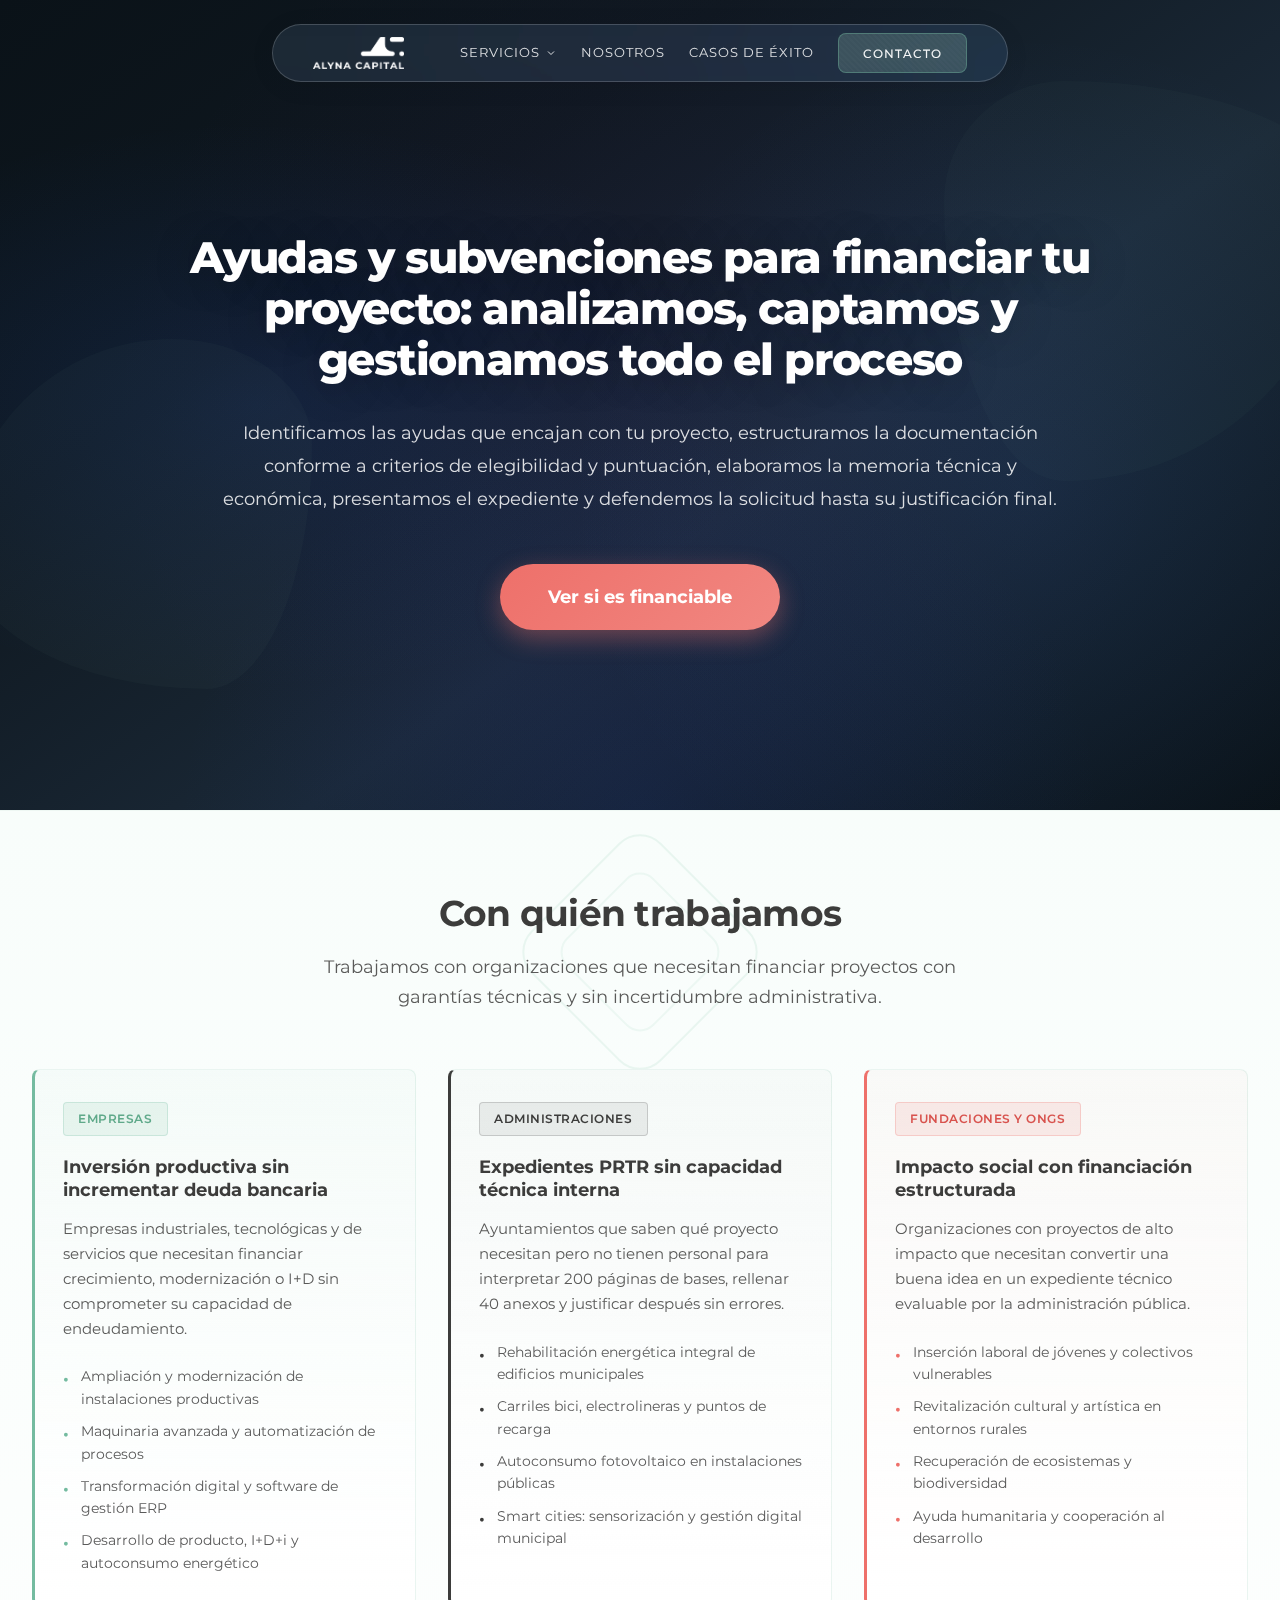
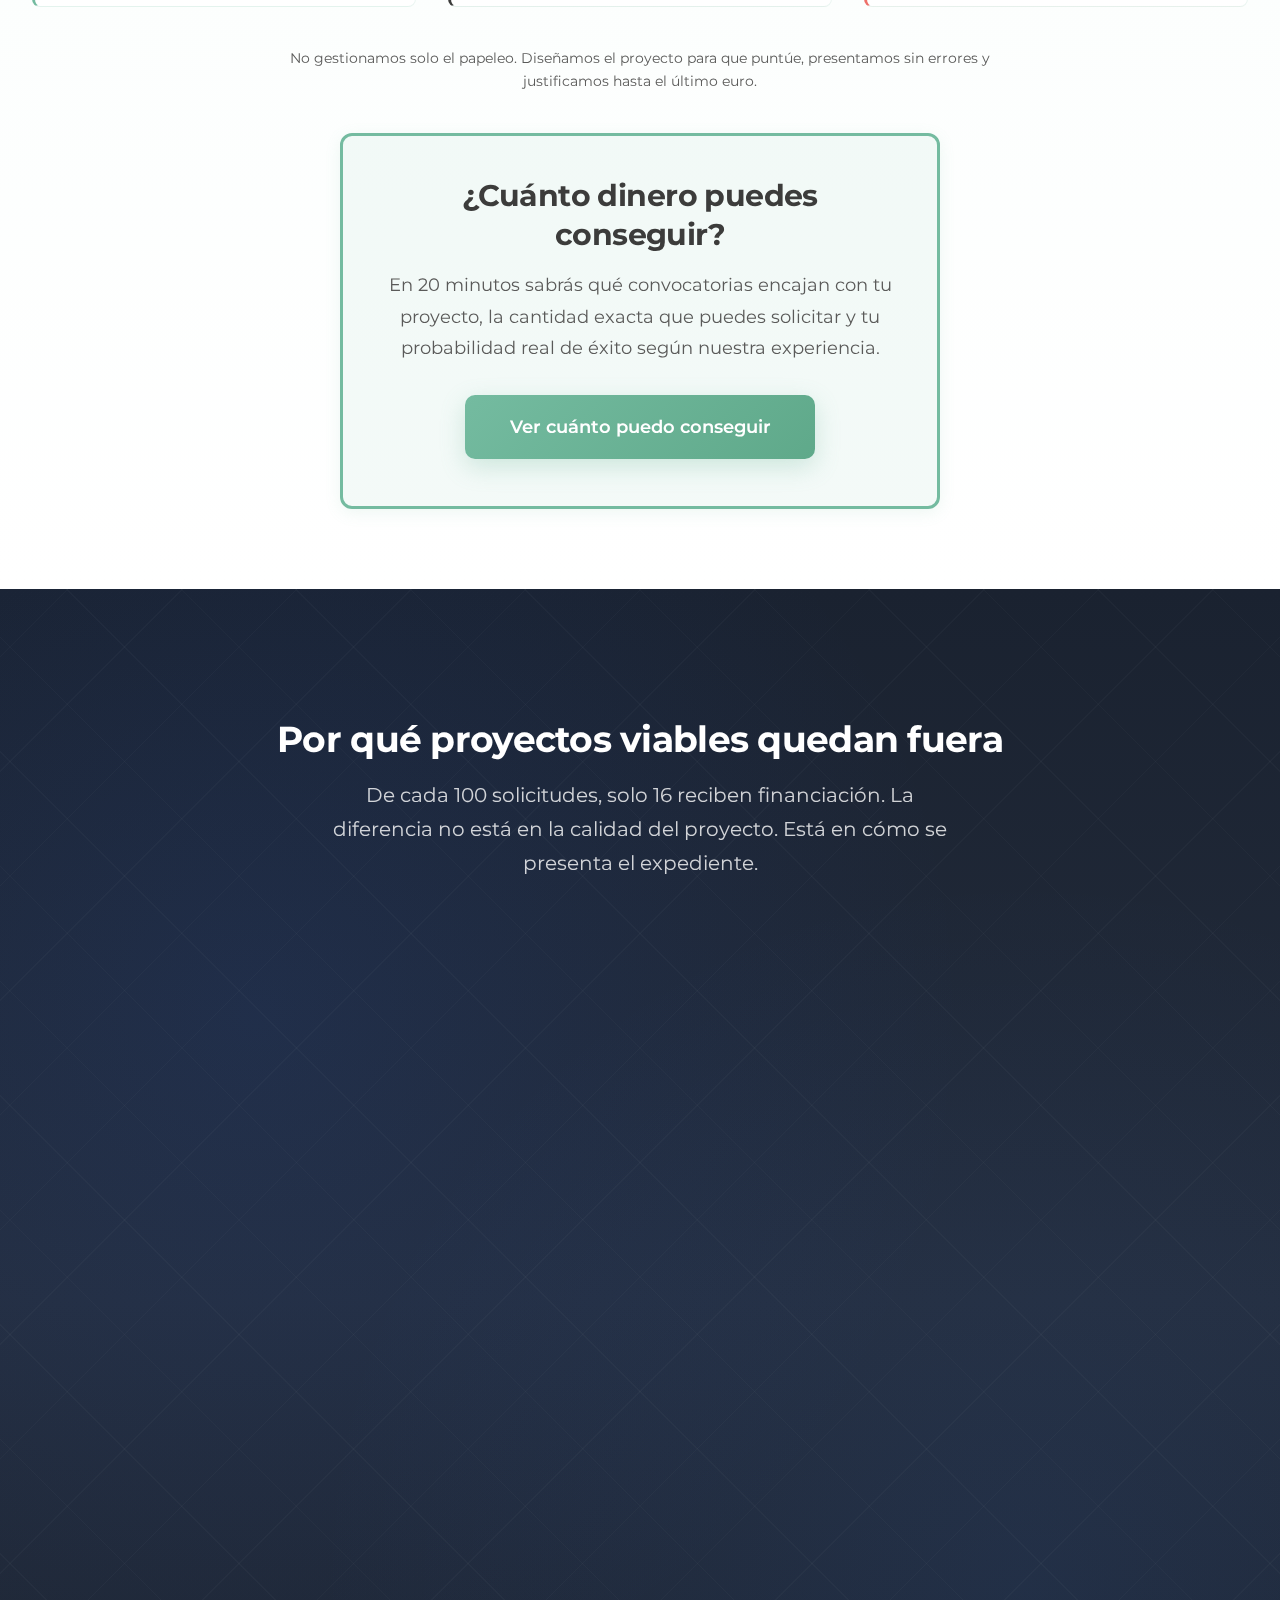
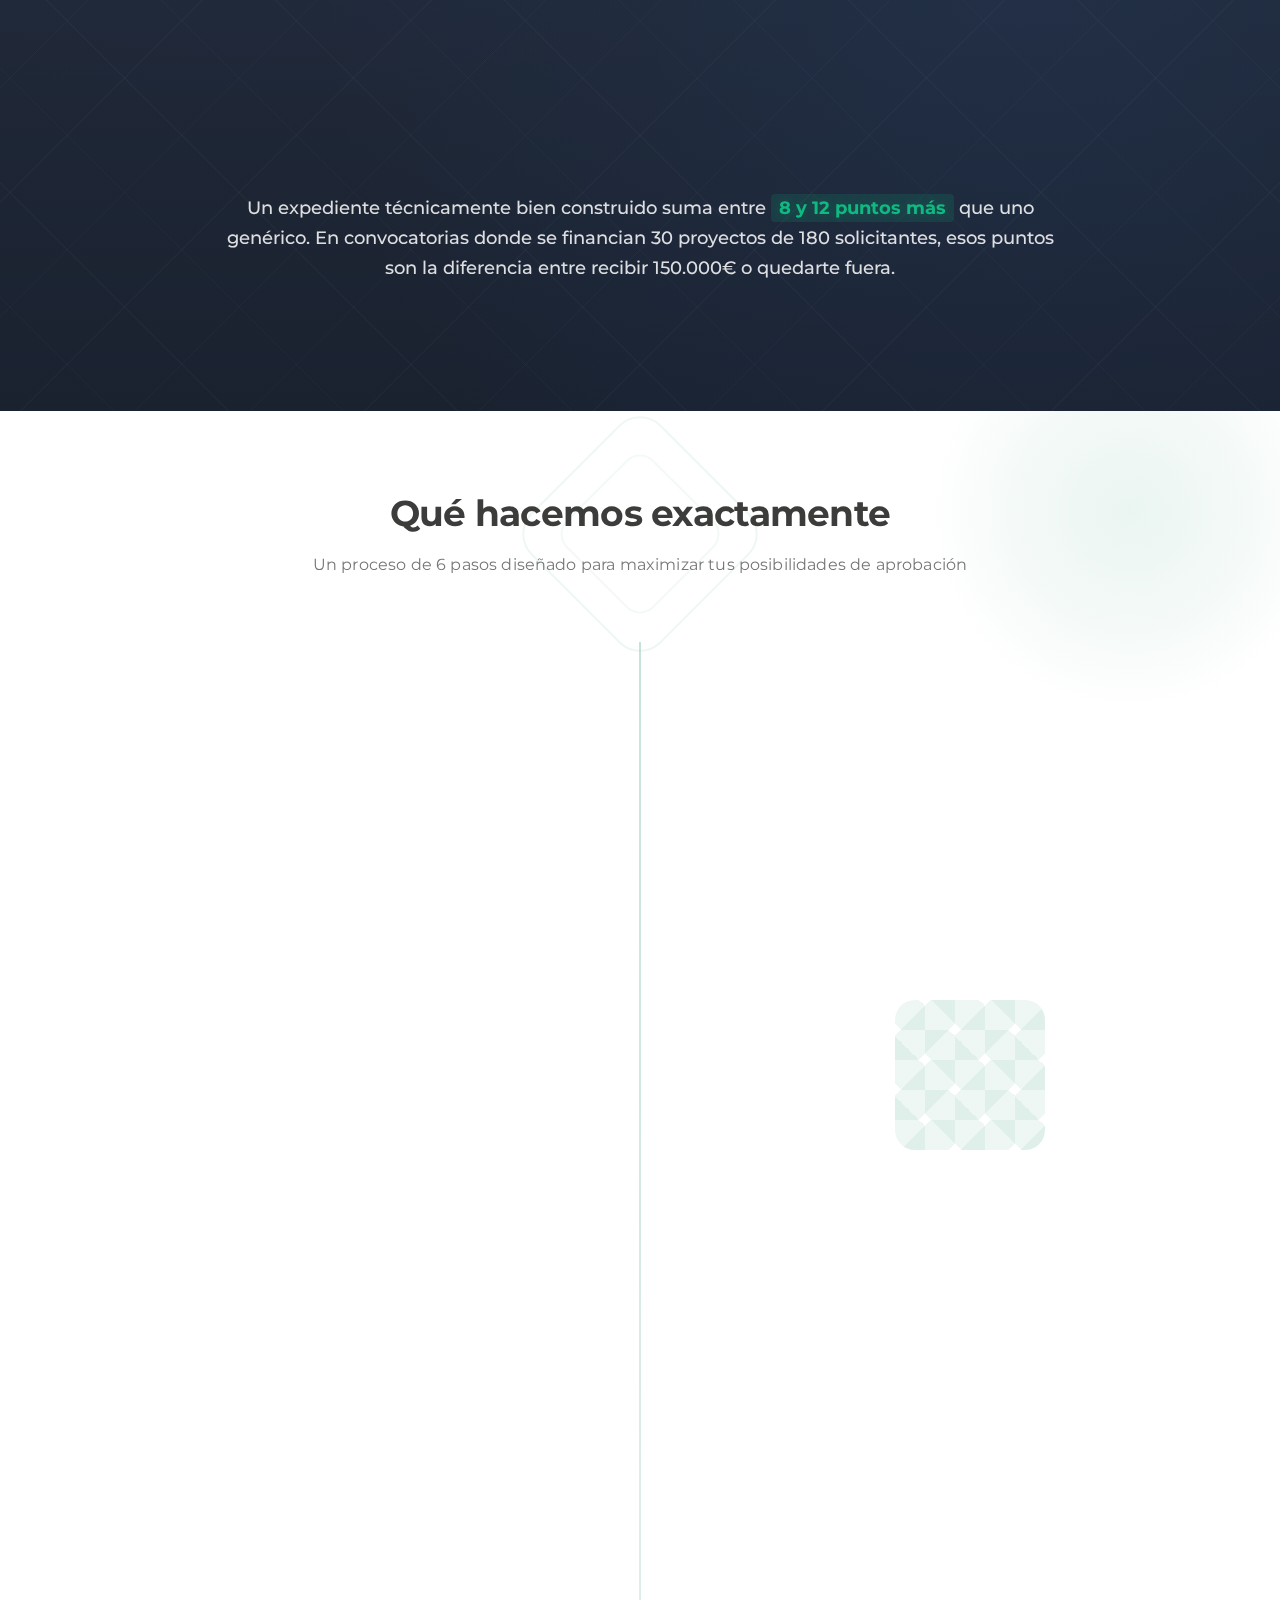
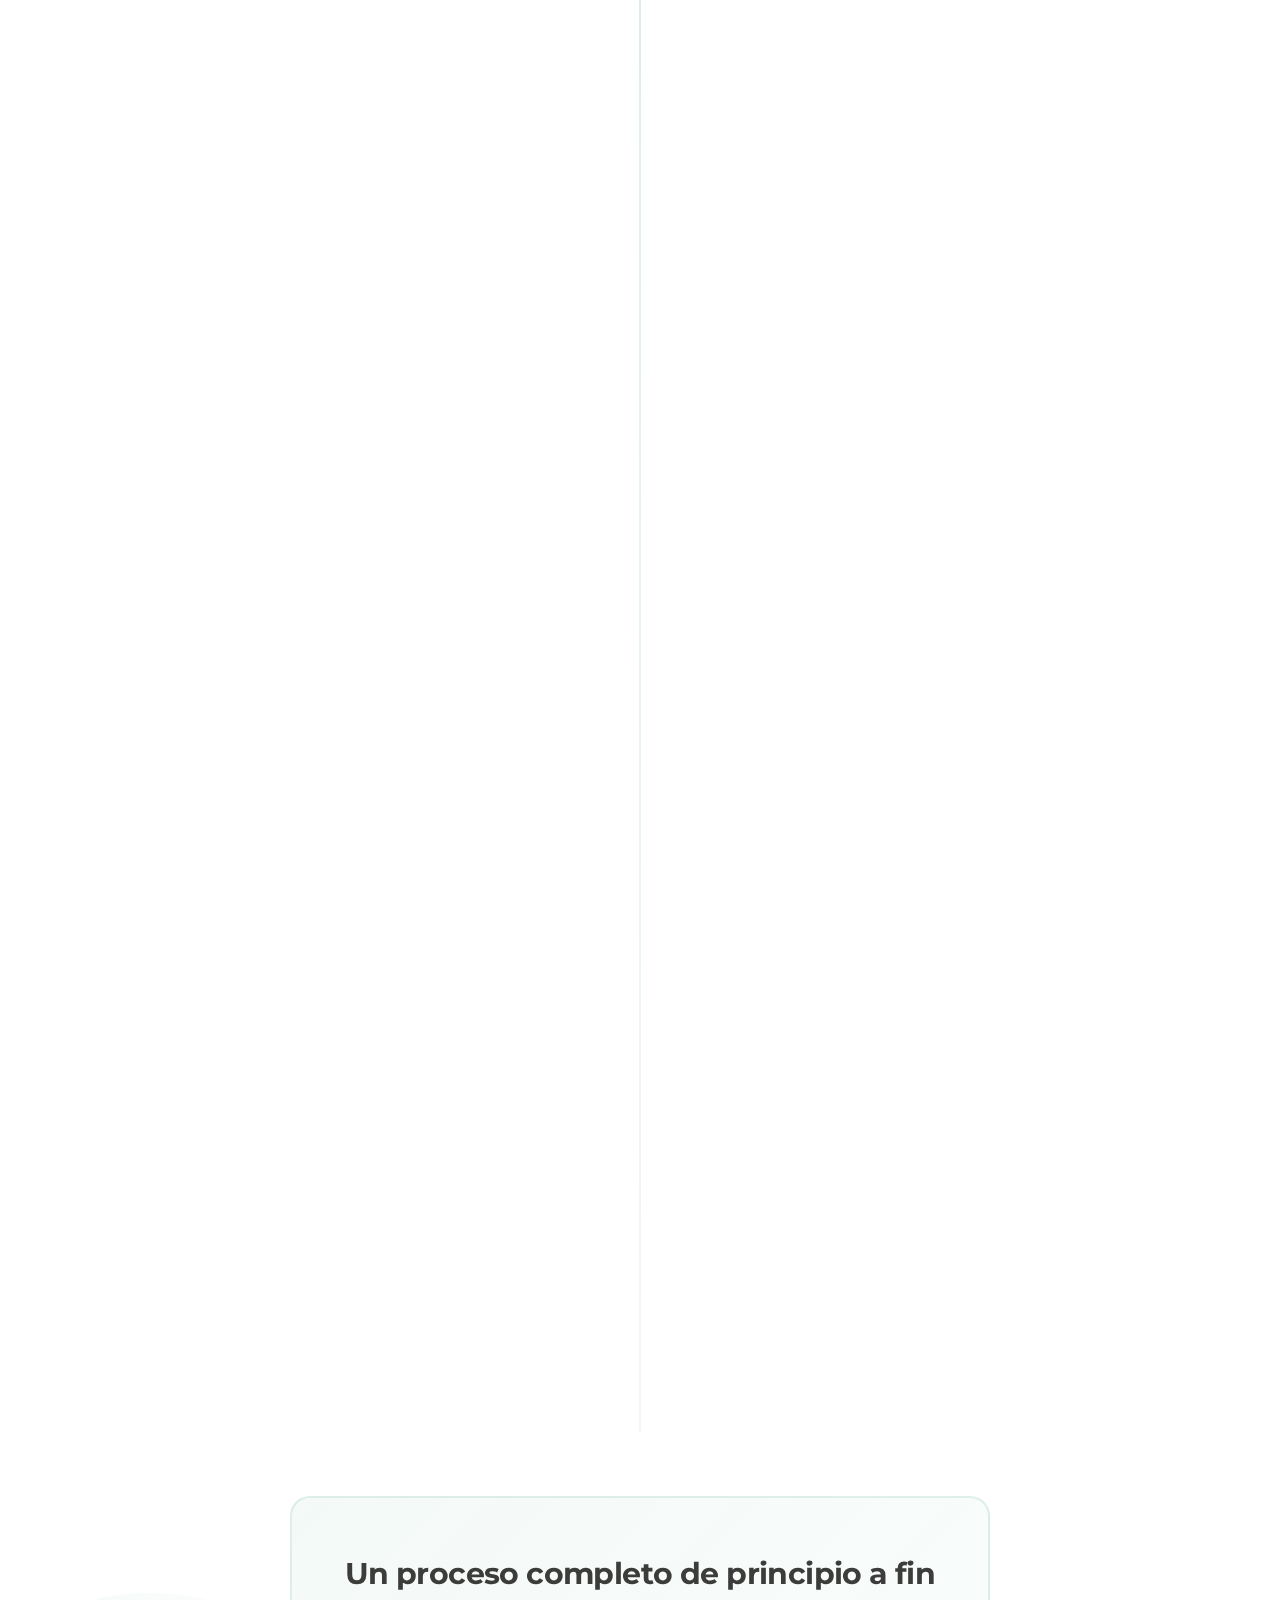
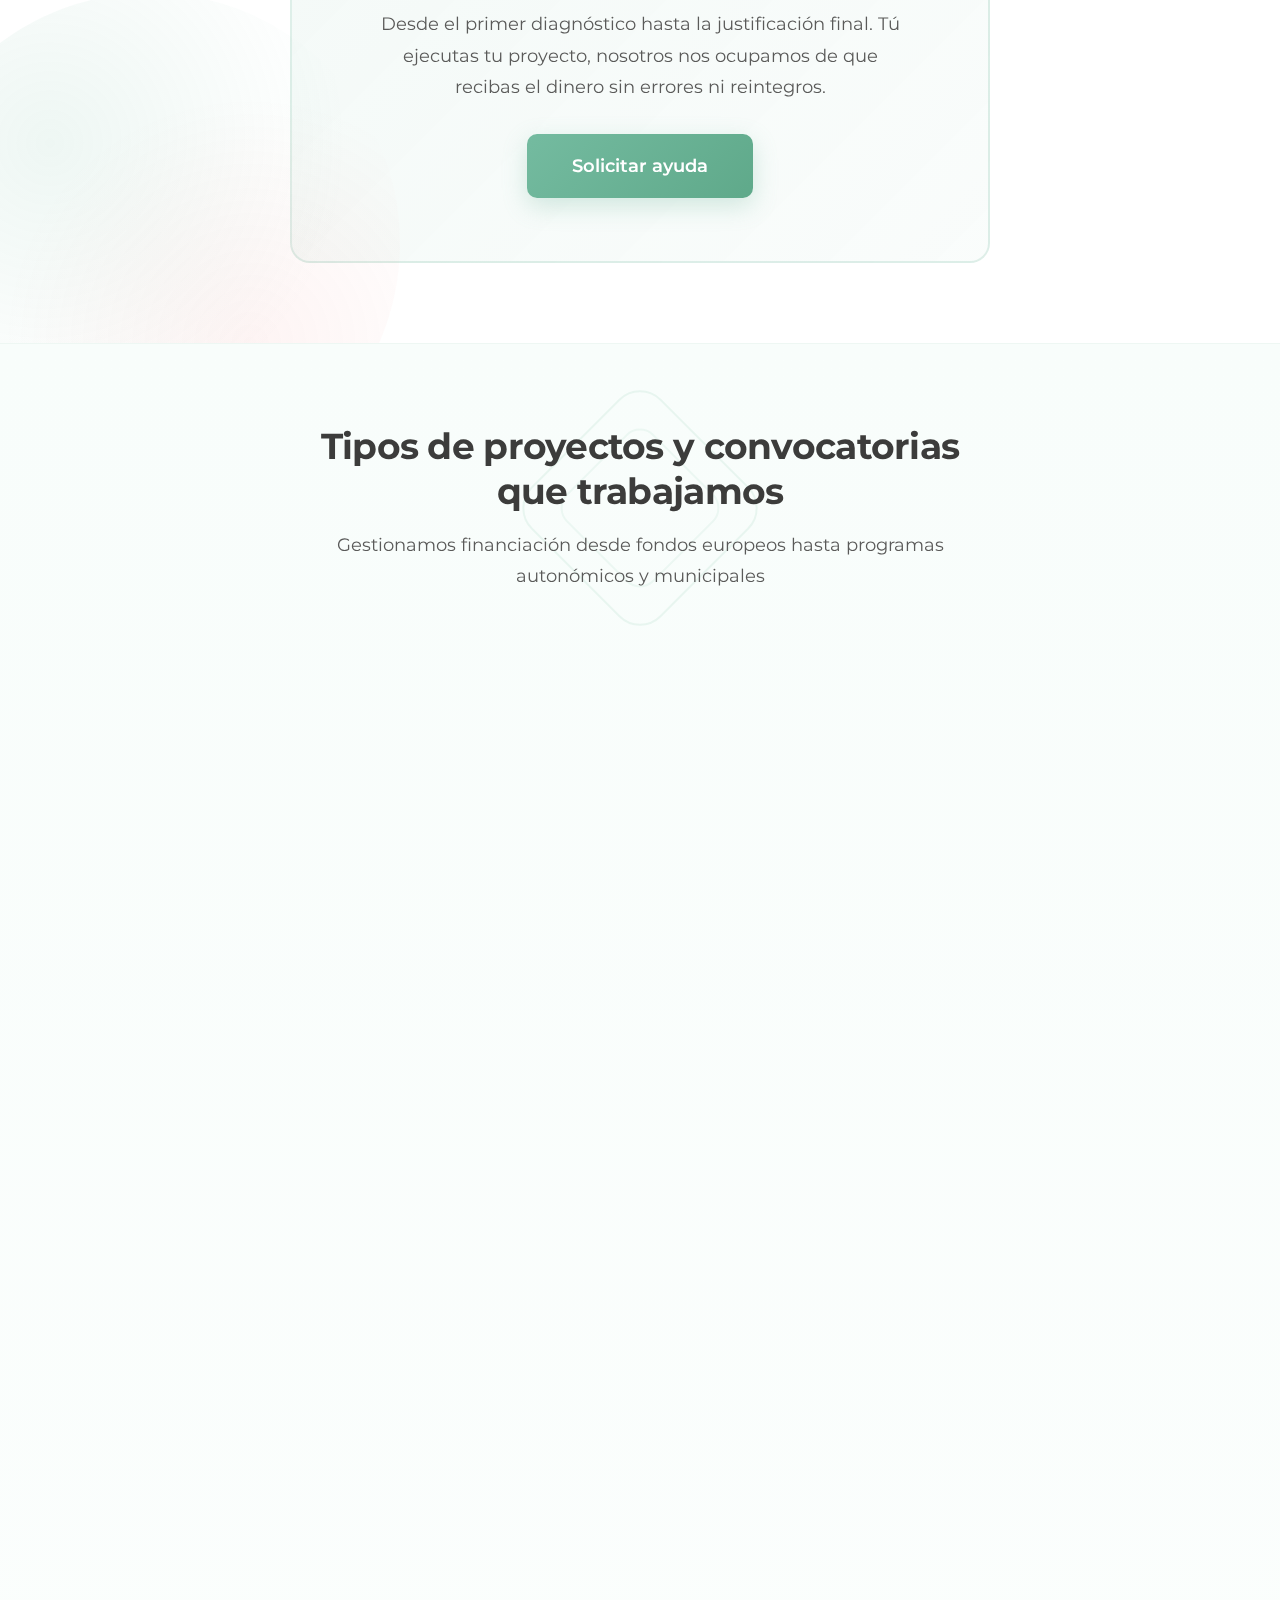
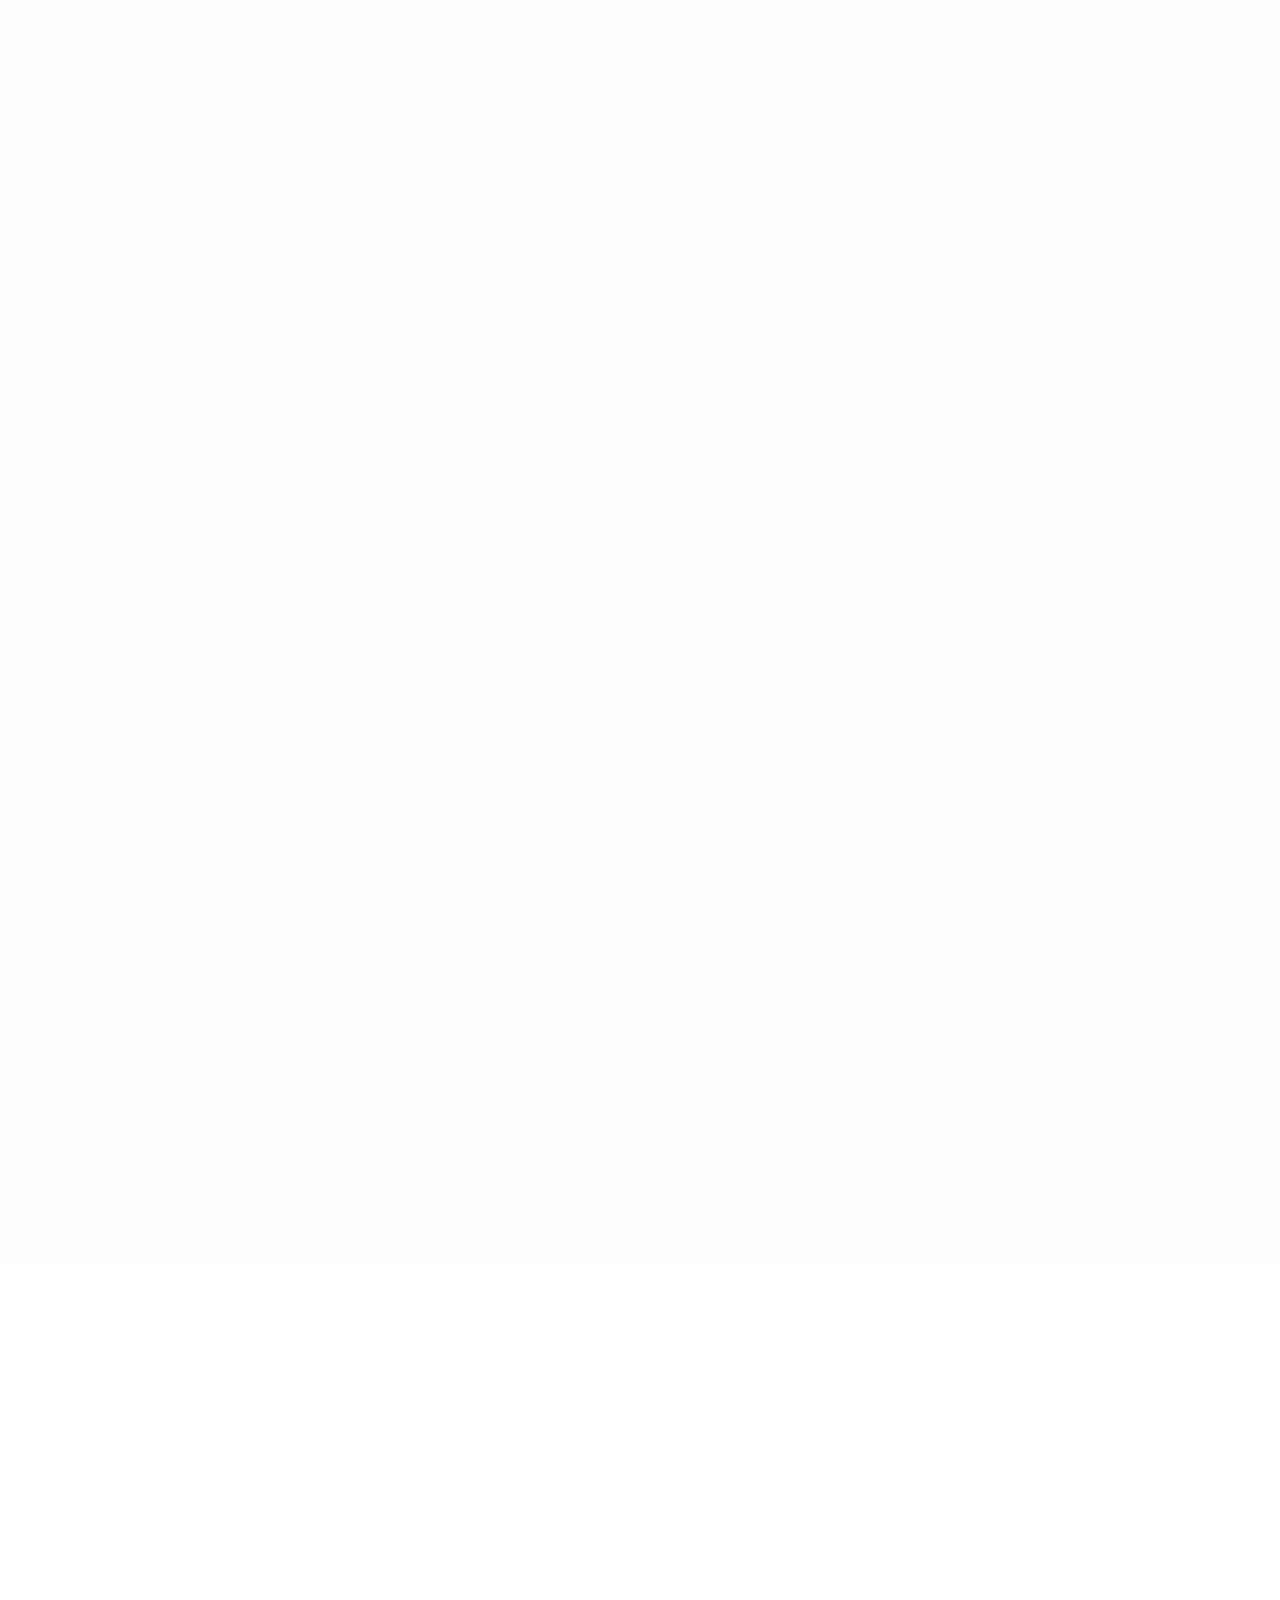
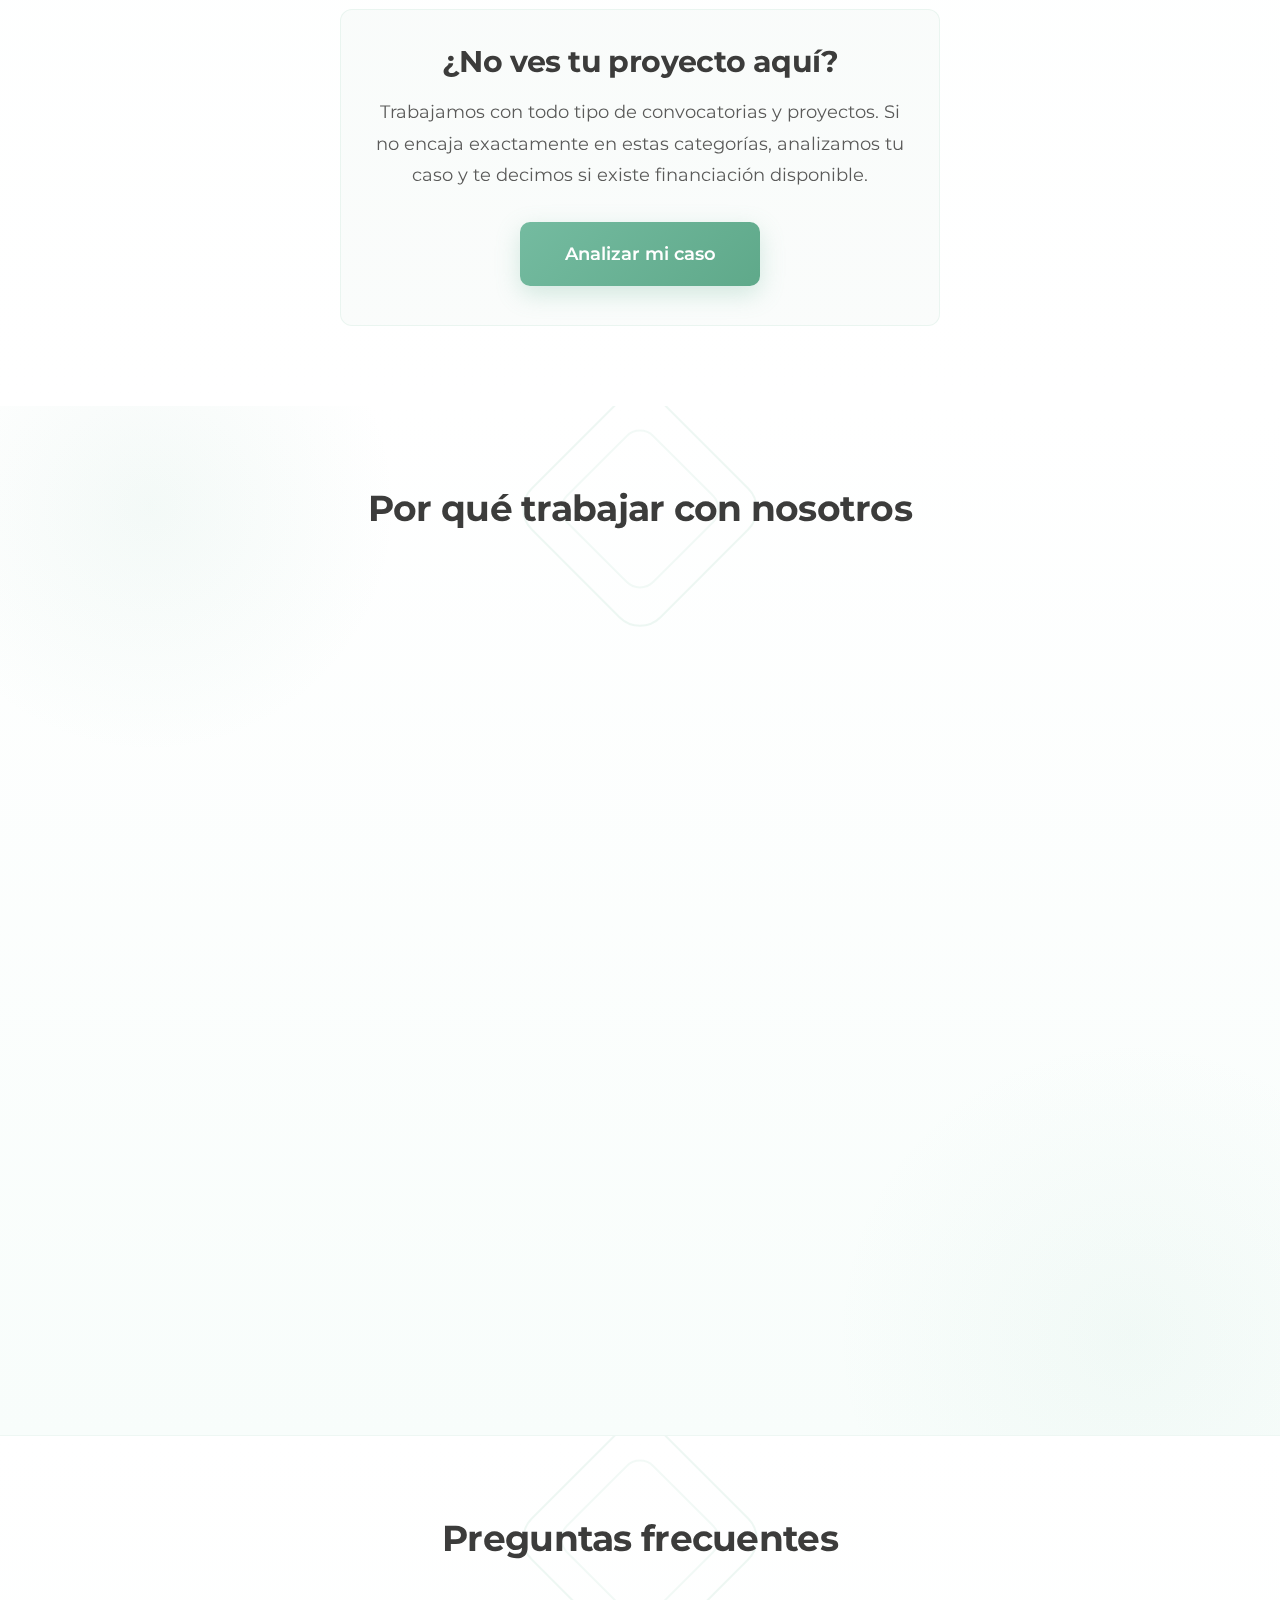
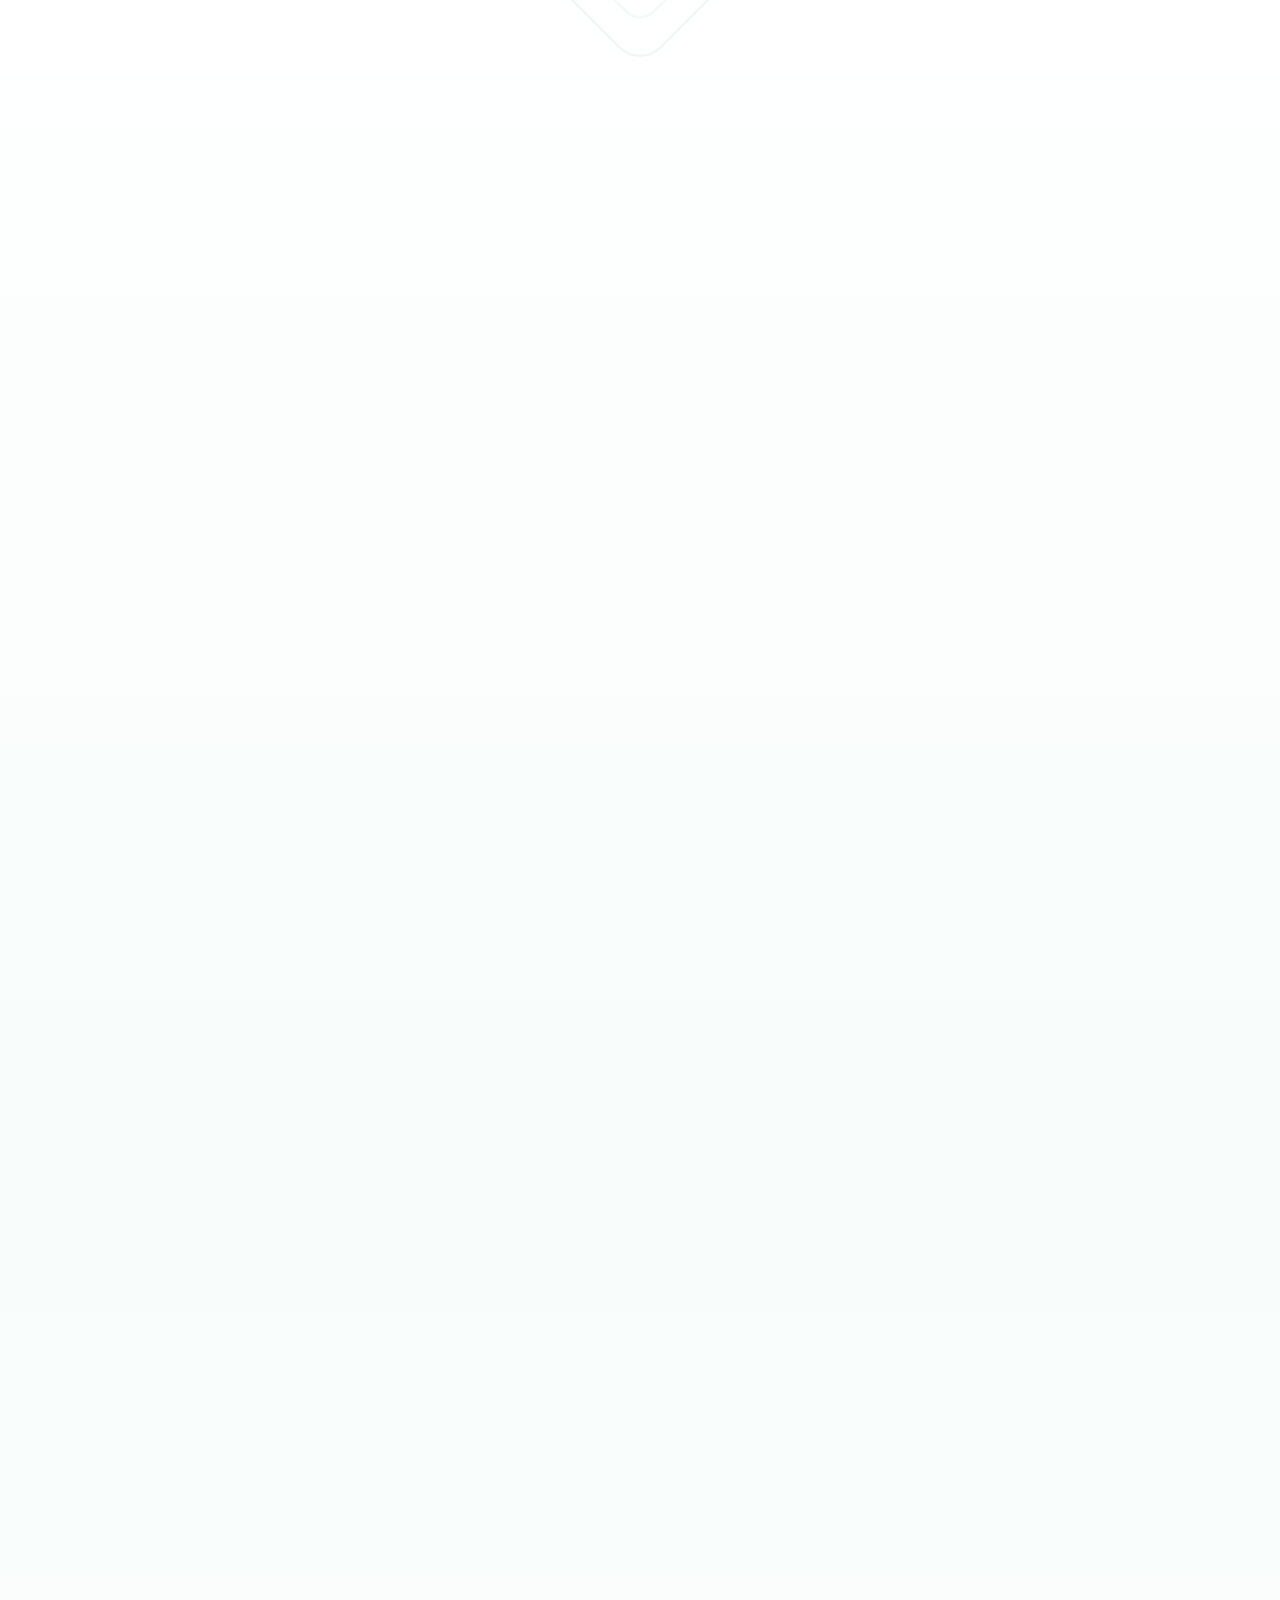
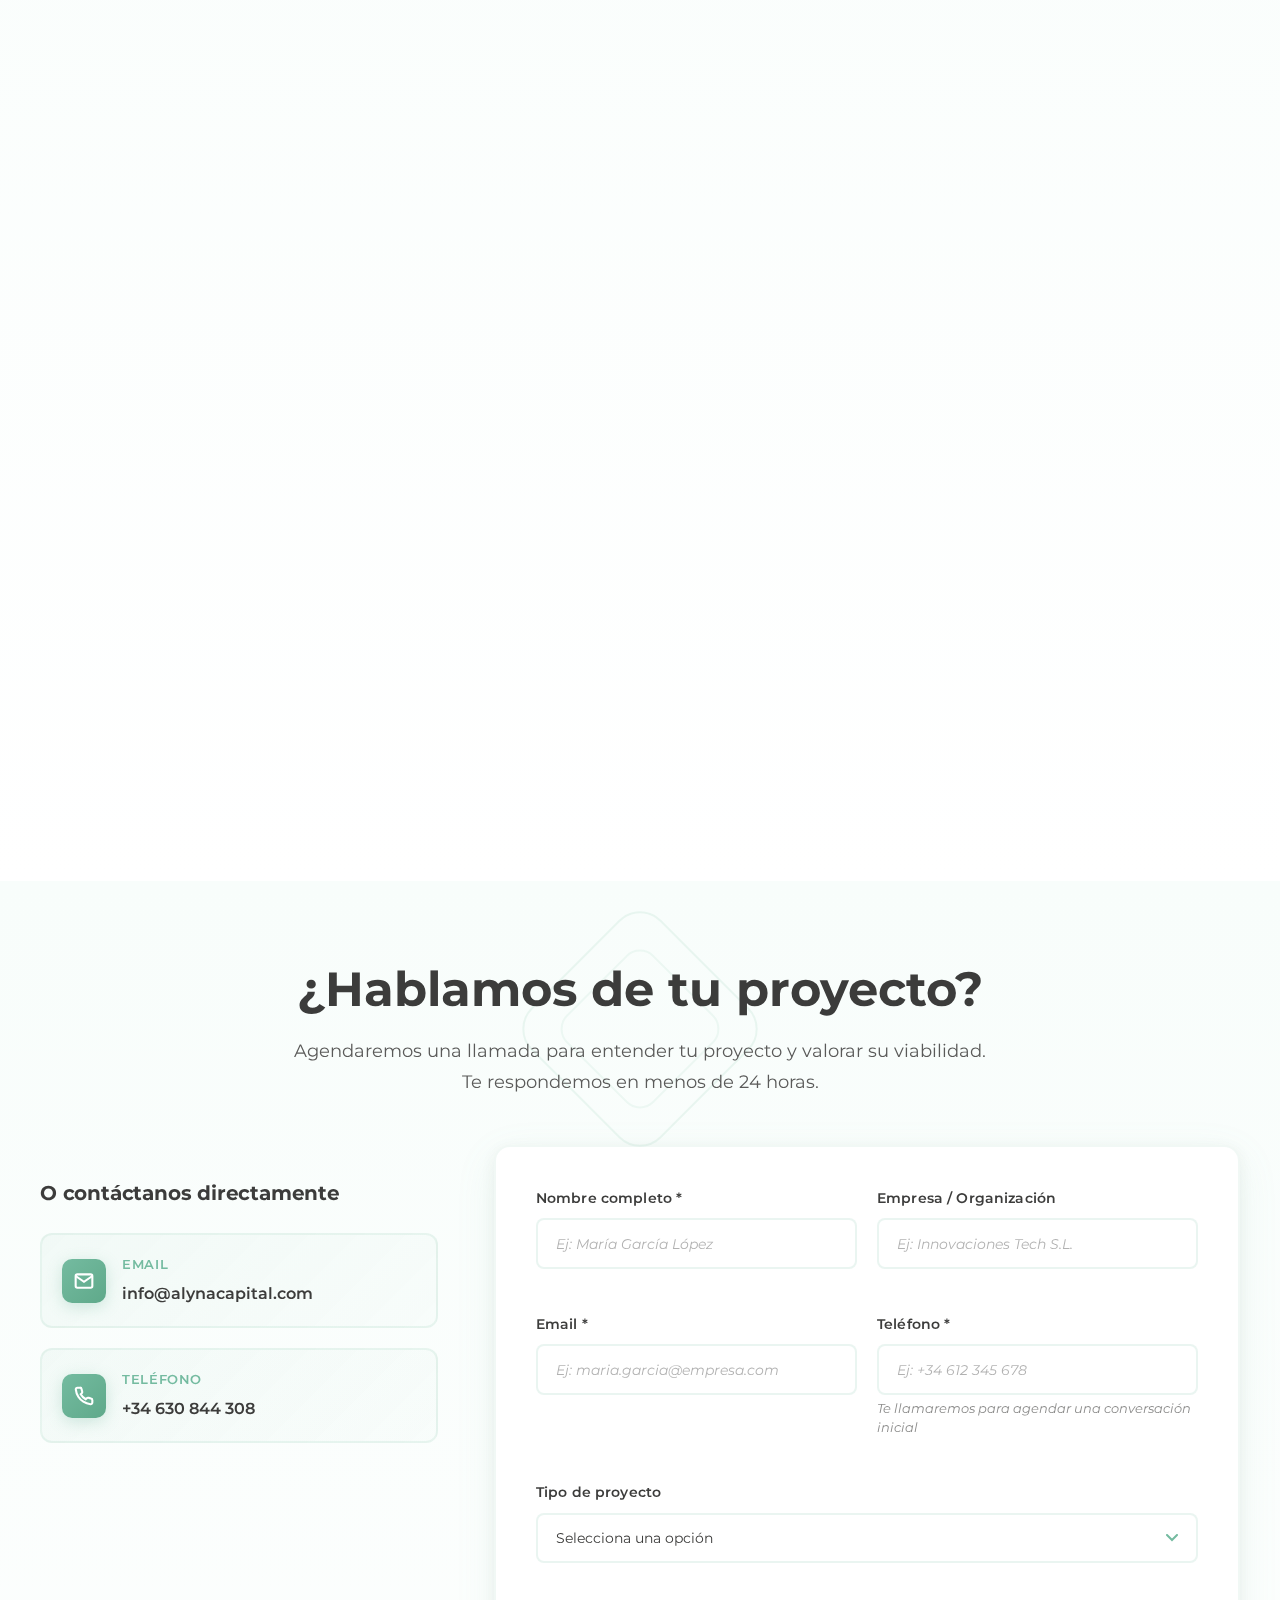
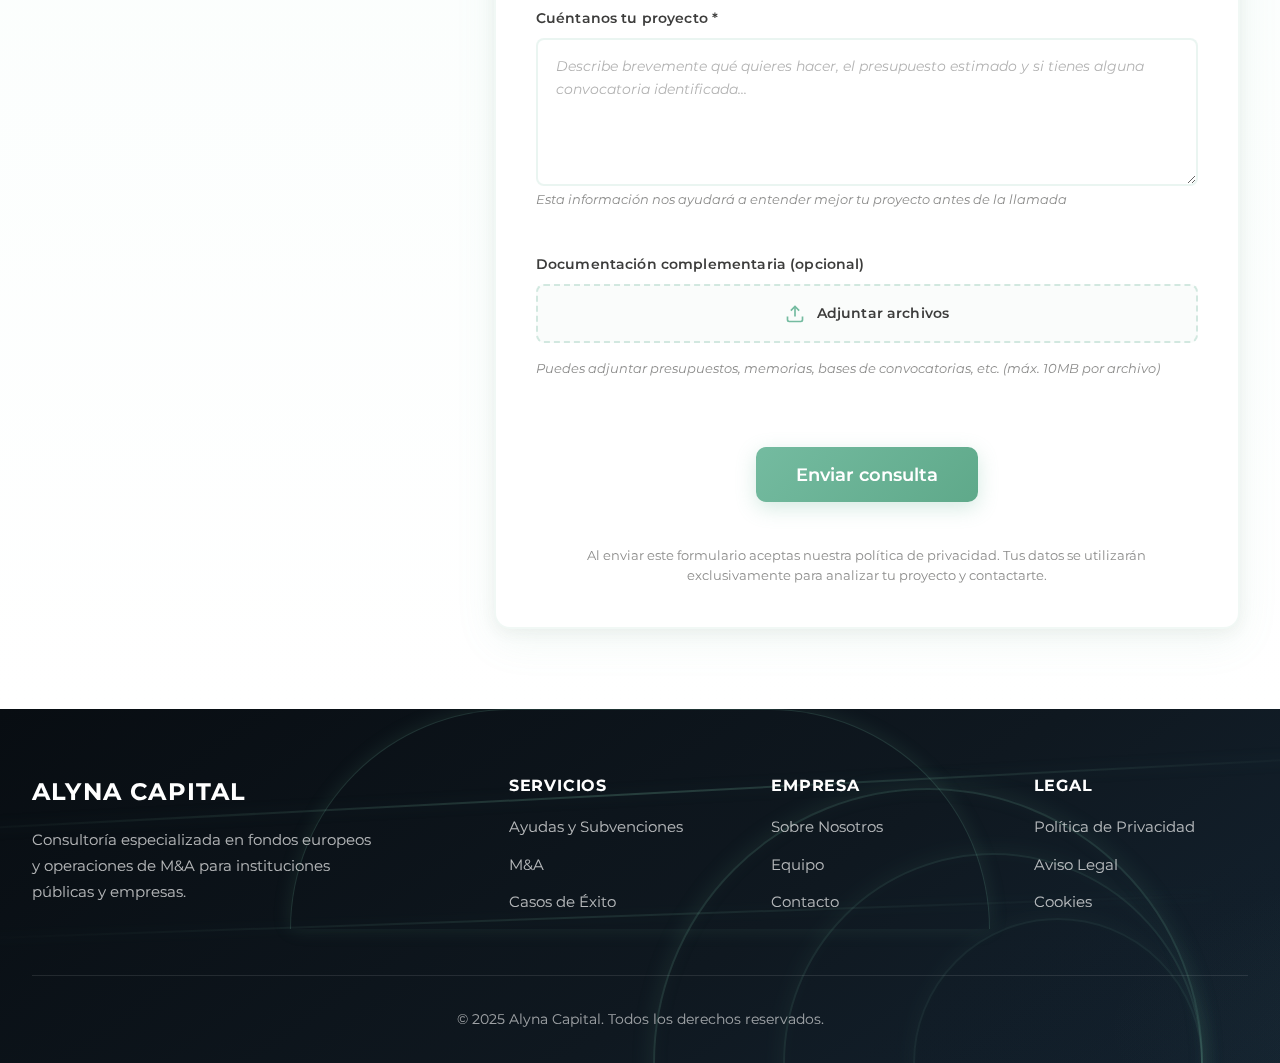
<file: ayudas-subvenciones.html>
<!DOCTYPE html>
<html lang="es">
<head>
    <meta charset="UTF-8">
    <meta name="viewport" content="width=device-width, initial-scale=1.0">
    <title>Ayudas y Subvenciones | Alyna Capital</title>
    <link rel="preconnect" href="https://fonts.googleapis.com">
    <link rel="preconnect" href="https://fonts.gstatic.com" crossorigin>
    <link href="https://fonts.googleapis.com/css2?family=Montserrat:ital,wght@0,300;0,400;0,500;0,600;0,700;0,800;1,400&display=swap" rel="stylesheet">
    <link rel="stylesheet" href="styles.css">
    <link rel="stylesheet" href="service-page.css">
</head>
<body class="service-page">
    <!-- Navigation -->
    <nav class="navbar">
        <div class="container">
            <a href="index.html" class="nav-brand">
                <img src="Logos/logo02.png" alt="Alyna Capital" class="logo-img">
            </a>
            <div class="nav-menu" id="navMenu">
                <div class="nav-item-dropdown">
                    <a href="index.html#servicios" class="nav-link nav-dropdown-trigger">
                        Servicios
                        <svg class="dropdown-icon" width="12" height="12" viewBox="0 0 24 24" fill="none" stroke="currentColor" stroke-width="2">
                            <polyline points="6 9 12 15 18 9"></polyline>
                        </svg>
                    </a>
                    <div class="nav-dropdown">
                        <a href="ayudas-subvenciones.html" class="nav-dropdown-item">
                            <span class="dropdown-item-title">Ayudas y Subvenciones</span>
                            <span class="dropdown-item-desc">Financiación para proyectos estratégicos</span>
                        </a>
                        <a href="fusiones-adquisiciones.html" class="nav-dropdown-item">
                            <span class="dropdown-item-title">Fusiones y Adquisiciones</span>
                            <span class="dropdown-item-desc">Venta de pequeñas y medianas empresas</span>
                        </a>
                    </div>
                </div>
                <a href="index.html#nosotros" class="nav-link">Nosotros</a>
                <a href="index.html#casos" class="nav-link">Casos de Éxito</a>
                <a href="index.html#contacto" class="nav-link nav-link-cta">Contacto</a>
            </div>
            <button class="mobile-toggle" id="mobileToggle">
                <span></span>
                <span></span>
                <span></span>
            </button>
        </div>
    </nav>

    <!-- Hero Section -->
    <section class="service-hero">
        <div class="service-hero-bg"></div>
        <div class="container">
            <div class="service-hero-content">
                <h1 class="service-hero-title">Ayudas y subvenciones para financiar tu proyecto: analizamos, captamos y gestionamos todo el proceso</h1>
                <p class="service-hero-subtitle">Identificamos las ayudas que encajan con tu proyecto, estructuramos la documentación conforme a criterios de elegibilidad y puntuación, elaboramos la memoria técnica y económica, presentamos el expediente y defendemos la solicitud hasta su justificación final.</p>
                <a href="#contacto" class="btn btn-service-hero">Ver si es financiable</a>
            </div>
        </div>
    </section>

    <!-- Con quién trabajamos -->
    <section class="service-section target-clients">
        <div class="container">
            <div class="section-intro centered">
                <h2 class="section-title">Con quién trabajamos</h2>
                <p class="section-description">Trabajamos con organizaciones que necesitan financiar proyectos con garantías técnicas y sin incertidumbre administrativa.</p>
            </div>

            <div class="target-grid-clean">
                <!-- Empresas -->
                <div class="target-card-clean card-empresas">
                    <div class="card-badge badge-empresas">Empresas</div>
                    <h3 class="target-category">Inversión productiva sin incrementar deuda bancaria</h3>
                    <p class="target-intro">Empresas industriales, tecnológicas y de servicios que necesitan financiar crecimiento, modernización o I+D sin comprometer su capacidad de endeudamiento.</p>

                    <div class="target-examples-list">
                        <span class="example-item">Ampliación y modernización de instalaciones productivas</span>
                        <span class="example-item">Maquinaria avanzada y automatización de procesos</span>
                        <span class="example-item">Transformación digital y software de gestión ERP</span>
                        <span class="example-item">Desarrollo de producto, I+D+i y autoconsumo energético</span>
                    </div>
                </div>

                <!-- Ayuntamientos -->
                <div class="target-card-clean card-admin">
                    <div class="card-badge badge-admin">Administraciones</div>
                    <h3 class="target-category">Expedientes PRTR sin capacidad técnica interna</h3>
                    <p class="target-intro">Ayuntamientos que saben qué proyecto necesitan pero no tienen personal para interpretar 200 páginas de bases, rellenar 40 anexos y justificar después sin errores.</p>

                    <div class="target-examples-list">
                        <span class="example-item">Rehabilitación energética integral de edificios municipales</span>
                        <span class="example-item">Carriles bici, electrolineras y puntos de recarga</span>
                        <span class="example-item">Autoconsumo fotovoltaico en instalaciones públicas</span>
                        <span class="example-item">Smart cities: sensorización y gestión digital municipal</span>
                    </div>
                </div>

                <!-- Fundaciones -->
                <div class="target-card-clean card-fundaciones">
                    <div class="card-badge badge-fundaciones">Fundaciones y ONGs</div>
                    <h3 class="target-category">Impacto social con financiación estructurada</h3>
                    <p class="target-intro">Organizaciones con proyectos de alto impacto que necesitan convertir una buena idea en un expediente técnico evaluable por la administración pública.</p>

                    <div class="target-examples-list">
                        <span class="example-item">Inserción laboral de jóvenes y colectivos vulnerables</span>
                        <span class="example-item">Revitalización cultural y artística en entornos rurales</span>
                        <span class="example-item">Recuperación de ecosistemas y biodiversidad</span>
                        <span class="example-item">Ayuda humanitaria y cooperación al desarrollo</span>
                    </div>
                </div>
            </div>

            <p class="target-closing">No gestionamos solo el papeleo. Diseñamos el proyecto para que puntúe, presentamos sin errores y justificamos hasta el último euro.</p>

            <!-- CTA después de targets -->
            <div class="section-cta-box">
                <h3 class="cta-box-title">¿Cuánto dinero puedes conseguir?</h3>
                <p class="cta-box-text">En 20 minutos sabrás qué convocatorias encajan con tu proyecto, la cantidad exacta que puedes solicitar y tu probabilidad real de éxito según nuestra experiencia.</p>
                <a href="#contacto" class="btn btn-cta-primary">Ver cuánto puedo conseguir</a>
            </div>
        </div>
    </section>

    <!-- El problema que resolvemos -->
    <section class="service-section problem-section">
        <div class="container">
            <div class="problem-content">
                <h2 class="section-title">Por qué proyectos viables quedan fuera</h2>
                <p class="problem-subtitle">De cada 100 solicitudes, solo 16 reciben financiación. La diferencia no está en la calidad del proyecto. Está en cómo se presenta el expediente.</p>

                <div class="problem-reasons">
                    <!-- Reason 1 -->
                    <div class="reason-item" data-reveal>
                        <div class="reason-layout">
                            <div class="reason-number-large">1</div>
                            <div class="reason-main">
                                <h3 class="reason-title">Memoria técnica sin cifras concretas</h3>
                                <div class="battle-layout">
                                    <div class="battle-card rejected">
                                        <div class="battle-badge">Rechazado</div>
                                        <div class="battle-content">
                                            <p>"Mejoraremos la eficiencia energética..."</p>
                                        </div>
                                    </div>
                                    <div class="battle-vs">VS</div>
                                    <div class="battle-card approved">
                                        <div class="battle-badge">Aprobado</div>
                                        <div class="battle-content">
                                            <p>"Reducción del <strong>38%</strong> en consumo eléctrico..."</p>
                                        </div>
                                    </div>
                                </div>
                                <button class="btn-view-example" data-modal="modal-1">Ver ejemplo completo</button>
                            </div>
                        </div>
                    </div>

                    <!-- Reason 2 -->
                    <div class="reason-item" data-reveal>
                        <div class="reason-layout">
                            <div class="reason-number-large">2</div>
                            <div class="reason-main">
                                <h3 class="reason-title">Presupuesto sin desglose justificado</h3>
                                <div class="battle-layout">
                                    <div class="battle-card rejected">
                                        <div class="battle-badge">Rechazado</div>
                                        <div class="battle-content">
                                            <p>"Software de gestión ERP: 45.000€"</p>
                                        </div>
                                    </div>
                                    <div class="battle-vs">VS</div>
                                    <div class="battle-card approved">
                                        <div class="battle-badge">Aprobado</div>
                                        <div class="battle-content">
                                            <p>"ERP SAP Business One: <strong>18 licencias</strong> nominativas..."</p>
                                        </div>
                                    </div>
                                </div>
                                <button class="btn-view-example" data-modal="modal-2">Ver ejemplo completo</button>
                            </div>
                        </div>
                    </div>

                    <!-- Reason 3 -->
                    <div class="reason-item" data-reveal>
                        <div class="reason-layout">
                            <div class="reason-number-large">3</div>
                            <div class="reason-main">
                                <h3 class="reason-title">Indicadores sin base de cálculo</h3>
                                <div class="battle-layout">
                                    <div class="battle-card rejected">
                                        <div class="battle-badge">Rechazado</div>
                                        <div class="battle-content">
                                            <p>"Aumentaremos la productividad..."</p>
                                        </div>
                                    </div>
                                    <div class="battle-vs">VS</div>
                                    <div class="battle-card approved">
                                        <div class="battle-badge">Aprobado</div>
                                        <div class="battle-content">
                                            <p>"Incremento del <strong>28%</strong> en producción por empleado..."</p>
                                        </div>
                                    </div>
                                </div>
                                <button class="btn-view-example" data-modal="modal-3">Ver ejemplo completo</button>
                            </div>
                        </div>
                    </div>

                    <!-- Reason 4 -->
                    <div class="reason-item" data-reveal>
                        <div class="reason-layout">
                            <div class="reason-number-large alert-number">4</div>
                            <div class="reason-main">
                                <h3 class="reason-title">Error administrativo que causa inadmisión</h3>
                                <div class="alert-box">
                                    <div class="alert-badge">⚠️ Inadmisión Directa</div>
                                    <div class="alert-examples">
                                        <span class="alert-item">Certificado AEAT caducado <strong>8 días</strong></span>
                                        <span class="alert-divider">•</span>
                                        <span class="alert-item">Firma electrónica incorrecta</span>
                                        <span class="alert-divider">•</span>
                                        <span class="alert-item">PDF estándar en vez de PDF/A</span>
                                    </div>
                                </div>
                                <div class="reason-impact danger">
                                    <span class="impact-number">6</span>
                                    <span class="impact-text">meses de trabajo perdidos</span>
                                </div>
                            </div>
                        </div>
                    </div>
                </div>

                <p class="problem-conclusion-strong">Un expediente técnicamente bien construido suma entre <strong>8 y 12 puntos más</strong> que uno genérico. En convocatorias donde se financian 30 proyectos de 180 solicitantes, esos puntos son la diferencia entre recibir 150.000€ o quedarte fuera.</p>
            </div>
        </div>

        <!-- Modals -->
        <!-- Modal 1 -->
        <div id="modal-1" class="example-modal">
            <div class="modal-overlay"></div>
            <div class="modal-content">
                <button class="modal-close" aria-label="Cerrar modal">&times;</button>
                <h3 class="modal-title">Memoria técnica sin cifras concretas</h3>
                <div class="modal-comparison">
                    <div class="modal-card rejected">
                        <div class="modal-badge">❌ Rechazado</div>
                        <p>"Mejoraremos la eficiencia energética del edificio."</p>
                    </div>
                    <div class="modal-card approved">
                        <div class="modal-badge">✅ Aprobado</div>
                        <p>"Reducción del <strong>38%</strong> en consumo eléctrico (de 142.000 kWh/año a 88.000 kWh/año) mediante instalación de <strong>85 kW</strong> fotovoltaicos + envolvente térmica con U=0,18 W/m²K."</p>
                    </div>
                </div>
                <div class="modal-impact">
                    <span class="impact-number">+9</span>
                    <span class="impact-text">puntos en el baremo</span>
                </div>
            </div>
        </div>

        <!-- Modal 2 -->
        <div id="modal-2" class="example-modal">
            <div class="modal-overlay"></div>
            <div class="modal-content">
                <button class="modal-close" aria-label="Cerrar modal">&times;</button>
                <h3 class="modal-title">Presupuesto sin desglose justificado</h3>
                <div class="modal-comparison">
                    <div class="modal-card rejected">
                        <div class="modal-badge">❌ Rechazado</div>
                        <p>"Software de gestión ERP: 45.000€"</p>
                    </div>
                    <div class="modal-card approved">
                        <div class="modal-badge">✅ Aprobado</div>
                        <p>"ERP SAP Business One: <strong>18 licencias</strong> nominativas (12 usuarios producción + 4 gestión + 2 administración), módulos FI-CO, MM, PP, SD. Implantación: <strong>180 horas</strong> consultoría certificada. Proveedor: Ibermática (partner gold SAP). Total: 45.200€ (oferta adjunta, pág. 47)."</p>
                    </div>
                </div>
                <div class="modal-impact">
                    <span class="impact-icon">⚠️</span>
                    <span class="impact-text">El primero queda excluido en fase técnica</span>
                </div>
            </div>
        </div>

        <!-- Modal 3 -->
        <div id="modal-3" class="example-modal">
            <div class="modal-overlay"></div>
            <div class="modal-content">
                <button class="modal-close" aria-label="Cerrar modal">&times;</button>
                <h3 class="modal-title">Indicadores sin base de cálculo</h3>
                <div class="modal-comparison">
                    <div class="modal-card rejected">
                        <div class="modal-badge">❌ Rechazado</div>
                        <p>"Aumentaremos la productividad y crearemos empleo de calidad."</p>
                    </div>
                    <div class="modal-card approved">
                        <div class="modal-badge">✅ Aprobado</div>
                        <p>"Incremento del <strong>28%</strong> en producción por empleado (de 187 uds/día a 240 uds/día) en <strong>14 meses</strong>. Contratación de <strong>3 técnicos</strong> especializados con contrato indefinido (2 ingenieros industriales + 1 técnico en automatización), salario medio bruto 32.400€/año."</p>
                    </div>
                </div>
                <div class="modal-impact">
                    <span class="impact-icon">✓</span>
                    <span class="impact-text">Indicadores medibles y trazables</span>
                </div>
            </div>
        </div>
    </section>

    <!-- Qué hacemos exactamente -->
    <section class="service-section process-section-service">
        <div class="container">
            <div class="section-intro centered">
                <h2 class="section-title">Qué hacemos exactamente</h2>
                <p class="section-subtitle-process">Un proceso de 6 pasos diseñado para maximizar tus posibilidades de aprobación</p>
            </div>

            <div class="process-timeline">
                <!-- Step 1 -->
                <div class="timeline-item" data-step="1">
                    <div class="timeline-connector">
                        <div class="timeline-dot"></div>
                        <div class="timeline-line"></div>
                    </div>
                    <div class="timeline-content timeline-left">
                        <div class="timeline-number">01</div>
                        <div class="timeline-card">
                            <span class="timeline-badge">Análisis inicial</span>
                            <h3 class="timeline-title">Diagnóstico de encaje</h3>
                            <p class="timeline-desc">Analizamos si el proyecto es realmente financiable según criterios de elegibilidad, puntuación, calendario, costes elegibles y riesgos.</p>
                            <div class="timeline-deliverable">
                                <svg width="16" height="16" viewBox="0 0 24 24" fill="none" stroke="currentColor" stroke-width="2">
                                    <polyline points="20 6 9 17 4 12"></polyline>
                                </svg>
                                <span>Informe de viabilidad</span>
                            </div>
                        </div>
                    </div>
                </div>

                <!-- Step 2 -->
                <div class="timeline-item" data-step="2">
                    <div class="timeline-connector">
                        <div class="timeline-dot"></div>
                        <div class="timeline-line"></div>
                    </div>
                    <div class="timeline-content timeline-right">
                        <div class="timeline-number">02</div>
                        <div class="timeline-card">
                            <span class="timeline-badge">Planificación estratégica</span>
                            <h3 class="timeline-title">Estrategia de convocatoria</h3>
                            <p class="timeline-desc">Seleccionamos la convocatoria más adecuada. Si ya tienes una identificada, la analizamos, valoramos el encaje y, si procede, la trabajamos contigo.</p>
                            <div class="timeline-deliverable">
                                <svg width="16" height="16" viewBox="0 0 24 24" fill="none" stroke="currentColor" stroke-width="2">
                                    <polyline points="20 6 9 17 4 12"></polyline>
                                </svg>
                                <span>Plan de actuación</span>
                            </div>
                        </div>
                    </div>
                </div>

                <!-- Step 3 -->
                <div class="timeline-item" data-step="3">
                    <div class="timeline-connector">
                        <div class="timeline-dot"></div>
                        <div class="timeline-line"></div>
                    </div>
                    <div class="timeline-content timeline-left">
                        <div class="timeline-number">03</div>
                        <div class="timeline-card">
                            <span class="timeline-badge">Diseño técnico</span>
                            <h3 class="timeline-title">Construcción técnica del proyecto</h3>
                            <p class="timeline-desc">Convertimos tu idea en un proyecto evaluable con actuaciones, indicadores, objetivos, cronograma y presupuesto elegible.</p>
                            <div class="timeline-deliverable">
                                <svg width="16" height="16" viewBox="0 0 24 24" fill="none" stroke="currentColor" stroke-width="2">
                                    <polyline points="20 6 9 17 4 12"></polyline>
                                </svg>
                                <span>Estructura del proyecto</span>
                            </div>
                        </div>
                    </div>
                </div>

                <!-- Step 4 -->
                <div class="timeline-item" data-step="4">
                    <div class="timeline-connector">
                        <div class="timeline-dot"></div>
                        <div class="timeline-line"></div>
                    </div>
                    <div class="timeline-content timeline-right">
                        <div class="timeline-number">04</div>
                        <div class="timeline-card">
                            <span class="timeline-badge">Redacción profesional</span>
                            <h3 class="timeline-title">Elaboración de la memoria técnica y económica</h3>
                            <p class="timeline-desc">Redactamos la memoria completa siguiendo criterios de valoración, con narrativa clara y cuadro económico trazable.</p>
                            <div class="timeline-deliverable">
                                <svg width="16" height="16" viewBox="0 0 24 24" fill="none" stroke="currentColor" stroke-width="2">
                                    <polyline points="20 6 9 17 4 12"></polyline>
                                </svg>
                                <span>Memoria completa</span>
                            </div>
                        </div>
                    </div>
                </div>

                <!-- Step 5 -->
                <div class="timeline-item" data-step="5">
                    <div class="timeline-connector">
                        <div class="timeline-dot"></div>
                        <div class="timeline-line"></div>
                    </div>
                    <div class="timeline-content timeline-left">
                        <div class="timeline-number">05</div>
                        <div class="timeline-card">
                            <span class="timeline-badge">Tramitación</span>
                            <h3 class="timeline-title">Preparación y presentación del expediente</h3>
                            <p class="timeline-desc">Nos ocupamos de la documentación administrativa, anexos, formatos, firmas y presentación en sede electrónica.</p>
                            <div class="timeline-deliverable">
                                <svg width="16" height="16" viewBox="0 0 24 24" fill="none" stroke="currentColor" stroke-width="2">
                                    <polyline points="20 6 9 17 4 12"></polyline>
                                </svg>
                                <span>Expediente presentado</span>
                            </div>
                        </div>
                    </div>
                </div>

                <!-- Step 6 -->
                <div class="timeline-item" data-step="6">
                    <div class="timeline-connector">
                        <div class="timeline-dot timeline-dot-final"></div>
                    </div>
                    <div class="timeline-content timeline-right">
                        <div class="timeline-number">06</div>
                        <div class="timeline-card">
                            <span class="timeline-badge">Seguimiento completo</span>
                            <h3 class="timeline-title">Subsanaciones y justificación final</h3>
                            <p class="timeline-desc">Respondemos requerimientos y gestionamos todo el proceso de ejecución y justificación: evidencias, indicadores, facturas, trazabilidad y cargas en plataformas (DACI, CoFFEE, Tays).</p>
                            <div class="timeline-deliverable">
                                <svg width="16" height="16" viewBox="0 0 24 24" fill="none" stroke="currentColor" stroke-width="2">
                                    <polyline points="20 6 9 17 4 12"></polyline>
                                </svg>
                                <span>Financiación cobrada</span>
                            </div>
                        </div>
                    </div>
                </div>
            </div>

            <!-- CTA después del proceso -->
            <div class="process-cta-box">
                <h3 class="cta-box-title">Un proceso completo de principio a fin</h3>
                <p class="cta-box-text">Desde el primer diagnóstico hasta la justificación final. Tú ejecutas tu proyecto, nosotros nos ocupamos de que recibas el dinero sin errores ni reintegros.</p>
                <a href="#contacto" class="btn btn-cta-primary">Solicitar ayuda</a>
            </div>
        </div>
    </section>

    <!-- Tipos de proyectos -->
    <section class="service-section project-types-section">
        <div class="container">
            <div class="section-intro centered">
                <h2 class="section-title">Tipos de proyectos y convocatorias que trabajamos</h2>
                <p class="section-description">Gestionamos financiación desde fondos europeos hasta programas autonómicos y municipales</p>
            </div>

            <div class="project-types-grid">
                <!-- Tipo 1 -->
                <div class="project-type-card">
                    <div class="project-type-header">
                        <div class="project-type-icon">
                            <svg width="36" height="36" viewBox="0 0 24 24" fill="none" stroke="currentColor" stroke-width="2">
                                <path d="M21 16V8a2 2 0 0 0-1-1.73l-7-4a2 2 0 0 0-2 0l-7 4A2 2 0 0 0 3 8v8a2 2 0 0 0 1 1.73l7 4a2 2 0 0 0 2 0l7-4A2 2 0 0 0 21 16z"></path>
                                <polyline points="3.27 6.96 12 12.01 20.73 6.96"></polyline>
                                <line x1="12" y1="22.08" x2="12" y2="12"></line>
                            </svg>
                        </div>
                        <h3 class="project-type-title">Proyectos empresariales: inversión, digitalización e innovación</h3>
                    </div>

                    <div class="project-type-content">
                        <h4>Ámbitos de actuación:</h4>
                        <ul>
                            <li>Inversión productiva: maquinaria, equipamiento tecnológico, ampliación de instalaciones y modernización de procesos industriales</li>
                            <li>Transformación digital: implantación de ERP/CRM, sistemas de automatización, Industry 4.0 y ciberseguridad empresarial</li>
                            <li>I+D+i: desarrollo de nuevos productos, servicios innovadores, patentes y transferencia tecnológica</li>
                            <li>Eficiencia energética: optimización de consumos, instalaciones de autoconsumo y descarbonización de procesos</li>
                        </ul>

                        <div class="project-type-calls">
                            <h4>Convocatorias y organismos:</h4>
                            <p><strong>Nivel europeo:</strong> FEDER (Programa Operativo Plurirregional de España), Horizon Europe (EIC Accelerator, Pathfinder)</p>
                            <p><strong>Nivel estatal:</strong> CDTI (Proyectos I+D), ICEX (Internacionalización), Plan de Recuperación (PRTR) - Industria 4.0, Digitalización PYME</p>
                            <p><strong>Nivel autonómico:</strong> Agencias de desarrollo regional (IVACE, IDEA, ACC1Ó), programas de competitividad industrial y cheques innovación</p>
                        </div>
                    </div>
                </div>

                <!-- Tipo 2 -->
                <div class="project-type-card">
                    <div class="project-type-header">
                        <div class="project-type-icon">
                            <svg width="36" height="36" viewBox="0 0 24 24" fill="none" stroke="currentColor" stroke-width="2">
                                <path d="M3 9l9-7 9 7v11a2 2 0 0 1-2 2H5a2 2 0 0 1-2-2z"></path>
                                <polyline points="9 22 9 12 15 12 15 22"></polyline>
                            </svg>
                        </div>
                        <h3 class="project-type-title">Proyectos territoriales, sociales y de servicios públicos</h3>
                    </div>

                    <div class="project-type-content">
                        <h4>Ámbitos de actuación:</h4>
                        <ul>
                            <li>Dinamización comercial y desarrollo local: rehabilitación de espacios comerciales, mercados municipales y comercio de proximidad</li>
                            <li>Cultura, patrimonio y turismo: musealización, puesta en valor de patrimonio histórico, infraestructuras turísticas y eventos culturales</li>
                            <li>Deporte y juventud: instalaciones deportivas, programas de actividad física y espacios de ocio inclusivo</li>
                            <li>Transición energética municipal: renovación de alumbrado público, movilidad sostenible y edificación eficiente</li>
                            <li>Servicios sociales: centros de día, atención a la dependencia y proyectos de inclusión social</li>
                        </ul>

                        <div class="project-type-calls">
                            <h4>Convocatorias y organismos:</h4>
                            <p><strong>Nivel europeo:</strong> FSE+ (Fondo Social Europeo Plus), LIFE (medio ambiente y clima), INTERREG (cooperación transfronteriza)</p>
                            <p><strong>Nivel estatal:</strong> PRTR - Componente 10 (Agenda Urbana), C14 (Infraestructuras sostenibles), C17 (Rehabilitación), IDAE (eficiencia energética)</p>
                            <p><strong>Nivel autonómico:</strong> Diputaciones provinciales, Consejerías de Turismo, Cultura y Desarrollo Rural, planes de dinamización territorial</p>
                            <p><strong>Nivel local:</strong> Líneas municipales específicas, planes de recuperación económica local y programas de empleo</p>
                        </div>
                    </div>
                </div>

                <!-- Tipo 3 -->
                <div class="project-type-card">
                    <div class="project-type-header">
                        <div class="project-type-icon">
                            <svg width="36" height="36" viewBox="0 0 24 24" fill="none" stroke="currentColor" stroke-width="2">
                                <circle cx="12" cy="12" r="10"></circle>
                                <path d="M2 12h20"></path>
                                <path d="M12 2a15.3 15.3 0 0 1 4 10 15.3 15.3 0 0 1-4 10 15.3 15.3 0 0 1-4-10 15.3 15.3 0 0 1 4-10z"></path>
                            </svg>
                        </div>
                        <h3 class="project-type-title">Fondos europeos de gestión directa</h3>
                    </div>

                    <div class="project-type-content">
                        <h4>Programas europeos especializados:</h4>
                        <ul>
                            <li><strong>Horizon Europe:</strong> Investigación e innovación disruptiva (Pillar II - Clústeres, EIC Accelerator para scale-ups, Marie Skłodowska-Curie para movilidad investigadora)</li>
                            <li><strong>LIFE:</strong> Proyectos ambientales, economía circular, adaptación al cambio climático, conservación de biodiversidad y transición energética limpia</li>
                            <li><strong>Digital Europe:</strong> Inteligencia artificial, ciberseguridad, supercomputación, competencias digitales avanzadas y despliegue tecnológico</li>
                            <li><strong>Erasmus+:</strong> Educación superior, formación profesional, proyectos de juventud, movilidad educativa y alianzas estratégicas</li>
                            <li><strong>Creative Europe:</strong> Industrias culturales y creativas, coproducción audiovisual, distribución de contenidos y cooperación cultural transnacional</li>
                        </ul>

                        <div class="project-type-calls">
                            <h4>Valor diferencial:</h4>
                            <p>Gestionamos la complejidad técnica de las convocatorias europeas: construcción de consorcios internacionales, redacción en inglés con estándares europeos, sistema de indicadores y KPIs complejos, presupuestación elegible y justificación según normativa comunitaria.</p>
                        </div>
                    </div>
                </div>
            </div>

            <!-- CTA después de tipos de proyectos -->
            <div class="projects-cta-box">
                <h3 class="cta-box-title">¿No ves tu proyecto aquí?</h3>
                <p class="cta-box-text">Trabajamos con todo tipo de convocatorias y proyectos. Si no encaja exactamente en estas categorías, analizamos tu caso y te decimos si existe financiación disponible.</p>
                <a href="#contacto" class="btn btn-cta-primary">Analizar mi caso</a>
            </div>
        </div>
    </section>

    <!-- Por qué trabajar con nosotros -->
    <section class="service-section why-us-section">
        <div class="container">
            <div class="section-intro centered">
                <h2 class="section-title">Por qué trabajar con nosotros</h2>
            </div>

            <div class="why-us-grid">
                <div class="why-us-card">
                    <div class="why-us-number">1</div>
                    <h3 class="why-us-title">Rigor técnico desde el principio</h3>
                    <p class="why-us-desc">Decimos "sí" solo a proyectos que realmente pueden competir.</p>
                </div>

                <div class="why-us-card">
                    <div class="why-us-number">2</div>
                    <h3 class="why-us-title">Sabemos cómo piensan los evaluadores</h3>
                    <p class="why-us-desc">Memorias claras, coherentes y orientadas a criterios de puntuación.</p>
                </div>

                <div class="why-us-card">
                    <div class="why-us-number">3</div>
                    <h3 class="why-us-title">Dominamos lo técnico y lo administrativo</h3>
                    <p class="why-us-desc">Desde la memoria hasta la presentación y las plataformas.</p>
                </div>

                <div class="why-us-card">
                    <div class="why-us-number">4</div>
                    <h3 class="why-us-title">Acompañamiento completo hasta la justificación</h3>
                    <p class="why-us-desc">Evita reintegros, errores y problemas en auditorías.</p>
                </div>

                <div class="why-us-card">
                    <div class="why-us-number">5</div>
                    <h3 class="why-us-title">Experiencia transversal en múltiples convocatorias</h3>
                    <p class="why-us-desc">PRTR, autonómicas, estatales, FEDER, LIFE, Horizon, Erasmus+.</p>
                </div>

                <div class="why-us-card">
                    <div class="why-us-number">6</div>
                    <h3 class="why-us-title">Máxima transparencia y comunicación constante</h3>
                    <p class="why-us-desc">Informes de seguimiento, estados del proceso y respuestas ágiles en cada fase.</p>
                </div>
            </div>
        </div>
    </section>

    <!-- FAQ Section -->
    <section class="service-section faq-section">
        <div class="container">
            <div class="section-intro centered">
                <h2 class="section-title">Preguntas frecuentes</h2>
            </div>

            <div class="faq-blocks">
                <!-- Bloque 1: Viabilidad del proyecto -->
                <div class="faq-block">
                    <h3 class="faq-block-title">Viabilidad del proyecto</h3>

                    <div class="faq-item">
                        <button class="faq-question" aria-expanded="false">
                            <span>¿Cómo sé si mi proyecto puede optar a una ayuda?</span>
                            <svg class="faq-icon" width="20" height="20" viewBox="0 0 24 24" fill="none" stroke="currentColor" stroke-width="2">
                                <polyline points="6 9 12 15 18 9"></polyline>
                            </svg>
                        </button>
                        <div class="faq-answer">
                            <p>Lo primero que hacemos es un <strong>diagnóstico de encaje real</strong>. No se trata solo de cumplir requisitos básicos, sino de valorar si tu proyecto tiene opciones reales de conseguir puntos suficientes para estar en zona de concesión. Analizamos criterios de elegibilidad, baremos de puntuación, históricos de resolución y calendario.</p>

                            <p>Por ejemplo, si quieres solicitar una ayuda de inversión productiva del ICE, revisamos que tu empresa cumpla los requisitos de tamaño, que el proyecto sea elegible, que los costes estén dentro de las categorías financiables y que, según el baremo publicado, tengas margen para puntuar alto en innovación, sostenibilidad o impacto territorial.</p>

                            <p>Si vemos que el proyecto <strong>no tiene opciones realistas</strong>, te lo decimos desde el principio. Es mejor invertir el tiempo en otra convocatoria o en reformular el proyecto que presentar algo con pocas probabilidades. Trabajamos solo proyectos que realmente pueden competir.</p>

                            <p>Este primer diagnóstico suele resolverse en <strong>48-72 horas</strong> y te da una visión clara de viabilidad, convocatorias posibles y estrategia recomendada.</p>
                        </div>
                    </div>

                    <div class="faq-item">
                        <button class="faq-question" aria-expanded="false">
                            <span>¿Qué pasa si ya tengo una convocatoria identificada?</span>
                            <svg class="faq-icon" width="20" height="20" viewBox="0 0 24 24" fill="none" stroke="currentColor" stroke-width="2">
                                <polyline points="6 9 12 15 18 9"></polyline>
                            </svg>
                        </button>
                        <div class="faq-answer">
                            <p>Muchos clientes ya llegan con una convocatoria en mente: la han visto publicada, se la ha recomendado alguien o encaja con su sector. En ese caso, <strong>no empezamos de cero</strong>. Nos compartes la convocatoria y hacemos un análisis específico de encaje.</p>

                            <p>Revisamos las bases reguladoras, el baremo de puntuación, los costes elegibles y las condiciones específicas. Valoramos si tu proyecto tiene margen de mejora para puntuar mejor o si hay aspectos que conviene ajustar antes de presentar. A veces detectamos incompatibilidades que no son evidentes en una primera lectura.</p>

                            <p>Si el encaje es bueno, <strong>trabajamos esa convocatoria contigo</strong>. Si vemos que hay otra opción más adecuada (por calendario, por requisitos o por probabilidad de éxito), te lo proponemos con argumentos claros. El objetivo siempre es maximizar las opciones reales de conseguir financiación.</p>

                            <p>En definitiva: si ya tienes una convocatoria identificada, perfecto. La validamos técnicamente y, si procede, la desarrollamos. Si no, te ayudamos a encontrar la más adecuada.</p>
                        </div>
                    </div>

                    <div class="faq-item">
                        <button class="faq-question" aria-expanded="false">
                            <span>¿Qué nivel de madurez debe tener mi proyecto?</span>
                            <svg class="faq-icon" width="20" height="20" viewBox="0 0 24 24" fill="none" stroke="currentColor" stroke-width="2">
                                <polyline points="6 9 12 15 18 9"></polyline>
                            </svg>
                        </button>
                        <div class="faq-answer">
                            <p><strong>No necesitas tener el proyecto perfectamente definido</strong>. Basta con que tengas una idea clara de qué quieres hacer, por qué y un presupuesto estimado de inversión. Nosotros nos encargamos de estructurarlo, convertirlo en un proyecto evaluable y adaptarlo a los criterios de la convocatoria.</p>

                            <p>Por ejemplo, si eres una empresa y quieres digitalizar procesos, no hace falta que tengas un plan de transformación digital completo. Con que nos expliques qué quieres mejorar (gestión de pedidos, trazabilidad, automatización de almacén...) y un presupuesto aproximado, nosotros construimos el proyecto técnico: objetivos, indicadores, cronograma, descripción de actuaciones y cuadro económico.</p>

                            <p>Si eres un ayuntamiento y quieres rehabilitar un espacio cultural, con el anteproyecto básico, la memoria valorada y los objetivos generales es suficiente. Nosotros lo encajamos en la lógica de la convocatoria: impacto social, indicadores de uso, cronograma realista y narrativa orientada a puntuación.</p>

                            <p><strong>Además, tenemos capacidad técnica para desarrollar proyectos muy completos</strong>: renders arquitectónicos profesionales, planos técnicos de ingeniería, modelos económicos y financieros detallados, estudios de viabilidad cuantitativos y cualitativos de alto nivel. Si tu proyecto requiere documentación técnica avanzada, podemos generarla internamente o coordinarnos con tus equipos técnicos para integrarla en la memoria.</p>

                            <p>En resumen: <strong>cuanto más maduro esté el proyecto, mejor</strong>. Pero si aún está en fase de idea, no es un problema. Lo importante es que sea viable, elegible y que tengas claro el objetivo y la inversión aproximada.</p>
                        </div>
                    </div>
                </div>

                <!-- Bloque 2: Documentación e implicación -->
                <div class="faq-block">
                    <h3 class="faq-block-title">Documentación e implicación del cliente</h3>

                    <div class="faq-item">
                        <button class="faq-question" aria-expanded="false">
                            <span>¿Qué documentación necesitáis?</span>
                            <svg class="faq-icon" width="20" height="20" viewBox="0 0 24 24" fill="none" stroke="currentColor" stroke-width="2">
                                <polyline points="6 9 12 15 18 9"></polyline>
                            </svg>
                        </button>
                        <div class="faq-answer">
                            <p>La documentación que necesitamos depende del tipo de entidad y de la convocatoria, pero en general se divide en <strong>dos bloques: administrativa y técnica</strong>. La parte administrativa la aportas tú (escrituras, poderes, certificados de estar al corriente, cuentas anuales, declaraciones fiscales). La parte técnica la construimos nosotros.</p>

                            <p>En el caso de empresas, solemos pedir: CIF, escrituras de constitución, poderes vigentes, últimas cuentas depositadas, certificados de la AEAT y Seguridad Social, y documentación específica del proyecto (presupuestos de proveedores, memorias técnicas si las tienes, etc.). Para ayuntamientos: acuerdo de Junta de Gobierno Local, certificado de secretaría, presupuesto municipal vigente, anteproyecto o memoria valorada.</p>

                            <p>No te preocupes si no sabes exactamente qué necesitas. <strong>Te enviamos un checklist personalizado</strong> según tu caso y la convocatoria. Además, te indicamos cómo obtener cada documento (dónde descargarlo, cómo solicitarlo, etc.).</p>

                            <p>Lo importante es que <strong>toda la documentación esté vigente y correctamente firmada</strong>. Un certificado caducado o una firma incorrecta puede ser motivo de inadmisión. Por eso revisamos todo antes de presentar.</p>
                        </div>
                    </div>

                    <div class="faq-item">
                        <button class="faq-question" aria-expanded="false">
                            <span>¿Tengo que preparar yo la memoria técnica?</span>
                            <svg class="faq-icon" width="20" height="20" viewBox="0 0 24 24" fill="none" stroke="currentColor" stroke-width="2">
                                <polyline points="6 9 12 15 18 9"></polyline>
                            </svg>
                        </button>
                        <div class="faq-answer">
                            <p><strong>No, la memoria técnica la elaboramos completamente nosotros</strong>. Es precisamente nuestro trabajo principal: convertir tu idea en un documento técnico estructurado, coherente y orientado a puntuación. Tú aportas la información del proyecto, nosotros lo traducimos al lenguaje de la convocatoria.</p>

                            <p>La memoria técnica incluye: descripción detallada del proyecto, justificación de la necesidad, objetivos generales y específicos, actuaciones previstas, cronograma de ejecución, indicadores de seguimiento, impacto esperado, presupuesto desglosado por partidas, y todo lo que exija la convocatoria específica (sostenibilidad, innovación, igualdad, accesibilidad, etc.).</p>

                            <p>Además, <strong>redactamos con criterio estratégico</strong>. No se trata solo de rellenar apartados, sino de construir una narrativa que puntúe bien según el baremo. Por ejemplo, si la convocatoria valora el impacto territorial, enfatizamos ese aspecto. Si prima la innovación, destacamos elementos diferenciales y tecnología aplicada.</p>

                            <p>Tú solo tienes que revisar y validar que lo que hemos escrito refleja correctamente tu proyecto. Nosotros nos encargamos de la redacción, la coherencia técnica, los indicadores y la adaptación a los criterios de evaluación.</p>
                        </div>
                    </div>

                    <div class="faq-item">
                        <button class="faq-question" aria-expanded="false">
                            <span>¿Cuánto trabajo implica para mí?</span>
                            <svg class="faq-icon" width="20" height="20" viewBox="0 0 24 24" fill="none" stroke="currentColor" stroke-width="2">
                                <polyline points="6 9 12 15 18 9"></polyline>
                            </svg>
                        </button>
                        <div class="faq-answer">
                            <p>Tu implicación es <strong>mínima pero esencial</strong>. Necesitamos que aportes la documentación administrativa (certificados, escrituras, cuentas), que nos expliques bien el proyecto (qué quieres hacer, por qué, con qué presupuesto) y que valides la memoria técnica antes de presentar. El resto lo hacemos nosotros.</p>

                            <p>En la práctica, hablamos de <strong>3-4 reuniones o llamadas</strong> a lo largo del proceso: una inicial para entender el proyecto, una o dos de seguimiento para validar la memoria y resolver dudas, y una final para revisar el expediente completo antes de presentar. Entre medias, toda la comunicación es por email o teléfono según prefieras.</p>

                            <p>No tienes que dedicar horas a redactar, buscar convocatorias, interpretar bases reguladoras, rellenar formularios o navegar por sedes electrónicas. Esa es nuestra parte. Tú te centras en tu actividad y nosotros en conseguir la subvención.</p>

                            <p>Además, si durante la ejecución del proyecto hay que justificar, también nos ocupamos nosotros: organizamos la documentación de gastos, preparamos los informes, gestionamos las evidencias y cargamos todo en las plataformas correspondientes. Tu trabajo es ejecutar el proyecto, el nuestro es gestionarlo administrativamente.</p>
                        </div>
                    </div>
                </div>

                <!-- Bloque 3: Presentación y proceso -->
                <div class="faq-block">
                    <h3 class="faq-block-title">Presentación y proceso</h3>

                    <div class="faq-item">
                        <button class="faq-question" aria-expanded="false">
                            <span>¿Quién presenta la solicitud?</span>
                            <svg class="faq-icon" width="20" height="20" viewBox="0 0 24 24" fill="none" stroke="currentColor" stroke-width="2">
                                <polyline points="6 9 12 15 18 9"></polyline>
                            </svg>
                        </button>
                        <div class="faq-answer">
                            <p><strong>Nosotros presentamos la solicitud completa en sede electrónica</strong>. No delegamos esta parte en el cliente porque es crítica: un error de formato, una firma incorrecta, un anexo mal nombrado o un archivo corrupto pueden causar la inadmisión del expediente.</p>

                            <p>Antes de presentar, hacemos una <strong>revisión exhaustiva del expediente completo</strong>: comprobamos que todos los documentos estén correctamente firmados, que los formatos sean los exigidos (PDF, PDF/A, tamaño máximo, etc.), que los nombres de archivo coincidan con lo indicado en las bases, y que no falte ningún anexo obligatorio.</p>

                            <p>Además, <strong>gestionamos el certificado digital, el acceso a la sede y la confirmación de presentación</strong>. Una vez presentado, descargamos el justificante oficial con CSV, verificamos que todo se ha registrado correctamente y te enviamos copia completa del expediente presentado junto con el justificante.</p>

                            <p>Esto nos permite detectar y corregir errores antes de que sea tarde. La presentación es el momento de mayor riesgo técnico y administrativo, por eso la gestionamos nosotros de principio a fin.</p>
                        </div>
                    </div>

                    <div class="faq-item">
                        <button class="faq-question" aria-expanded="false">
                            <span>¿Qué pasa si hay una subsanación?</span>
                            <svg class="faq-icon" width="20" height="20" viewBox="0 0 24 24" fill="none" stroke="currentColor" stroke-width="2">
                                <polyline points="6 9 12 15 18 9"></polyline>
                            </svg>
                        </button>
                        <div class="faq-answer">
                            <p>Las subsanaciones son habituales y <strong>no significan que el expediente esté mal</strong>. A veces la administración pide aclaraciones, documentos adicionales o correcciones menores. Lo importante es responder bien, rápido y con toda la documentación correcta.</p>

                            <p><strong>Nosotros gestionamos la subsanación completa</strong>: analizamos el requerimiento, identificamos exactamente qué se está pidiendo, preparamos la documentación necesaria, redactamos el escrito de respuesta y lo presentamos en plazo. Muchas veces, una subsanación bien resuelta puede marcar la diferencia entre la concesión y la denegación.</p>

                            <p>Por ejemplo, si te piden aclarar un presupuesto, no basta con enviar una factura proforma. Hay que explicar por qué ese coste es elegible, cómo se ha calculado, qué incluye y por qué es razonable. Si te piden justificar la viabilidad económica, hay que aportar balances, proyecciones y ratios que demuestren solvencia. Nosotros sabemos qué documentos aportar y cómo redactar la respuesta para que sea sólida.</p>

                            <p>Además, <strong>el plazo de subsanación suele ser muy corto</strong> (10 días hábiles en muchas convocatorias). Si no respondes o lo haces mal, el expediente queda excluido. Por eso es crítico tener a alguien que sepa exactamente qué hacer y lo haga rápido.</p>
                        </div>
                    </div>

                    <div class="faq-item">
                        <button class="faq-question" aria-expanded="false">
                            <span>¿Cómo sigo el estado de mi solicitud?</span>
                            <svg class="faq-icon" width="20" height="20" viewBox="0 0 24 24" fill="none" stroke="currentColor" stroke-width="2">
                                <polyline points="6 9 12 15 18 9"></polyline>
                            </svg>
                        </button>
                        <div class="faq-answer">
                            <p><strong>Te mantenemos informado en cada fase del proceso</strong>. Desde el momento en que presentamos la solicitud, monitorizamos el estado del expediente y te avisamos de cualquier novedad: validación administrativa, subsanaciones, evaluación, resolución provisional y resolución definitiva.</p>

                            <p>Cada convocatoria tiene sus plazos y procedimientos específicos. En algunas, la resolución llega en 2-3 meses. En otras, puede tardar 6 meses o más. Nosotros <strong>hacemos seguimiento activo</strong>: consultamos el estado en las plataformas oficiales, revisamos publicaciones en boletines, y te avisamos en cuanto haya movimientos.</p>

                            <p>Además, si hay retrasos o incidencias, te explicamos qué está pasando y qué opciones tienes. Por ejemplo, si la convocatoria se retrasa porque hay recursos pendientes de otras solicitudes, te informamos y valoramos si conviene esperar o buscar alternativas.</p>

                            <p>En resumen: no tienes que estar pendiente de BOEs, sedes electrónicas ni plataformas. Nosotros lo monitorizamos todo y te avisamos cuando haya novedades relevantes.</p>
                        </div>
                    </div>
                </div>

                <!-- Bloque 4: Concesión y justificación -->
                <div class="faq-block">
                    <h3 class="faq-block-title">Concesión y justificación</h3>

                    <div class="faq-item">
                        <button class="faq-question" aria-expanded="false">
                            <span>¿También hacéis la justificación?</span>
                            <svg class="faq-icon" width="20" height="20" viewBox="0 0 24 24" fill="none" stroke="currentColor" stroke-width="2">
                                <polyline points="6 9 12 15 18 9"></polyline>
                            </svg>
                        </button>
                        <div class="faq-answer">
                            <p><strong>Sí, la justificación es parte esencial de nuestro servicio</strong>. Conseguir la subvención es solo el primer paso. Después hay que ejecutar el proyecto correctamente, documentar todo bien y justificarlo según las bases de la convocatoria. Y aquí es donde muchos proyectos tienen problemas: gastos mal documentados, indicadores sin evidencias, retrasos no comunicados, errores de trazabilidad.</p>

                            <p>Nosotros <strong>gestionamos todo el proceso de justificación</strong>: organizamos la documentación de gastos (facturas, contratos, pagos, justificantes bancarios), preparamos las evidencias de ejecución (fotos, informes técnicos, actas de recepción), calculamos los indicadores comprometidos, redactamos los informes finales y cargamos todo en las plataformas oficiales (DACI, CoFFEE, Tays, etc.).</p>

                            <p>Además, durante la ejecución del proyecto, <strong>hacemos seguimiento preventivo</strong>. No esperamos al final para revisar todo. Vamos controlando que los gastos sean elegibles, que se estén cumpliendo los plazos, que la documentación esté correcta. Esto evita sorpresas de última hora y reduce el riesgo de reintegros o auditorías desfavorables.</p>

                            <p>La justificación es tan importante como la solicitud. Un error aquí puede obligarte a devolver parte o toda la ayuda. Por eso la gestionamos con el mismo rigor que la presentación inicial.</p>
                        </div>
                    </div>

                    <div class="faq-item">
                        <button class="faq-question" aria-expanded="false">
                            <span>¿Qué pasa si un gasto no es elegible?</span>
                            <svg class="faq-icon" width="20" height="20" viewBox="0 0 24 24" fill="none" stroke="currentColor" stroke-width="2">
                                <polyline points="6 9 12 15 18 9"></polyline>
                            </svg>
                        </button>
                        <div class="faq-answer">
                            <p>Este es uno de los problemas más habituales y más graves. <strong>Un gasto no elegible puede obligarte a devolver parte de la subvención</strong>, con intereses de demora incluidos. Por ejemplo, si has comprado equipamiento que no cumple los requisitos técnicos, si has contratado servicios fuera del periodo elegible, o si has imputado costes indirectos sin la documentación correcta.</p>

                            <p>Nosotros <strong>revisamos todos los gastos antes de que se ejecuten y antes de justificar</strong>. Durante la ejecución del proyecto, te asesoramos sobre qué gastos son elegibles y cuáles no, cómo deben documentarse, qué fechas son válidas, qué proveedores cumplen requisitos. Esto evita que hagas inversiones que luego no podrás justificar.</p>

                            <p>Si detectamos un gasto problemático, <strong>buscamos alternativas para reorganizar el presupuesto</strong>. A veces se puede sustituir ese gasto por otro elegible. Otras veces hay que solicitar una modificación del proyecto. Y en casos inevitables, hay que asumir ese coste como no subvencionable y reorganizar el resto del cuadro económico para no perder toda la ayuda.</p>

                            <p>Lo importante es detectar el problema <strong>antes de justificar</strong>. Una vez que presentas la justificación con un gasto no elegible, la administración lo detecta en auditoría y te exige el reintegro. Por eso hacemos control preventivo durante toda la ejecución.</p>
                        </div>
                    </div>

                    <div class="faq-item">
                        <button class="faq-question" aria-expanded="false">
                            <span>¿Qué ocurre si necesito modificar el proyecto?</span>
                            <svg class="faq-icon" width="20" height="20" viewBox="0 0 24 24" fill="none" stroke="currentColor" stroke-width="2">
                                <polyline points="6 9 12 15 18 9"></polyline>
                            </svg>
                        </button>
                        <div class="faq-answer">
                            <p>Las modificaciones del proyecto son habituales, especialmente en proyectos largos o cuando cambian circunstancias durante la ejecución. Por ejemplo: un proveedor que ya no está disponible, un plazo que se retrasa, un coste que sube más de lo previsto, o una actuación que resulta innecesaria y quieres sustituirla por otra.</p>

                            <p><strong>No todas las modificaciones son iguales</strong>. Algunas son menores y no requieren autorización previa (por ejemplo, cambios de proveedor dentro de la misma partida). Otras son sustanciales y hay que comunicarlas o solicitar autorización a la administración antes de ejecutarlas (cambios de actuaciones, modificaciones de más del 20% en partidas, ampliaciones de plazo, etc.).</p>

                            <p>Nosotros <strong>analizamos el impacto de la modificación</strong>: valoramos si es viable según las bases de la convocatoria, si afecta a criterios de puntuación, si requiere autorización previa o solo comunicación. Después, preparamos la documentación necesaria (memoria justificativa, nuevo cuadro económico, cronograma actualizado) y gestionamos la comunicación con el órgano gestor.</p>

                            <p>Lo importante es <strong>no hacer cambios sin consultar antes</strong>. Una modificación no autorizada puede considerarse incumplimiento y dar lugar a reintegro parcial o total. Por eso, ante cualquier duda, consúltanos antes de ejecutar el cambio.</p>
                        </div>
                    </div>
                </div>

                <!-- Bloque 5: Costes y condiciones -->
                <div class="faq-block">
                    <h3 class="faq-block-title">Costes y condiciones</h3>

                    <div class="faq-item">
                        <button class="faq-question" aria-expanded="false">
                            <span>¿Cómo cobráis?</span>
                            <svg class="faq-icon" width="20" height="20" viewBox="0 0 24 24" fill="none" stroke="currentColor" stroke-width="2">
                                <polyline points="6 9 12 15 18 9"></polyline>
                            </svg>
                        </button>
                        <div class="faq-answer">
                            <p>Trabajamos con un <strong>modelo mixto transparente</strong>: una parte fija por el trabajo técnico (diagnóstico, elaboración de memoria, presentación y gestión del expediente) y una parte variable razonable asociada a la concesión efectiva de la ayuda. Este modelo alinea nuestros intereses con los tuyos: solo cobramos la parte variable si el proyecto consigue financiación.</p>

                            <p>La <strong>parte fija cubre el trabajo real</strong> que hacemos independientemente del resultado: análisis de encaje, búsqueda de convocatorias, redacción completa de la memoria técnica y económica, preparación de documentación, presentación en sede electrónica y gestión de subsanaciones. Este trabajo tiene un coste porque implica dedicación de horas, conocimiento técnico y responsabilidad.</p>

                            <p>La <strong>parte variable se cobra solo si hay concesión</strong> y se calcula sobre la cuantía concedida, con porcentajes razonables y competitivos. Nuestro objetivo es que el proyecto sea rentable para ti incluso después de pagar nuestros honorarios.</p>

                            <p>Antes de empezar, te enviamos un <strong>presupuesto detallado y cerrado</strong> con ambas partes claramente especificadas. Sin sorpresas, sin costes ocultos, sin cláusulas poco claras. Sabes desde el principio cuánto vas a pagar y en qué condiciones.</p>
                        </div>
                    </div>

                    <div class="faq-item">
                        <button class="faq-question" aria-expanded="false">
                            <span>¿Garantizáis aprobación?</span>
                            <svg class="faq-icon" width="20" height="20" viewBox="0 0 24 24" fill="none" stroke="currentColor" stroke-width="2">
                                <polyline points="6 9 12 15 18 9"></polyline>
                            </svg>
                        </button>
                        <div class="faq-answer">
                            <p><strong>No, no podemos garantizar aprobación, y nadie debería prometer eso</strong>. Ningún consultor serio puede garantizar la aprobación de una subvención porque la decisión final la toma la administración según un procedimiento de concurrencia competitiva. Hay evaluadores, baremos, presupuestos limitados y proyectos que compiten entre sí. Nadie puede garantizar un resultado que no depende de él.</p>

                            <p>Lo que sí garantizamos es <strong>rigor técnico, coherencia y un expediente competitivo</strong>. Eso significa que solo trabajamos proyectos que tienen opciones reales de financiación, que construimos memorias sólidas orientadas a criterios de puntuación, que presentamos expedientes completos y sin errores, y que hacemos todo lo que está en nuestra mano para maximizar las probabilidades de éxito.</p>

                            <p>Además, garantizamos <strong>transparencia total</strong>. Si vemos que un proyecto no tiene opciones realistas, te lo decimos desde el principio. No te vendemos humo ni te hacemos perder tiempo y dinero en algo con pocas probabilidades. Preferimos decir "no" desde el inicio que cobrar por un proyecto que no va a salir.</p>

                            <p>En definitiva: <strong>no garantizamos aprobación, pero sí profesionalidad, experiencia y honestidad</strong>. Trabajamos solo proyectos viables, los desarrollamos con rigor técnico y los presentamos con las máximas garantías. El resto depende de la administración y de la competencia de otros proyectos.</p>
                        </div>
                    </div>

                    <div class="faq-item">
                        <button class="faq-question" aria-expanded="false">
                            <span>¿Qué pasa si se deniega?</span>
                            <svg class="faq-icon" width="20" height="20" viewBox="0 0 24 24" fill="none" stroke="currentColor" stroke-width="2">
                                <polyline points="6 9 12 15 18 9"></polyline>
                            </svg>
                        </button>
                        <div class="faq-answer">
                            <p>Las denegaciones ocurren, incluso en proyectos bien trabajados. A veces por falta de presupuesto, a veces porque otros proyectos puntuaron más, a veces por criterios de priorización de la administración. <strong>Una denegación no significa que el proyecto esté mal</strong>, puede significar simplemente que no había suficiente dotación para todos los solicitantes.</p>

                            <p>Lo primero que hacemos es <strong>analizar la resolución en detalle</strong>. Revisamos la puntuación obtenida, los motivos de denegación (si están especificados), el punto de corte de la convocatoria y la situación de otros proyectos similares. Esto nos permite entender qué falló y si hay margen de mejora.</p>

                            <p>Después, <strong>proponemos alternativas</strong>. A veces conviene presentar recurso de reposición si detectamos errores en la evaluación. Otras veces es mejor esperar a la siguiente convocatoria y mejorar el proyecto según los puntos débiles detectados. Y en muchos casos, lo más eficaz es buscar otras líneas de financiación que encajen mejor con el proyecto.</p>

                            <p>Además, si el proyecto fue bien valorado pero quedó fuera por presupuesto, <strong>te ayudamos a reposicionarlo para futuras convocatorias</strong>. Conservamos toda la documentación, identificamos qué mejorar, y cuando se publique una nueva oportunidad, ya tenemos el trabajo avanzado. Esto reduce tiempo y costes en futuras presentaciones.</p>
                        </div>
                    </div>
                </div>
            </div>
        </div>
    </section>

    <!-- Final CTA -->
    <!-- Contact Section -->
    <section class="contact-section" id="contacto">
        <div class="container">
            <div class="section-intro centered">
                <h2 class="section-title">¿Hablamos de tu proyecto?</h2>
                <p class="section-description">Agendaremos una llamada para entender tu proyecto y valorar su viabilidad. Te respondemos en menos de 24 horas.</p>
            </div>

            <div class="contact-grid">
                <div class="contact-info">
                    <h3 class="contact-info-title">O contáctanos directamente</h3>

                    <div class="contact-details">
                        <div class="contact-item">
                            <div class="contact-item-icon">
                                <svg width="20" height="20" viewBox="0 0 24 24" fill="none" stroke="currentColor" stroke-width="2.5">
                                    <path d="M4 4h16c1.1 0 2 .9 2 2v12c0 1.1-.9 2-2 2H4c-1.1 0-2-.9-2-2V6c0-1.1.9-2 2-2z"/>
                                    <polyline points="22,6 12,13 2,6"/>
                                </svg>
                            </div>
                            <div class="contact-item-content">
                                <span class="contact-item-label">Email</span>
                                <a href="mailto:info@alynacapital.com" class="contact-link">info@alynacapital.com</a>
                            </div>
                        </div>
                        <div class="contact-item">
                            <div class="contact-item-icon">
                                <svg width="20" height="20" viewBox="0 0 24 24" fill="none" stroke="currentColor" stroke-width="2.5">
                                    <path d="M22 16.92v3a2 2 0 0 1-2.18 2 19.79 19.79 0 0 1-8.63-3.07 19.5 19.5 0 0 1-6-6 19.79 19.79 0 0 1-3.07-8.67A2 2 0 0 1 4.11 2h3a2 2 0 0 1 2 1.72 12.84 12.84 0 0 0 .7 2.81 2 2 0 0 1-.45 2.11L8.09 9.91a16 16 0 0 0 6 6l1.27-1.27a2 2 0 0 1 2.11-.45 12.84 12.84 0 0 0 2.81.7A2 2 0 0 1 22 16.92z"/>
                                </svg>
                            </div>
                            <div class="contact-item-content">
                                <span class="contact-item-label">Teléfono</span>
                                <a href="tel:+34630844308" class="contact-link">+34 630 844 308</a>
                            </div>
                        </div>
                    </div>
                </div>

                <form class="contact-form" id="contactForm">
                    <div class="form-row">
                        <div class="form-group">
                            <label for="name">Nombre completo *</label>
                            <input type="text" id="name" name="name" placeholder="Ej: María García López" required>
                        </div>
                        <div class="form-group">
                            <label for="company">Empresa / Organización</label>
                            <input type="text" id="company" name="company" placeholder="Ej: Innovaciones Tech S.L.">
                        </div>
                    </div>
                    <div class="form-row">
                        <div class="form-group">
                            <label for="email">Email *</label>
                            <input type="email" id="email" name="email" placeholder="Ej: maria.garcia@empresa.com" required>
                        </div>
                        <div class="form-group">
                            <label for="phone">Teléfono *</label>
                            <input type="tel" id="phone" name="phone" placeholder="Ej: +34 612 345 678" required>
                            <small class="form-hint">Te llamaremos para agendar una conversación inicial</small>
                        </div>
                    </div>
                    <div class="form-group">
                        <label for="project-type">Tipo de proyecto</label>
                        <select id="project-type" name="project-type">
                            <option value="">Selecciona una opción</option>
                            <option value="empresarial">Proyecto empresarial (inversión, digitalización, I+D)</option>
                            <option value="territorial">Proyecto territorial o social</option>
                            <option value="europeo">Fondos europeos de gestión directa</option>
                            <option value="otro">Otro / No estoy seguro</option>
                        </select>
                    </div>
                    <div class="form-group">
                        <label for="message">Cuéntanos tu proyecto *</label>
                        <textarea id="message" name="message" rows="5" placeholder="Describe brevemente qué quieres hacer, el presupuesto estimado y si tienes alguna convocatoria identificada..." required></textarea>
                        <small class="form-hint">Esta información nos ayudará a entender mejor tu proyecto antes de la llamada</small>
                    </div>
                    <div class="form-group">
                        <label for="files">Documentación complementaria (opcional)</label>
                        <div class="file-upload-wrapper">
                            <input type="file" id="files" name="files" multiple accept=".pdf,.doc,.docx,.xls,.xlsx,.jpg,.jpeg,.png">
                            <label for="files" class="file-upload-label">
                                <svg width="20" height="20" viewBox="0 0 24 24" fill="none" stroke="currentColor" stroke-width="2">
                                    <path d="M21 15v4a2 2 0 0 1-2 2H5a2 2 0 0 1-2-2v-4"></path>
                                    <polyline points="17 8 12 3 7 8"></polyline>
                                    <line x1="12" y1="3" x2="12" y2="15"></line>
                                </svg>
                                <span class="file-upload-text">Adjuntar archivos</span>
                            </label>
                            <div class="file-list" id="fileList"></div>
                        </div>
                        <small class="form-hint">Puedes adjuntar presupuestos, memorias, bases de convocatorias, etc. (máx. 10MB por archivo)</small>
                    </div>
                    <button type="submit" class="btn btn-primary btn-submit">Enviar consulta</button>
                    <p class="form-privacy">Al enviar este formulario aceptas nuestra política de privacidad. Tus datos se utilizarán exclusivamente para analizar tu proyecto y contactarte.</p>
                </form>
            </div>
        </div>
    </section>

    <!-- Footer -->
    <footer class="footer">
        <!-- Geometrías decorativas del footer -->
        <div class="footer-geometry">
            <!-- Círculos concéntricos -->
            <div class="footer-circle footer-circle-1"></div>
            <div class="footer-circle footer-circle-2"></div>
            <div class="footer-circle footer-circle-3"></div>

            <!-- Líneas diagonales -->
            <div class="footer-diagonal footer-diagonal-1"></div>
            <div class="footer-diagonal footer-diagonal-2"></div>

            <!-- Arco superior -->
            <div class="footer-arc"></div>
        </div>

        <div class="container">
            <div class="footer-grid">
                <div class="footer-col">
                    <h3 class="footer-brand">ALYNA CAPITAL</h3>
                    <p class="footer-description">
                        Consultoría especializada en fondos europeos y operaciones de M&A para instituciones públicas y empresas.
                    </p>
                </div>
                <div class="footer-col">
                    <h4 class="footer-title">Servicios</h4>
                    <ul class="footer-links">
                        <li><a href="ayudas-subvenciones.html">Ayudas y Subvenciones</a></li>
                        <li><a href="fusiones-adquisiciones.html">M&A</a></li>
                        <li><a href="index.html#casos">Casos de Éxito</a></li>
                    </ul>
                </div>
                <div class="footer-col">
                    <h4 class="footer-title">Empresa</h4>
                    <ul class="footer-links">
                        <li><a href="index.html#nosotros">Sobre Nosotros</a></li>
                        <li><a href="index.html#equipo">Equipo</a></li>
                        <li><a href="index.html#contacto">Contacto</a></li>
                    </ul>
                </div>
                <div class="footer-col">
                    <h4 class="footer-title">Legal</h4>
                    <ul class="footer-links">
                        <li><a href="#privacidad">Política de Privacidad</a></li>
                        <li><a href="#legal">Aviso Legal</a></li>
                        <li><a href="#cookies">Cookies</a></li>
                    </ul>
                </div>
            </div>
            <div class="footer-bottom">
                <p>&copy; 2025 Alyna Capital. Todos los derechos reservados.</p>
            </div>
        </div>
    </footer>

    <script src="script.js"></script>
    <script src="service-page.js"></script>
    <script src="file-upload.js"></script>
</body>
</html>
</file>
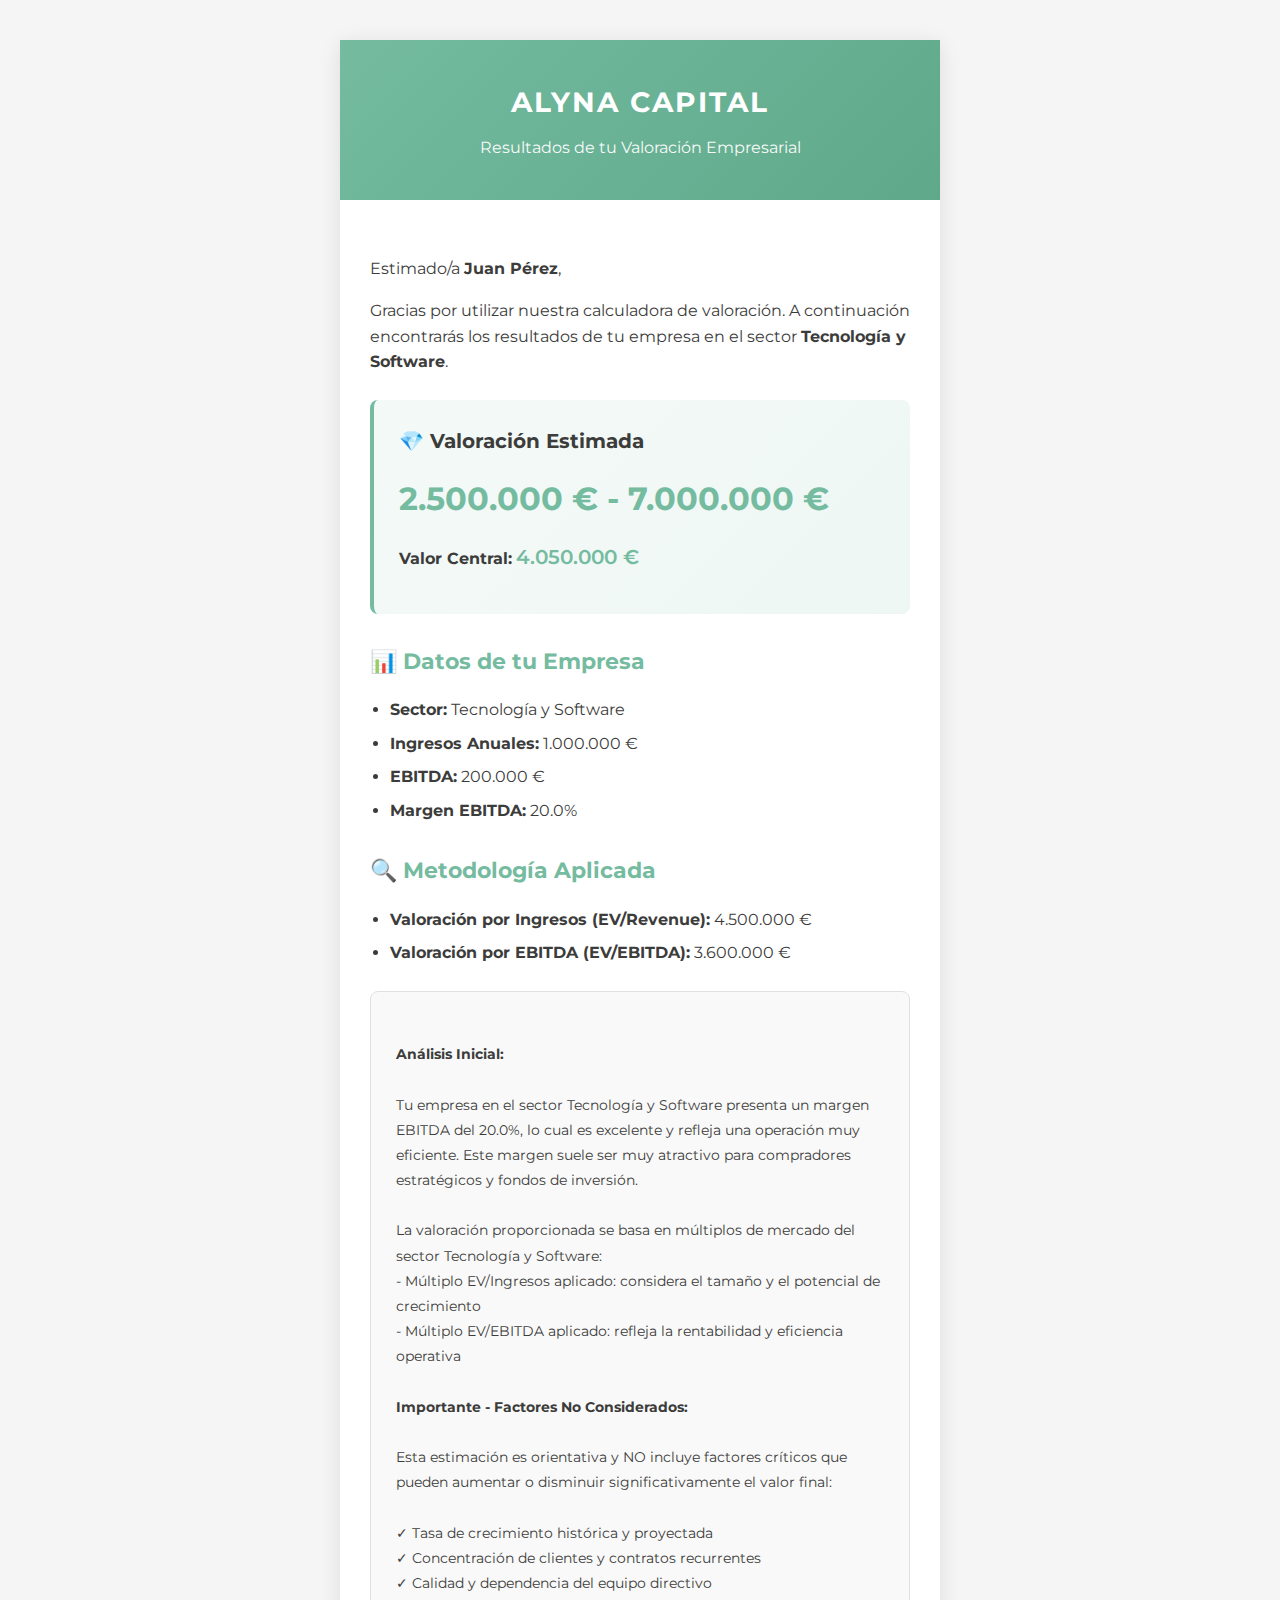
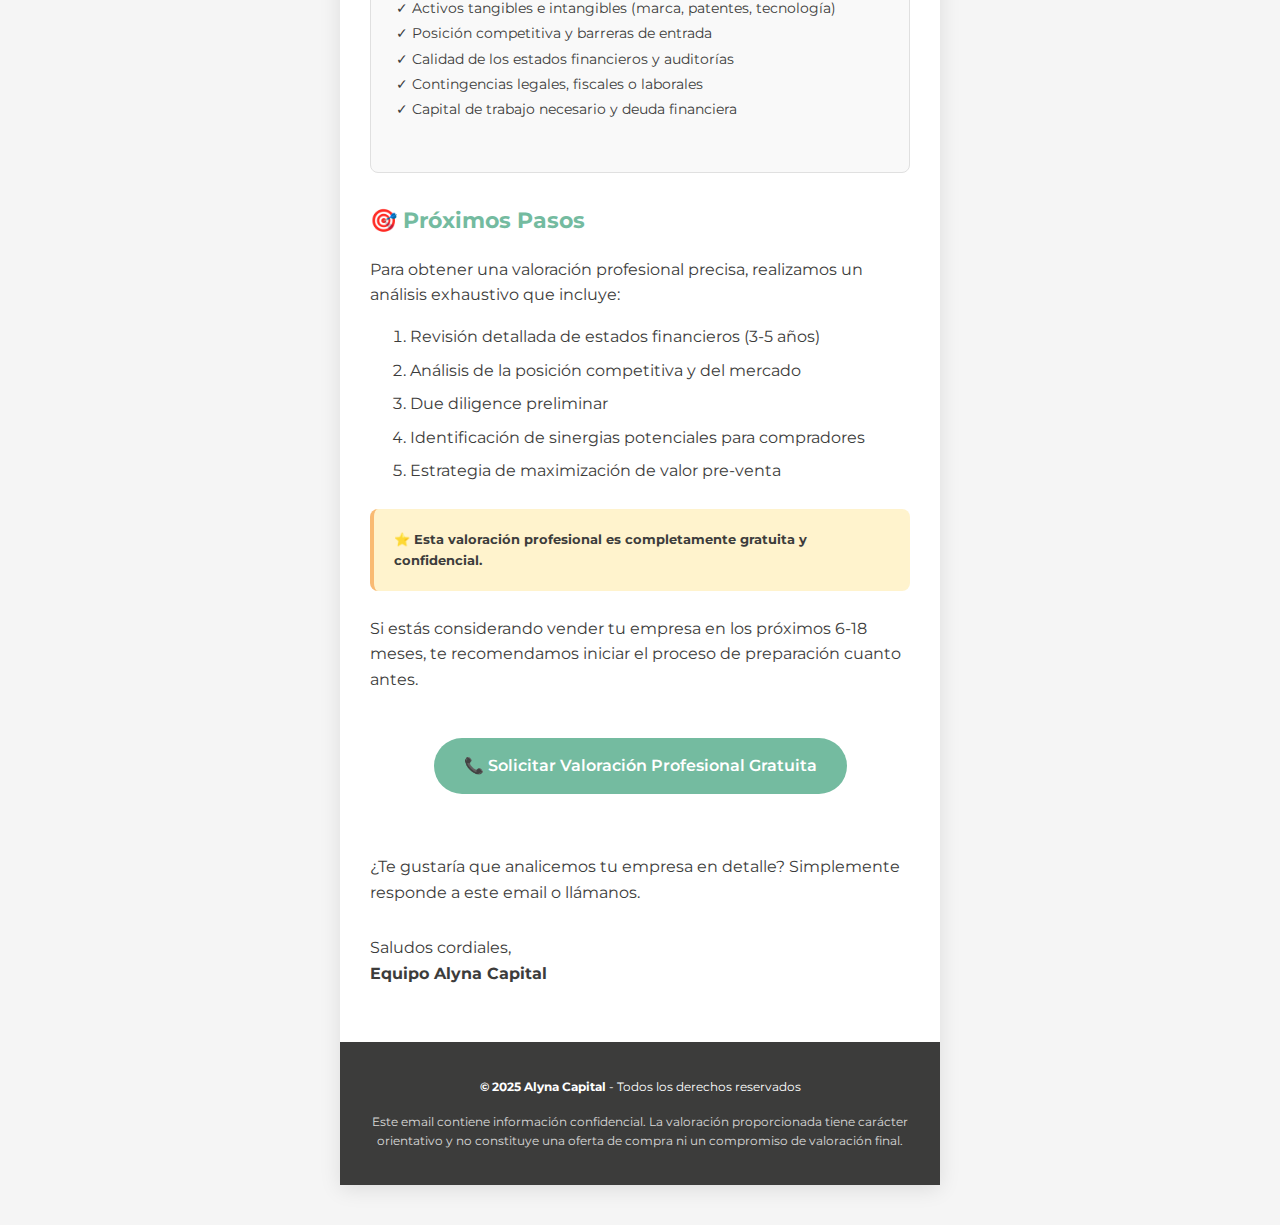
<file: ejemplo-email-cliente.html>
<!DOCTYPE html>
<html lang="es">
<head>
    <meta charset="UTF-8">
    <meta name="viewport" content="width=device-width, initial-scale=1.0">
    <title>Ejemplo Email Cliente - Resultados Valoración</title>
    <link href="https://fonts.googleapis.com/css2?family=Montserrat:wght@400;600;700&display=swap" rel="stylesheet">
    <style>
        body {
            font-family: 'Montserrat', Arial, sans-serif;
            line-height: 1.6;
            color: #3c3c3b;
            margin: 0;
            padding: 0;
            background: #f5f5f5;
        }
        .email-container {
            max-width: 600px;
            margin: 40px auto;
            background: white;
            box-shadow: 0 4px 20px rgba(0,0,0,0.1);
        }
        .header {
            background: linear-gradient(135deg, #74bba0 0%, #5fa98a 100%);
            color: white;
            padding: 40px 30px;
            text-align: center;
        }
        .header h1 {
            margin: 0 0 10px 0;
            font-size: 28px;
            letter-spacing: 2px;
        }
        .header p {
            margin: 0;
            font-size: 16px;
            opacity: 0.95;
        }
        .content {
            padding: 40px 30px;
        }
        .result-box {
            background: linear-gradient(135deg, rgba(116, 187, 160, 0.08) 0%, rgba(116, 187, 160, 0.12) 100%);
            border-left: 4px solid #74bba0;
            padding: 25px;
            margin: 25px 0;
            border-radius: 8px;
        }
        .result-box h2 {
            margin-top: 0;
            color: #3c3c3b;
            font-size: 20px;
        }
        .footer {
            background: #3c3c3b;
            color: white;
            padding: 30px;
            text-align: center;
            font-size: 12px;
        }
        .footer p {
            margin: 5px 0;
        }
        h2 {
            color: #74bba0;
            font-size: 22px;
            margin-top: 30px;
        }
        .highlight {
            font-size: 32px;
            font-weight: bold;
            color: #74bba0;
            margin: 15px 0;
        }
        .cta-button {
            background: #74bba0;
            color: white;
            padding: 15px 30px;
            text-decoration: none;
            border-radius: 50px;
            display: inline-block;
            font-weight: 600;
            margin: 30px 0;
            transition: all 0.3s ease;
        }
        .cta-button:hover {
            background: #5fa98a;
            transform: translateY(-2px);
        }
        .analysis-box {
            white-space: pre-wrap;
            background: #f9f9f9;
            padding: 25px;
            border-radius: 8px;
            margin: 25px 0;
            border: 1px solid #e0e0e0;
            font-size: 14px;
            line-height: 1.8;
        }
        ul {
            padding-left: 20px;
        }
        li {
            margin: 8px 0;
        }
        .disclaimer {
            background: #fff3cd;
            border-left: 4px solid #f9ba73;
            padding: 20px;
            margin: 25px 0;
            border-radius: 8px;
            font-size: 13px;
        }
    </style>
</head>
<body>
    <div class="email-container">
        <div class="header">
            <h1>ALYNA CAPITAL</h1>
            <p>Resultados de tu Valoración Empresarial</p>
        </div>

        <div class="content">
            <p>Estimado/a <strong>Juan Pérez</strong>,</p>

            <p>Gracias por utilizar nuestra calculadora de valoración. A continuación encontrarás los resultados de tu empresa en el sector <strong>Tecnología y Software</strong>.</p>

            <div class="result-box">
                <h2>💎 Valoración Estimada</h2>
                <p class="highlight">2.500.000 € - 7.000.000 €</p>
                <p><strong>Valor Central:</strong> <span style="color: #74bba0; font-size: 20px; font-weight: 600;">4.050.000 €</span></p>
            </div>

            <h2>📊 Datos de tu Empresa</h2>
            <ul>
                <li><strong>Sector:</strong> Tecnología y Software</li>
                <li><strong>Ingresos Anuales:</strong> 1.000.000 €</li>
                <li><strong>EBITDA:</strong> 200.000 €</li>
                <li><strong>Margen EBITDA:</strong> 20.0%</li>
            </ul>

            <h2>🔍 Metodología Aplicada</h2>
            <ul>
                <li><strong>Valoración por Ingresos (EV/Revenue):</strong> 4.500.000 €</li>
                <li><strong>Valoración por EBITDA (EV/EBITDA):</strong> 3.600.000 €</li>
            </ul>

            <div class="analysis-box">
<strong>Análisis Inicial:</strong>

Tu empresa en el sector Tecnología y Software presenta un margen EBITDA del 20.0%, lo cual es excelente y refleja una operación muy eficiente. Este margen suele ser muy atractivo para compradores estratégicos y fondos de inversión.

La valoración proporcionada se basa en múltiplos de mercado del sector Tecnología y Software:
- Múltiplo EV/Ingresos aplicado: considera el tamaño y el potencial de crecimiento
- Múltiplo EV/EBITDA aplicado: refleja la rentabilidad y eficiencia operativa

<strong>Importante - Factores No Considerados:</strong>

Esta estimación es orientativa y NO incluye factores críticos que pueden aumentar o disminuir significativamente el valor final:

✓ Tasa de crecimiento histórica y proyectada
✓ Concentración de clientes y contratos recurrentes
✓ Calidad y dependencia del equipo directivo
✓ Activos tangibles e intangibles (marca, patentes, tecnología)
✓ Posición competitiva y barreras de entrada
✓ Calidad de los estados financieros y auditorías
✓ Contingencias legales, fiscales o laborales
✓ Capital de trabajo necesario y deuda financiera
            </div>

            <h2>🎯 Próximos Pasos</h2>
            <p>Para obtener una valoración profesional precisa, realizamos un análisis exhaustivo que incluye:</p>
            <ol>
                <li>Revisión detallada de estados financieros (3-5 años)</li>
                <li>Análisis de la posición competitiva y del mercado</li>
                <li>Due diligence preliminar</li>
                <li>Identificación de sinergias potenciales para compradores</li>
                <li>Estrategia de maximización de valor pre-venta</li>
            </ol>

            <div class="disclaimer">
                <strong>⭐ Esta valoración profesional es completamente gratuita y confidencial.</strong>
            </div>

            <p>Si estás considerando vender tu empresa en los próximos 6-18 meses, te recomendamos iniciar el proceso de preparación cuanto antes.</p>

            <div style="text-align: center;">
                <a href="https://alynacapital.com/contacto" class="cta-button">
                    📞 Solicitar Valoración Profesional Gratuita
                </a>
            </div>

            <p style="margin-top: 30px;">¿Te gustaría que analicemos tu empresa en detalle? Simplemente responde a este email o llámanos.</p>

            <p style="margin-top: 30px;">
                Saludos cordiales,<br>
                <strong>Equipo Alyna Capital</strong>
            </p>
        </div>

        <div class="footer">
            <p><strong>© 2025 Alyna Capital</strong> - Todos los derechos reservados</p>
            <p style="margin-top: 15px; opacity: 0.8;">Este email contiene información confidencial. La valoración proporcionada tiene carácter orientativo y no constituye una oferta de compra ni un compromiso de valoración final.</p>
        </div>
    </div>
</body>
</html>
</file>
<file: styles.css>
:root {
    /* Colors - Alyna Capital Brand Identity (Refined) */
    --color-primary: #3c3c3b;
    --color-turquoise: #74bba0;
    --color-orange: #f9ba73;
    --color-coral: #ee706a;

    /* Sophisticated Dark Palette */
    --color-dark-bg: #0f1419;
    --color-dark-bg-elevated: #1a1f26;
    --color-dark-bg-subtle: #151b22;
    --color-accent-green: #2d4a3e;
    --color-accent-bronze: #8b6f47;
    --color-accent-warm: #c4a574;

    /* Shades */
    --color-turquoise-light: #8fcbb1;
    --color-turquoise-lighter: #aadcc3;
    --color-coral-light: #f18781;
    --color-coral-lighter: #f5a6a2;

    /* Neutrals */
    --color-text: #3c3c3b;
    --color-text-light: #5a5a59;
    --color-text-muted: #8a8a89;
    --color-bg: #FAFAFA;
    --color-bg-alt: #F5F5F5;
    --color-white: #FFFFFF;
    --color-border: #E5E5E5;

    /* Dark Mode Text */
    --color-text-dark: #e8e8e7;
    --color-text-dark-muted: #a0a0a0;

    /* Typography */
    --font-primary: 'Montserrat', sans-serif;
    --font-secondary: 'Montserrat', sans-serif;

    /* Spacing */
    --spacing-xs: 0.5rem;
    --spacing-sm: 1rem;
    --spacing-md: 2rem;
    --spacing-lg: 4rem;
    --spacing-xl: 6rem;

    /* Transitions */
    --transition-fast: 0.2s ease;
    --transition-base: 0.3s ease;
    --transition-slow: 0.5s ease;

    /* Shadows */
    --shadow-sm: 0 1px 3px rgba(60, 60, 59, 0.08);
    --shadow-md: 0 4px 12px rgba(60, 60, 59, 0.12);
    --shadow-lg: 0 10px 40px rgba(60, 60, 59, 0.15);
}

* {
    margin: 0;
    padding: 0;
    box-sizing: border-box;
}

html {
    scroll-behavior: smooth;
}

body {
    font-family: var(--font-primary);
    font-size: 16px;
    line-height: 1.6;
    color: var(--color-text);
    background-color: var(--color-bg);
    overflow-x: hidden;
    min-height: 100vh;
    -webkit-font-smoothing: antialiased;
    -moz-osx-font-smoothing: grayscale;
}

.container {
    max-width: 1280px;
    margin: 0 auto;
    padding: 0 2rem;
}

/* Navigation - Luix Capsule Style */
.navbar {
    position: fixed;
    top: 0;
    left: 0;
    right: 0;
    background: transparent;
    z-index: 1000;
    padding: 1.5rem 2rem;
    transition: all 0.4s cubic-bezier(0.4, 0, 0.2, 1);
}

.navbar.scrolled {
    padding: 1rem 2rem;
}

/* Glassmorphism Capsule */
.navbar .container {
    display: flex;
    justify-content: space-between;
    align-items: center;
    max-width: fit-content;
    margin: 0 auto;
    padding: 0.5rem 2.5rem;
    gap: 3.5rem;
    background: rgba(255, 255, 255, 0.08);
    backdrop-filter: blur(20px) saturate(180%);
    border: 1px solid rgba(255, 255, 255, 0.18);
    border-radius: 100px;
    box-shadow: 0 4px 24px rgba(0, 0, 0, 0.08);
    transition: all 0.4s cubic-bezier(0.4, 0, 0.2, 1);
}

.navbar.scrolled .container {
    background: rgba(255, 255, 255, 0.95);
    border: 1px solid rgba(60, 60, 59, 0.08);
    box-shadow: 0 8px 32px rgba(0, 0, 0, 0.12);
    padding: 0.45rem 2.35rem;
}

.navbar.scrolled .nav-link {
    color: #3c3c3b;
    opacity: 0.85;
    font-weight: 500;
}

.navbar.scrolled .nav-link:hover {
    color: #74bba0;
    opacity: 1;
}

.navbar.scrolled .nav-link-cta {
    background: #3c3c3b;
    border: 1px solid rgba(60, 60, 59, 0.8);
    color: #ffffff;
    font-weight: 600;
}

.navbar.scrolled .nav-link-cta:hover {
    background: #2d2d2c;
    border-color: rgba(116, 187, 160, 0.5);
    color: #ffffff;
    transform: translateY(-2px);
    box-shadow:
        0 8px 24px rgba(60, 60, 59, 0.4),
        0 0 30px rgba(116, 187, 160, 0.25);
}

.logo-img {
    height: 32px;
    width: auto;
    display: block;
    object-fit: contain;
    filter: brightness(0) invert(1);
    transition: all 0.5s cubic-bezier(0.4, 0, 0.2, 1);
    opacity: 1;
}

.navbar.scrolled .logo-img {
    filter: none;
    height: 30px;
}

.nav-brand {
    display: flex;
    align-items: center;
    text-decoration: none;
    transition: all 0.3s cubic-bezier(0.4, 0, 0.2, 1);
}

.nav-brand:hover .logo-img {
    opacity: 0.8;
    transform: scale(1.05);
}

.nav-menu {
    display: flex;
    gap: 1.5rem;
    align-items: center;
}

/* Dropdown Navigation */
.nav-item-dropdown {
    position: relative;
}

.nav-dropdown-trigger {
    display: flex;
    align-items: center;
    gap: 0.3rem;
    cursor: pointer;
}

.dropdown-icon {
    transition: transform 0.3s ease;
}

.nav-item-dropdown:hover .dropdown-icon {
    transform: rotate(180deg);
}

.nav-dropdown {
    position: absolute;
    top: calc(100% + 1.5rem);
    left: -1rem;
    min-width: 280px;
    background: rgba(255, 255, 255, 0.98);
    backdrop-filter: blur(20px) saturate(180%);
    -webkit-backdrop-filter: blur(20px) saturate(180%);
    border-radius: 16px;
    padding: 0.5rem;
    box-shadow:
        0 12px 48px rgba(0, 0, 0, 0.15),
        0 4px 12px rgba(0, 0, 0, 0.1);
    border: 1px solid rgba(116, 187, 160, 0.15);
    opacity: 0;
    visibility: hidden;
    transform: translateY(-10px) scale(0.95);
    transition: all 0.3s cubic-bezier(0.4, 0, 0.2, 1);
    z-index: 1000;
}

.nav-item-dropdown:hover .nav-dropdown {
    opacity: 1;
    visibility: visible;
    transform: translateY(0) scale(1);
}

.nav-dropdown-item {
    display: flex;
    flex-direction: column;
    gap: 0.25rem;
    padding: 1rem;
    border-radius: 8px;
    text-decoration: none;
    transition: all 0.2s ease;
    border: 1px solid transparent;
}

.nav-dropdown-item:hover {
    background: var(--color-bg);
    border-color: rgba(116, 187, 160, 0.2);
    transform: translateX(4px);
}

.dropdown-item-title {
    font-size: 0.95rem;
    font-weight: 600;
    color: var(--color-primary);
    transition: color 0.2s ease;
}

.nav-dropdown-item:hover .dropdown-item-title {
    color: var(--color-turquoise);
}

.dropdown-item-desc {
    font-size: 0.8rem;
    color: var(--color-text-light);
    line-height: 1.4;
}

.nav-link {
    font-size: 0.8rem;
    font-weight: 400;
    color: rgba(255, 255, 255, 0.85);
    text-decoration: none;
    position: relative;
    transition: all 0.3s cubic-bezier(0.4, 0, 0.2, 1);
    letter-spacing: 0.08em;
    text-transform: uppercase;
    padding: 0.4rem 0;
}

.nav-link::after {
    content: '';
    position: absolute;
    bottom: -2px;
    left: 0;
    width: 0;
    height: 1px;
    background: #7ba897;
    transition: all 0.4s cubic-bezier(0.4, 0, 0.2, 1);
}

.nav-link:hover {
    color: #9ec4b3;
}

.nav-link:hover::after {
    width: 100%;
}

/* Duplicado eliminado - ver línea 122 */

.nav-link-cta {
    padding: 0.6rem 1.5rem;
    background: rgba(116, 187, 160, 0.15);
    color: rgba(255, 255, 255, 0.95);
    border-radius: 8px;
    border: 1px solid rgba(116, 187, 160, 0.4);
    transition: all 0.35s cubic-bezier(0.4, 0, 0.2, 1);
    text-transform: uppercase;
    font-size: 0.75rem;
    letter-spacing: 0.08em;
    font-weight: 500;
    position: relative;
    overflow: hidden;
    backdrop-filter: blur(8px);
}

.nav-link-cta::after {
    display: none;
}

/* Textura sutil en navbar CTA */
.nav-link-cta::before {
    content: '';
    position: absolute;
    top: 0;
    left: 0;
    right: 0;
    bottom: 0;
    background-image:
        repeating-linear-gradient(45deg, transparent, transparent 2px, rgba(255, 255, 255, 0.02) 2px, rgba(255, 255, 255, 0.02) 4px);
    pointer-events: none;
    border-radius: inherit;
    z-index: 0;
}

.nav-link-cta:hover {
    background: rgba(116, 187, 160, 0.25);
    border-color: rgba(116, 187, 160, 0.7);
    color: #e8f5f0;
    transform: translateY(-2px);
    box-shadow:
        0 8px 20px rgba(116, 187, 160, 0.3),
        0 4px 10px rgba(116, 187, 160, 0.2);
}

.nav-link-cta:active {
    transform: translateY(-1px) scale(0.98);
    transition: all 0.1s ease;
}

/* NAVBAR SCROLLED - Negro corporativo */
.navbar.scrolled .nav-link-cta {
    background: #3c3c3b;
    border: 1px solid rgba(60, 60, 59, 0.8);
    color: #ffffff;
}

.navbar.scrolled .nav-link-cta:hover {
    background: #2d2d2c;
    border-color: rgba(116, 187, 160, 0.4);
    color: #ffffff;
    transform: translateY(-2px);
    box-shadow:
        0 8px 24px rgba(60, 60, 59, 0.4),
        0 0 30px rgba(116, 187, 160, 0.2);
}

.mobile-toggle {
    display: none;
    flex-direction: column;
    gap: 5px;
    background: none;
    border: none;
    cursor: pointer;
    padding: 0.5rem;
}

.mobile-toggle span {
    width: 25px;
    height: 2px;
    background: var(--color-primary);
    transition: var(--transition-fast);
}

/* Hero Section - Institutional Architecture */
.hero {
    position: relative;
    min-height: 100vh;
    display: flex;
    align-items: center;
    padding: 160px 0 120px 0;
    overflow: hidden;
    transition: transform 0.3s ease-out;
    will-change: transform;
    background:
        radial-gradient(ellipse 70% 60% at 85% 45%, rgba(107, 149, 128, 0.18) 0%, transparent 60%),
        radial-gradient(circle at 95% 50%, rgba(123, 168, 151, 0.12) 0%, transparent 35%),
        radial-gradient(ellipse 40% 50% at 10% 85%, rgba(20, 35, 48, 0.25) 0%, transparent 50%),
        radial-gradient(circle at 50% 100%, rgba(15, 25, 35, 0.3) 0%, transparent 40%),
        linear-gradient(145deg, #080d12 0%, #0f1820 30%, #162838 60%, #0a1218 100%);
    background-image:
        radial-gradient(ellipse 70% 60% at 85% 45%, rgba(107, 149, 128, 0.18) 0%, transparent 60%),
        radial-gradient(circle at 95% 50%, rgba(123, 168, 151, 0.12) 0%, transparent 35%),
        radial-gradient(ellipse 40% 50% at 10% 85%, rgba(20, 35, 48, 0.25) 0%, transparent 50%),
        radial-gradient(circle at 50% 100%, rgba(15, 25, 35, 0.3) 0%, transparent 40%),
        linear-gradient(145deg, #080d12 0%, #0f1820 30%, #162838 60%, #0a1218 100%),
        repeating-linear-gradient(0deg, transparent, transparent 2px, rgba(255,255,255,0.015) 2px, rgba(255,255,255,0.015) 4px);
    background-size: 200% 200%;
    animation: breathingGradient 15s ease-in-out infinite;
}

/* Animated Gradient - Breathing Effect */
@keyframes breathingGradient {
    0%, 100% {
        background-position: 0% 50%;
    }
    50% {
        background-position: 100% 50%;
    }
}

/* Particles Canvas - Desactivado (solo pilares arquitectónicos) */
/* #particles-hero {
    position: absolute;
    top: 0;
    left: 0;
    width: 100%;
    height: 100%;
    z-index: 1;
    pointer-events: none;
} */

.hero .container {
    margin: 0 auto;
    max-width: 920px;
    padding: 0 2rem;
}

/* Architectural Geometry - Institutional Power */
.hero-architecture {
    position: absolute;
    top: 0;
    left: 0;
    right: 0;
    bottom: 0;
    z-index: 0;
    overflow: hidden;
}

/* Vertical pillars - skyscraper columns */
.arch-pillar {
    position: absolute;
    width: 1px;
    height: 100%;
    background: linear-gradient(180deg,
        transparent 0%,
        rgba(245, 245, 240, 0.12) 30%,
        rgba(245, 245, 240, 0.22) 50%,
        rgba(245, 245, 240, 0.12) 70%,
        transparent 100%
    );
    animation: pillarPulse 14s ease-in-out infinite;
}

.arch-pillar-1 {
    left: 15%;
    animation-delay: 0s;
}

.arch-pillar-2 {
    left: 35%;
    animation-delay: 4s;
    opacity: 0.7;
}

.arch-pillar-3 {
    right: 20%;
    animation-delay: 8s;
    opacity: 0.5;
}

.arch-pillar-4 {
    right: 8%;
    animation-delay: 12s;
    opacity: 0.6;
}

/* Horizontal lines - architectural levels */
.arch-line {
    position: absolute;
    width: 100%;
    height: 1px;
    background: linear-gradient(90deg,
        transparent 0%,
        rgba(245, 245, 240, 0.08) 20%,
        rgba(245, 245, 240, 0.14) 50%,
        rgba(245, 245, 240, 0.08) 80%,
        transparent 100%
    );
    animation: linePulse 16s ease-in-out infinite;
}

.arch-line-1 {
    top: 25%;
    animation-delay: 0s;
}

.arch-line-2 {
    top: 50%;
    animation-delay: 5s;
    opacity: 0.6;
}

.arch-line-3 {
    top: 75%;
    animation-delay: 10s;
    opacity: 0.4;
}

/* Rectangular frames - documents/contracts */
.arch-frame {
    position: absolute;
    border: 1px solid rgba(245, 245, 240, 0.1);
    background: linear-gradient(135deg,
        rgba(245, 245, 240, 0.02) 0%,
        transparent 50%,
        rgba(245, 245, 240, 0.03) 100%
    );
    backdrop-filter: blur(1px);
    animation: frameDrift 22s ease-in-out infinite;
}

.arch-frame-1 {
    width: 500px;
    height: 350px;
    top: 8%;
    left: 5%;
    animation-delay: 0s;
}

.arch-frame-2 {
    width: 400px;
    height: 280px;
    bottom: 12%;
    left: 25%;
    opacity: 0.6;
    animation-delay: 11s;
}

.arch-frame-3 {
    width: 550px;
    height: 380px;
    top: 15%;
    right: 8%;
    opacity: 0.5;
    animation-delay: 7s;
}

/* SPECTACULAR: Abstract Financial Sculpture - Concentric Rings */
.hero-sculpture {
    position: absolute;
    top: 50%;
    right: 10%;
    width: 600px;
    height: 600px;
    z-index: 1;
    pointer-events: none;
    perspective: 1200px;
    transform-style: preserve-3d;
    animation: sculpture3DRotate 50s linear infinite;
    transform-origin: center center;
}

.sculpture-ring {
    position: absolute;
    border-radius: 50%;
    border: 1px solid rgba(245, 245, 240, 0.15);
    animation: sculptureRotate 30s linear infinite;
    transform-style: preserve-3d;
}

.sculpture-ring-1 {
    width: 600px;
    height: 600px;
    top: 0;
    left: 0;
    border-width: 2px;
    border-color: rgba(245, 245, 240, 0.28);
    box-shadow:
        inset 0 0 80px rgba(245, 245, 240, 0.025),
        0 0 120px rgba(245, 245, 240, 0.05);
    animation-duration: 25s;
}

.sculpture-ring-2 {
    width: 450px;
    height: 450px;
    top: 75px;
    left: 75px;
    animation-direction: reverse;
    animation-duration: 35s;
    border-color: rgba(245, 245, 240, 0.22);
    box-shadow:
        inset 0 0 60px rgba(245, 245, 240, 0.02),
        0 0 100px rgba(245, 245, 240, 0.04);
}

.sculpture-ring-3 {
    width: 300px;
    height: 300px;
    top: 150px;
    left: 150px;
    animation-duration: 45s;
    border-color: rgba(245, 245, 240, 0.18);
    box-shadow:
        inset 0 0 40px rgba(245, 245, 240, 0.02),
        0 0 80px rgba(245, 245, 240, 0.03);
}

/* Precision markers - like Swiss watch ticks */
.ring-marker {
    position: absolute;
    width: 2px;
    height: 20px;
    background: rgba(245, 245, 240, 0.35);
    top: -10px;
    left: 50%;
    transform-origin: center 310px;
}

.sculpture-ring-1 .ring-marker {
    transform-origin: center 310px;
}

.sculpture-ring-2 .ring-marker {
    transform-origin: center 235px;
    height: 15px;
    background: rgba(245, 245, 240, 0.28);
}

.sculpture-ring-3 .ring-marker {
    transform-origin: center 160px;
    height: 12px;
    background: rgba(245, 245, 240, 0.22);
}

.ring-marker-1 {
    transform: rotate(0deg);
}

.ring-marker-2 {
    transform: rotate(90deg);
}

.ring-marker-3 {
    transform: rotate(180deg);
}

.ring-marker-4 {
    transform: rotate(270deg);
}

.sculpture-core {
    position: absolute;
    width: 120px;
    height: 120px;
    top: 240px;
    left: 240px;
    background: radial-gradient(circle,
        rgba(245, 245, 240, 0.18) 0%,
        rgba(245, 245, 240, 0.06) 50%,
        transparent 100%
    );
    border-radius: 50%;
    border: 2px solid rgba(245, 245, 240, 0.35);
    box-shadow:
        inset 0 0 40px rgba(245, 245, 240, 0.12),
        0 0 80px rgba(245, 245, 240, 0.1);
    animation: coreGlow 6s ease-in-out infinite;
    display: flex;
    align-items: center;
    justify-content: center;
}

.core-pulse {
    width: 60px;
    height: 60px;
    border-radius: 50%;
    background: radial-gradient(circle,
        rgba(245, 245, 240, 0.25) 0%,
        transparent 70%
    );
    animation: corePulseExpand 3s ease-in-out infinite;
}

@keyframes pillarPulse {
    0%, 100% {
        opacity: 0.4;
        transform: scaleY(1);
    }
    50% {
        opacity: 0.8;
        transform: scaleY(1.01);
    }
}

@keyframes linePulse {
    0%, 100% {
        opacity: 0.3;
        transform: scaleX(1);
    }
    50% {
        opacity: 0.7;
        transform: scaleX(1.01);
    }
}

@keyframes frameDrift {
    0%, 100% {
        transform: translate(0, 0);
    }
    25% {
        transform: translate(15px, -20px);
    }
    50% {
        transform: translate(-10px, -30px);
    }
    75% {
        transform: translate(10px, -15px);
    }
}

@keyframes sculptureRotate {
    0% {
        transform: rotate(0deg);
    }
    100% {
        transform: rotate(360deg);
    }
}

@keyframes sculpture3DRotate {
    0% {
        transform: translateY(-50%) rotateY(0deg) rotateX(5deg);
    }
    25% {
        transform: translateY(-50%) rotateY(90deg) rotateX(8deg);
    }
    50% {
        transform: translateY(-50%) rotateY(180deg) rotateX(5deg);
    }
    75% {
        transform: translateY(-50%) rotateY(270deg) rotateX(2deg);
    }
    100% {
        transform: translateY(-50%) rotateY(360deg) rotateX(5deg);
    }
}

@keyframes coreGlow {
    0%, 100% {
        box-shadow:
            inset 0 0 40px rgba(245, 245, 240, 0.12),
            0 0 80px rgba(245, 245, 240, 0.1);
    }
    50% {
        box-shadow:
            inset 0 0 60px rgba(245, 245, 240, 0.2),
            0 0 120px rgba(245, 245, 240, 0.16);
    }
}

@keyframes corePulseExpand {
    0%, 100% {
        transform: scale(1);
        opacity: 0.3;
    }
    50% {
        transform: scale(1.5);
        opacity: 0;
    }
}

@keyframes float {
    0%, 100% {
        transform: translate(0, 0) scale(1);
    }
    33% {
        transform: translate(50px, -50px) scale(1.1);
    }
    66% {
        transform: translate(-30px, 30px) scale(0.9);
    }
}

@keyframes meshMove {
    0%, 100% {
        background-position: 0% 0%, 100% 100%, 50% 50%;
    }
    50% {
        background-position: 100% 100%, 0% 0%, 50% 50%;
    }
}

@keyframes rotate {
    from {
        transform: rotate(0deg);
    }
    to {
        transform: rotate(360deg);
    }
}

.hero-content {
    max-width: 780px;
    animation: fadeInUp 1s ease;
    position: relative;
    z-index: 2;
    margin: 0 auto;
    padding: 0 2rem;
    text-align: center;
}

@keyframes fadeInUp {
    from {
        opacity: 0;
        transform: translateY(30px);
    }
    to {
        opacity: 1;
        transform: translateY(0);
    }
}

.hero-badge {
    display: inline-block;
    font-size: 0.75rem;
    font-weight: 600;
    letter-spacing: 0.2em;
    text-transform: uppercase;
    color: var(--color-turquoise);
    border: 1px solid rgba(116, 187, 160, 0.3);
    padding: 0.6rem 1.5rem;
    margin-bottom: 2rem;
    animation: fadeInUp 1s ease 0.2s both;
    backdrop-filter: blur(10px);
    background: rgba(116, 187, 160, 0.05);
    border-radius: 50px;
    text-decoration: none;
    transition: all 0.3s ease;
    cursor: pointer;
}

.hero-badge:hover {
    background: rgba(116, 187, 160, 0.15);
    border-color: rgba(116, 187, 160, 0.6);
    transform: translateY(-2px);
}

.hero-title {
    font-family: var(--font-primary);
    font-size: clamp(2.5rem, 5vw, 4rem);
    font-weight: 300;
    line-height: 1.25;
    color: var(--color-text-dark);
    margin-bottom: 1rem;
    letter-spacing: 0.02em;
    animation: fadeInUp 1s ease 0.3s both;
}

.highlight {
    background: linear-gradient(135deg, #ffffff 0%, rgba(255,255,255,0.85) 100%);
    -webkit-background-clip: text;
    -webkit-text-fill-color: transparent;
    background-clip: text;
    display: inline-block;
    font-weight: 500;
}

.hero-tagline {
    font-size: 1.05rem;
    line-height: 1.7;
    color: rgba(232, 235, 233, 0.7);
    margin-bottom: 2.5rem;
    max-width: 700px;
    margin-left: auto;
    margin-right: auto;
    font-weight: 300;
    letter-spacing: 0.01em;
    animation: fadeInUp 1s ease 0.7s both;
}

.hero-subtitle {
    font-size: 1.05rem;
    line-height: 1.7;
    color: rgba(255, 255, 255, 0.7);
    margin-bottom: 3rem;
    max-width: 700px;
    animation: fadeInUp 1s ease 0.6s both;
    font-style: italic;
}

.hero-subtitle strong {
    color: rgba(255, 255, 255, 0.9);
    font-weight: 600;
    font-style: normal;
}

/* Hero Hook - Conversational Questions */
.hero-hook {
    font-size: clamp(1.25rem, 2.5vw, 1.5rem);
    font-weight: 400;
    line-height: 1.5;
    color: rgba(255, 255, 255, 0.95);
    margin-bottom: 1.25rem;
    margin-top: 1.5rem;
    letter-spacing: 0.01em;
    animation: fadeInUp 1s ease 0.5s both;
    text-transform: none;
    font-style: normal;
    max-width: 800px;
    margin-left: auto;
    margin-right: auto;
}

/* Hero CTA Dual */
.hero-cta-dual {
    display: flex;
    gap: 1.5rem;
    flex-wrap: wrap;
    justify-content: center;
    animation: fadeInUp 1s ease 1.1s both;
    margin-bottom: 0;
}

.hero-microcopy {
    font-size: 0.875rem;
    color: rgba(255, 255, 255, 0.75);
    text-align: center;
    margin-top: 1.5rem;
    animation: fadeInUp 1s ease 1.3s both;
    line-height: 1.8;
    font-weight: 400;
}

.btn.btn-primary-filled {
    background: linear-gradient(135deg, #ee706a 0%, #e55b54 100%) !important;
    border: 1px solid rgba(238, 112, 106, 0.4) !important;
    color: #ffffff !important;
    transition: all 0.4s cubic-bezier(0.4, 0, 0.2, 1);
    box-shadow:
        0 4px 20px rgba(238, 112, 106, 0.35),
        0 2px 8px rgba(238, 112, 106, 0.2) !important;
    font-weight: 500;
    letter-spacing: 0.02em;
    text-transform: none;
    font-size: 1rem;
    padding: 1.1rem 2.5rem;
    position: relative;
    overflow: hidden;
    text-align: center;
    animation: none !important;
}

/* Textura sutil en el fondo del botón */
.btn-primary-filled::before {
    content: '';
    position: absolute;
    top: 0;
    left: 0;
    right: 0;
    bottom: 0;
    background-image:
        repeating-linear-gradient(45deg, transparent, transparent 2px, rgba(255, 255, 255, 0.03) 2px, rgba(255, 255, 255, 0.03) 4px);
    pointer-events: none;
    border-radius: inherit;
}

/* Efecto de brillo que se desplaza */
.btn-primary-filled::after {
    content: '';
    position: absolute;
    top: 0;
    left: -100%;
    width: 100%;
    height: 100%;
    background: linear-gradient(90deg, transparent, rgba(255, 255, 255, 0.25), transparent);
    transition: left 0.6s ease;
}

.btn-primary-filled:hover::after {
    left: 100%;
}

.btn.btn-primary-filled:hover {
    background: linear-gradient(135deg, #f17d78 0%, #ee706a 100%) !important;
    border-color: rgba(238, 112, 106, 0.6) !important;
    transform: translateY(-4px) !important;
    box-shadow:
        0 12px 40px rgba(238, 112, 106, 0.45),
        0 6px 20px rgba(238, 112, 106, 0.3) !important;
    color: #ffffff !important;
}

/* Ripple effect al hacer clic */
.btn.btn-primary-filled:active {
    transform: translateY(-2px) scale(0.98) !important;
    transition: all 0.1s ease;
}

.btn.btn-secondary-outline {
    background: rgba(116, 187, 160, 0.08) !important;
    border: 2px solid rgba(116, 187, 160, 0.5) !important;
    color: rgba(255, 255, 255, 0.95) !important;
    transition: all 0.4s cubic-bezier(0.4, 0, 0.2, 1);
    font-weight: 400;
    letter-spacing: 0.02em;
    text-transform: none;
    font-size: 1rem;
    padding: 1.1rem 2.5rem;
    box-shadow: none !important;
    text-align: center;
    position: relative;
    overflow: hidden;
    backdrop-filter: blur(8px);
    animation: none !important;
}

/* Textura sutil */
.btn-secondary-outline::before {
    content: '';
    position: absolute;
    top: 0;
    left: 0;
    right: 0;
    bottom: 0;
    background-image:
        repeating-linear-gradient(45deg, transparent, transparent 2px, rgba(116, 187, 160, 0.02) 2px, rgba(116, 187, 160, 0.02) 4px);
    pointer-events: none;
    border-radius: inherit;
}

.btn.btn-secondary-outline:hover {
    background: rgba(116, 187, 160, 0.18) !important;
    border-color: rgba(116, 187, 160, 0.8) !important;
    transform: translateY(-4px) !important;
    box-shadow:
        0 8px 30px rgba(116, 187, 160, 0.3),
        0 4px 12px rgba(116, 187, 160, 0.2) !important;
    color: #e8f5f0 !important;
}

.btn.btn-secondary-outline:active {
    transform: translateY(-2px) scale(0.98) !important;
    transition: all 0.1s ease;
}

.btn-icon {
    margin-left: 0.5rem;
    font-size: 1.1em;
    transition: transform 0.4s cubic-bezier(0.4, 0, 0.2, 1);
    display: inline-block;
    position: relative;
    z-index: 1;
}

.btn.btn-primary-filled:hover .btn-icon {
    transform: translateX(6px);
    animation: chevron-bounce 0.8s ease infinite;
}

@keyframes chevron-bounce {
    0%, 100% {
        transform: translateX(6px);
    }
    50% {
        transform: translateX(10px);
    }
}

.btn-text {
    display: inline-block;
    position: relative;
    z-index: 1;
}

/* ========== RIPPLE EFFECT ANIMATION ========== */
.ripple {
    position: absolute;
    border-radius: 50%;
    background: rgba(255, 255, 255, 0.6);
    transform: scale(0);
    animation: ripple-animation 0.6s ease-out;
    pointer-events: none;
}

@keyframes ripple-animation {
    to {
        transform: scale(4);
        opacity: 0;
    }
}

.hero-stats-inline {
    display: flex;
    gap: 2rem;
    margin: 3rem 0 2.5rem 0;
    padding: 0;
    border: none;
    justify-content: center;
    align-items: center;
    animation: fadeInUp 1s ease 0.9s both;
}

.hero-stat-item {
    display: flex;
    align-items: center;
    text-align: center;
}

.hero-stat-divider {
    font-size: 1.2rem;
    color: rgba(232, 235, 233, 0.3);
    font-weight: 300;
}

.hero-stat-text {
    font-size: 0.9rem;
    color: rgba(232, 235, 233, 0.75);
    text-transform: none;
    letter-spacing: 0.02em;
    font-weight: 400;
    line-height: 1.4;
}

.hero-cta {
    display: flex;
    gap: 1.5rem;
    flex-wrap: wrap;
    animation: fadeInUp 1s ease 0.8s both;
}

.btn {
    display: inline-flex;
    align-items: center;
    gap: 0.5rem;
    font-family: var(--font-primary);
    font-size: 1rem;
    font-weight: 600;
    text-decoration: none;
    padding: 1rem 2rem;
    border-radius: 50px;
    transition: all 0.3s cubic-bezier(0.4, 0, 0.2, 1);
    cursor: pointer;
    border: none;
    position: relative;
    overflow: hidden;
}

.btn::before {
    content: '';
    position: absolute;
    top: 50%;
    left: 50%;
    width: 0;
    height: 0;
    border-radius: 50%;
    background: rgba(255, 255, 255, 0.1);
    transform: translate(-50%, -50%);
    transition: width 0.6s, height 0.6s;
}

.btn:hover::before {
    width: 300px;
    height: 300px;
}

.btn-primary {
    background: linear-gradient(135deg, #74bba0 0%, #5fa98a 100%);
    color: var(--color-white);
    box-shadow:
        0 4px 20px rgba(116, 187, 160, 0.45),
        0 2px 8px rgba(116, 187, 160, 0.3),
        inset 0 1px 0 rgba(255, 255, 255, 0.2);
    animation: subtle-pulse 3s ease-in-out infinite;
}

.btn-primary:hover {
    background: linear-gradient(135deg, #5fa98a 0%, #4d9278 100%);
    transform: translateY(-4px) scale(1.02);
    box-shadow:
        0 10px 35px rgba(116, 187, 160, 0.5),
        0 5px 15px rgba(116, 187, 160, 0.4),
        inset 0 1px 0 rgba(255, 255, 255, 0.3);
    animation: none;
}

.btn-secondary {
    background: rgba(255, 255, 255, 0.2);
    color: var(--color-white);
    border: 2px solid var(--color-white);
    backdrop-filter: blur(10px);
    font-weight: 600;
    text-shadow: 0 1px 3px rgba(0, 0, 0, 0.3);
}

.btn-secondary:hover {
    background: rgba(255, 255, 255, 0.35);
    border-color: var(--color-white);
    transform: translateY(-3px);
    box-shadow: 0 8px 24px rgba(255, 255, 255, 0.3);
}

.btn-large {
    padding: 1.25rem 2.5rem;
    font-size: 1.1rem;
}

.scroll-indicator {
    position: absolute;
    bottom: 3rem;
    left: 50%;
    transform: translateX(-50%);
}

.scroll-line {
    width: 2px;
    height: 60px;
    background: linear-gradient(to bottom, transparent, var(--color-turquoise), transparent);
    animation: scroll 2s ease-in-out infinite;
}

@keyframes scroll {
    0%, 100% { opacity: 0; transform: translateY(0); }
    50% { opacity: 1; transform: translateY(10px); }
}

@keyframes subtle-pulse {
    0%, 100% {
        box-shadow:
            0 4px 20px rgba(116, 187, 160, 0.45),
            0 2px 8px rgba(116, 187, 160, 0.3),
            inset 0 1px 0 rgba(255, 255, 255, 0.2);
    }
    50% {
        box-shadow:
            0 6px 28px rgba(116, 187, 160, 0.55),
            0 3px 12px rgba(116, 187, 160, 0.4),
            inset 0 1px 0 rgba(255, 255, 255, 0.2);
    }
}

/* National Presence Section */
.national-presence {
    padding: var(--spacing-xl) 0;
    background: linear-gradient(135deg,
        #1a1d23 0%,
        #252a31 50%,
        #1f252c 100%
    );
    position: relative;
    overflow: hidden;
}

.national-presence::before {
    content: '';
    position: absolute;
    top: 0;
    left: 0;
    right: 0;
    bottom: 0;
    background:
        radial-gradient(circle at 15% 20%, rgba(116, 187, 160, 0.08) 0%, transparent 40%),
        radial-gradient(circle at 85% 80%, rgba(249, 186, 115, 0.06) 0%, transparent 40%);
    z-index: 0;
}

.national-presence .container {
    display: grid;
    grid-template-columns: 1fr 1.2fr;
    gap: 5rem;
    align-items: center;
    position: relative;
    z-index: 1;
}

.presence-content {
    animation: fadeInUp 1s ease;
}

.presence-badge {
    display: inline-block;
    padding: 0.5rem 1.2rem;
    background: rgba(116, 187, 160, 0.15);
    border: 1px solid rgba(116, 187, 160, 0.3);
    border-radius: 50px;
    font-size: 0.75rem;
    font-weight: 600;
    letter-spacing: 0.15em;
    text-transform: uppercase;
    color: var(--color-turquoise);
    margin-bottom: 1.5rem;
}

.presence-title {
    font-size: clamp(2.5rem, 5vw, 3.5rem);
    font-weight: 700;
    color: var(--color-white);
    margin-bottom: 1.5rem;
    line-height: 1.2;
}

.presence-description {
    font-size: 1.15rem;
    line-height: 1.8;
    color: rgba(255, 255, 255, 0.8);
    margin-bottom: 3rem;
    max-width: 500px;
}

.presence-stats {
    display: grid;
    grid-template-columns: repeat(3, 1fr);
    gap: 2rem;
    padding: 2rem 0;
    border-top: 1px solid rgba(255, 255, 255, 0.15);
}

.presence-stat {
    display: flex;
    flex-direction: column;
    gap: 0.5rem;
}

.presence-stat-number {
    font-size: 2.5rem;
    font-weight: 700;
    color: var(--color-turquoise);
    line-height: 1;
}

.presence-stat-label {
    font-size: 0.9rem;
    color: rgba(255, 255, 255, 0.6);
    text-transform: uppercase;
    letter-spacing: 0.05em;
    font-weight: 500;
}

/* Interactive Spain Map Container */
.presence-map {
    position: relative;
    height: 600px;
    background: var(--color-white);
    border-radius: 16px;
    border: 2px solid rgba(116, 187, 160, 0.2);
    overflow: hidden;
    box-shadow:
        0 20px 60px rgba(0, 0, 0, 0.15),
        0 8px 20px rgba(116, 187, 160, 0.15);
    animation: fadeInUp 1s ease 0.3s both;
}

#spain-interactive-map {
    width: 100%;
    height: 100%;
    position: relative;
    z-index: 1;
}

/* Leaflet map styling */
.leaflet-container {
    width: 100%;
    height: 100%;
    border-radius: 16px;
}

.leaflet-control-attribution {
    font-size: 10px !important;
    opacity: 0.7;
}

/* Animated dot markers that will appear on the map */
.map-marker {
    position: absolute;
    width: 12px;
    height: 12px;
    background: var(--color-turquoise);
    border-radius: 50%;
    border: 2px solid rgba(255, 255, 255, 0.8);
    box-shadow:
        0 0 0 0 rgba(116, 187, 160, 0.7),
        0 4px 8px rgba(0, 0, 0, 0.3);
    animation: pulse-marker 2s ease-in-out infinite;
    cursor: pointer;
    transition: all 0.3s ease;
    z-index: 10;
}

.map-marker.ma {
    background: var(--color-orange);
    box-shadow:
        0 0 0 0 rgba(249, 186, 115, 0.7),
        0 4px 8px rgba(0, 0, 0, 0.3);
}

.map-marker:hover {
    transform: scale(1.3);
    z-index: 20;
}

@keyframes pulse-marker {
    0%, 100% {
        box-shadow:
            0 0 0 0 rgba(116, 187, 160, 0.7),
            0 4px 8px rgba(0, 0, 0, 0.3);
    }
    50% {
        box-shadow:
            0 0 0 15px rgba(116, 187, 160, 0),
            0 4px 12px rgba(0, 0, 0, 0.4);
    }
}

/* Responsive adjustments */
@media (max-width: 968px) {
    .national-presence .container {
        grid-template-columns: 1fr;
        gap: 3rem;
    }

    .presence-map {
        height: 500px;
    }

    .presence-description {
        max-width: 100%;
    }

    .hero-stats-inline {
        gap: 2rem;
    }
}

@media (max-width: 768px) {
    .presence-stats {
        grid-template-columns: 1fr;
        gap: 1.5rem;
        text-align: center;
    }

    .presence-map {
        height: 400px;
    }

    .hero-stats-inline {
        gap: 1rem;
        flex-wrap: wrap;
    }

    .hero-stat-divider {
        display: none;
    }
}

/* Pain Points Section */
.pain-points {
    padding: var(--spacing-xl) 0;
    background: var(--color-white);
}

.pain-grid {
    display: grid;
    grid-template-columns: repeat(auto-fit, minmax(300px, 1fr));
    gap: 2.5rem;
    margin-top: var(--spacing-lg);
}

.pain-card {
    padding: 2.5rem;
    background: var(--color-white);
    border-radius: 16px;
    border: 2px solid rgba(116, 187, 160, 0.15);
    transition: all 0.3s ease;
}

.pain-card:hover {
    transform: translateY(-8px);
    box-shadow: 0 12px 40px rgba(0, 0, 0, 0.1);
    border-color: var(--color-turquoise);
}

.pain-emoji {
    font-size: 3rem;
    display: block;
    margin-bottom: 1.5rem;
}

.pain-title {
    font-size: 1.35rem;
    font-weight: 700;
    color: var(--color-dark);
    margin-bottom: 1rem;
    line-height: 1.3;
}

.pain-description {
    font-size: 1rem;
    line-height: 1.7;
    color: var(--color-text);
}

.pain-solution {
    text-align: center;
    margin-top: var(--spacing-lg);
    padding: 2.5rem;
    background: linear-gradient(135deg, rgba(116, 187, 160, 0.08), rgba(249, 186, 115, 0.08));
    border-radius: 12px;
    font-size: 1.15rem;
    line-height: 1.8;
}

.pain-solution strong {
    color: var(--color-turquoise);
    font-weight: 700;
}

/* Transformation Section */
.transformation {
    padding: var(--spacing-xl) 0;
    background: linear-gradient(135deg,
        rgba(116, 187, 160, 0.03) 0%,
        rgba(249, 186, 115, 0.02) 50%,
        rgba(238, 112, 106, 0.03) 100%
    );
}

.transformation-intro {
    text-align: center;
    font-size: 1.15rem;
    color: var(--color-text);
    margin-bottom: var(--spacing-lg);
    max-width: 600px;
    margin-left: auto;
    margin-right: auto;
}

.case-carousel {
    display: grid;
    gap: 2.5rem;
    margin-top: var(--spacing-lg);
}

.case-card {
    background: var(--color-white);
    border-radius: 16px;
    padding: 2.5rem;
    box-shadow: 0 4px 20px rgba(0, 0, 0, 0.08);
    transition: all 0.3s ease;
}

.case-card:hover {
    transform: translateY(-4px);
    box-shadow: 0 8px 30px rgba(0, 0, 0, 0.12);
}

.case-badge {
    display: inline-block;
    padding: 0.5rem 1.2rem;
    border-radius: 50px;
    font-size: 0.8rem;
    font-weight: 600;
    text-transform: uppercase;
    letter-spacing: 0.05em;
    margin-bottom: 1.5rem;
}

.case-badge-fondos {
    background: rgba(116, 187, 160, 0.15);
    color: var(--color-turquoise);
    border: 1px solid rgba(116, 187, 160, 0.3);
}

.case-badge-ma {
    background: rgba(249, 186, 115, 0.15);
    color: var(--color-orange);
    border: 1px solid rgba(249, 186, 115, 0.3);
}

.case-content {
    display: grid;
    grid-template-columns: 1fr auto 1fr;
    gap: 2rem;
    align-items: center;
}

.case-before,
.case-after {
    padding: 1.5rem;
    border-radius: 12px;
}

.case-before {
    background: rgba(238, 112, 106, 0.08);
}

.case-after {
    background: rgba(116, 187, 160, 0.08);
}

.case-label {
    display: block;
    font-size: 0.75rem;
    font-weight: 700;
    text-transform: uppercase;
    letter-spacing: 0.1em;
    color: var(--color-dark);
    margin-bottom: 0.75rem;
    opacity: 0.6;
}

.case-arrow {
    font-size: 2rem;
    color: var(--color-turquoise);
    font-weight: 700;
}

.case-content p {
    font-size: 0.95rem;
    line-height: 1.6;
    color: var(--color-text);
}

.transformation-cta {
    text-align: center;
    margin-top: var(--spacing-lg);
}

/* Method Section */
.method-section {
    padding: var(--spacing-xl) 0;
    background: var(--color-white);
}

.method-grid {
    display: grid;
    grid-template-columns: 1fr 1.5fr;
    gap: 4rem;
    align-items: center;
}

.method-visual {
    display: grid;
    grid-template-columns: repeat(2, 1fr);
    gap: 2rem;
}

.method-stat {
    background: linear-gradient(135deg, rgba(116, 187, 160, 0.1), rgba(249, 186, 115, 0.1));
    padding: 2rem;
    border-radius: 16px;
    text-align: center;
    border: 2px solid rgba(116, 187, 160, 0.2);
    transition: all 0.3s ease;
}

.method-stat:hover {
    transform: scale(1.05);
    border-color: var(--color-turquoise);
}

.method-stat-number {
    display: block;
    font-size: 3rem;
    font-weight: 700;
    color: var(--color-turquoise);
    line-height: 1;
    margin-bottom: 0.5rem;
}

.method-stat-label {
    display: block;
    font-size: 0.9rem;
    color: var(--color-text);
    text-transform: uppercase;
    letter-spacing: 0.05em;
    font-weight: 600;
}

.method-content {
    max-width: 600px;
}

.method-description {
    font-size: 1.1rem;
    line-height: 1.8;
    color: var(--color-text);
    margin-bottom: 1.5rem;
}

.method-list {
    list-style: none;
    counter-reset: method-counter;
    margin: 1.5rem 0;
    padding: 0;
}

.method-list li {
    counter-increment: method-counter;
    position: relative;
    padding-left: 3rem;
    margin-bottom: 1rem;
    font-size: 1.05rem;
    line-height: 1.6;
    color: var(--color-text);
}

.method-list li::before {
    content: counter(method-counter);
    position: absolute;
    left: 0;
    top: 0;
    width: 2rem;
    height: 2rem;
    background: var(--color-turquoise);
    color: white;
    border-radius: 50%;
    display: flex;
    align-items: center;
    justify-content: center;
    font-weight: 700;
    font-size: 0.9rem;
}

.method-result {
    font-size: 1.05rem;
    line-height: 1.7;
    color: var(--color-text);
    margin-top: 1.5rem;
}

.method-badge {
    display: inline-block;
    margin-top: 1.5rem;
    padding: 1rem 1.5rem;
    background: linear-gradient(135deg, rgba(116, 187, 160, 0.15), rgba(249, 186, 115, 0.15));
    border: 2px solid rgba(116, 187, 160, 0.3);
    border-radius: 12px;
    font-size: 1.05rem;
    font-weight: 600;
    color: var(--color-dark);
}

/* Testimonials Section */
.testimonials-section {
    padding: var(--spacing-xl) 0;
    background: linear-gradient(135deg,
        rgba(116, 187, 160, 0.03) 0%,
        rgba(249, 186, 115, 0.02) 50%,
        rgba(238, 112, 106, 0.03) 100%
    );
}

.testimonials-grid {
    display: grid;
    grid-template-columns: repeat(auto-fit, minmax(320px, 1fr));
    gap: 2.5rem;
    margin-top: var(--spacing-lg);
}

.testimonial-card {
    background: var(--color-white);
    padding: 2.5rem;
    border-radius: 16px;
    box-shadow: 0 4px 20px rgba(0, 0, 0, 0.08);
    transition: all 0.3s ease;
    display: flex;
    flex-direction: column;
}

.testimonial-card:hover {
    transform: translateY(-8px);
    box-shadow: 0 12px 40px rgba(0, 0, 0, 0.15);
}

.testimonial-badge {
    display: inline-block;
    align-self: flex-start;
    padding: 0.5rem 1rem;
    border-radius: 50px;
    font-size: 0.75rem;
    font-weight: 600;
    text-transform: uppercase;
    letter-spacing: 0.05em;
    margin-bottom: 1.5rem;
}

.testimonial-badge-fondos {
    background: rgba(116, 187, 160, 0.15);
    color: var(--color-turquoise);
}

.testimonial-badge-ma {
    background: rgba(249, 186, 115, 0.15);
    color: var(--color-orange);
}

.testimonial-quote {
    font-size: 1.05rem;
    line-height: 1.7;
    color: var(--color-text);
    margin-bottom: 2rem;
    flex-grow: 1;
    font-style: italic;
}

.testimonial-author {
    display: flex;
    align-items: center;
    gap: 1rem;
    padding-top: 1.5rem;
    border-top: 1px solid rgba(0, 0, 0, 0.1);
}

.testimonial-avatar {
    width: 50px;
    height: 50px;
    border-radius: 50%;
    background: linear-gradient(135deg, var(--color-turquoise), var(--color-orange));
    display: flex;
    align-items: center;
    justify-content: center;
    font-weight: 700;
    color: white;
    font-size: 1.1rem;
}

.testimonial-info {
    display: flex;
    flex-direction: column;
    gap: 0.25rem;
}

.testimonial-info strong {
    font-size: 1rem;
    color: var(--color-dark);
}

.testimonial-info span {
    font-size: 0.9rem;
    color: var(--color-text);
    opacity: 0.8;
}

/* FAQ Section */
.faq-section {
    padding: var(--spacing-xl) 0;
    background: var(--color-white);
}

.faq-grid {
    display: grid;
    grid-template-columns: repeat(auto-fit, minmax(350px, 1fr));
    gap: 2.5rem;
    margin-top: var(--spacing-lg);
}

.faq-item {
    padding: 2rem;
    background: linear-gradient(135deg, rgba(116, 187, 160, 0.05), rgba(249, 186, 115, 0.05));
    border-radius: 12px;
    border: 1px solid rgba(116, 187, 160, 0.15);
    transition: all 0.3s ease;
}

.faq-item:hover {
    border-color: var(--color-turquoise);
    box-shadow: 0 4px 20px rgba(116, 187, 160, 0.1);
}

.faq-question {
    font-size: 1.15rem;
    font-weight: 700;
    color: var(--color-dark);
    margin-bottom: 1rem;
    line-height: 1.4;
}

.faq-answer {
    font-size: 1rem;
    line-height: 1.7;
    color: var(--color-text);
}

.faq-answer strong {
    color: var(--color-turquoise);
    font-weight: 600;
}

/* Final CTA Section */
.final-cta {
    padding: var(--spacing-xl) 0;
    background: linear-gradient(135deg,
        #1a1d23 0%,
        #252a31 50%,
        #1f252c 100%
    );
    position: relative;
    overflow: hidden;
}

.final-cta::before {
    content: '';
    position: absolute;
    top: 0;
    left: 0;
    right: 0;
    bottom: 0;
    background:
        radial-gradient(circle at 20% 30%, rgba(116, 187, 160, 0.1) 0%, transparent 50%),
        radial-gradient(circle at 80% 70%, rgba(249, 186, 115, 0.08) 0%, transparent 50%);
    z-index: 0;
}

.final-cta-content {
    position: relative;
    z-index: 1;
    text-align: center;
    max-width: 900px;
    margin: 0 auto;
}

.cta-urgency-badge {
    display: inline-block;
    padding: 0.75rem 1.5rem;
    background: rgba(238, 112, 106, 0.2);
    border: 1px solid rgba(238, 112, 106, 0.4);
    border-radius: 50px;
    color: var(--color-coral);
    font-weight: 600;
    font-size: 0.95rem;
    margin-bottom: 2rem;
    animation: pulseCTA 2s ease-in-out infinite;
}

@keyframes pulseCTA {
    0%, 100% { transform: scale(1); }
    50% { transform: scale(1.05); }
}

.final-cta-title {
    font-size: clamp(2rem, 5vw, 3.5rem);
    font-weight: 700;
    color: var(--color-white);
    margin-bottom: 1.5rem;
    line-height: 1.2;
}

.final-cta-description {
    font-size: 1.2rem;
    line-height: 1.7;
    color: rgba(255, 255, 255, 0.9);
    margin-bottom: 3rem;
}

.cta-benefits {
    display: grid;
    grid-template-columns: repeat(auto-fit, minmax(200px, 1fr));
    gap: 1.5rem;
    margin: 3rem 0;
}

.cta-benefit {
    display: flex;
    align-items: center;
    gap: 1rem;
    padding: 1.25rem;
    background: rgba(255, 255, 255, 0.05);
    border-radius: 12px;
    border: 1px solid rgba(255, 255, 255, 0.1);
}

.cta-benefit svg {
    flex-shrink: 0;
    color: var(--color-turquoise);
}

.cta-benefit span {
    font-size: 0.95rem;
    color: rgba(255, 255, 255, 0.9);
    text-align: left;
}

.final-cta-buttons {
    display: flex;
    justify-content: center;
    gap: 1.5rem;
    flex-wrap: wrap;
    margin: 3rem 0;
}

.btn-giant {
    padding: 1.25rem 3rem;
    font-size: 1.1rem;
    font-weight: 600;
    border-radius: 12px;
    transition: all 0.3s ease;
}

.btn-giant:hover {
    transform: translateY(-4px);
    box-shadow: 0 12px 40px rgba(116, 187, 160, 0.4);
}

.cta-availability {
    font-size: 1rem;
    color: rgba(255, 255, 255, 0.7);
    margin-top: 2rem;
}

/* Responsive for New Sections */
@media (max-width: 968px) {
    .case-content {
        grid-template-columns: 1fr;
    }

    .case-arrow {
        transform: rotate(90deg);
        text-align: center;
    }

    .method-grid {
        grid-template-columns: 1fr;
        gap: 3rem;
    }

    .final-cta-buttons {
        flex-direction: column;
    }

    .btn-giant {
        width: 100%;
    }
}

@media (max-width: 768px) {
    .pain-grid {
        grid-template-columns: 1fr;
    }

    .method-visual {
        grid-template-columns: 1fr;
    }

    .testimonials-grid {
        grid-template-columns: 1fr;
    }

    .faq-grid {
        grid-template-columns: 1fr;
    }

    .cta-benefits {
        grid-template-columns: 1fr;
    }
}

/* Value Proposition Section */
.value-prop {
    padding: var(--spacing-xl) 0;
    background: linear-gradient(135deg,
        rgba(116, 187, 160, 0.03) 0%,
        rgba(249, 186, 115, 0.02) 50%,
        rgba(238, 112, 106, 0.03) 100%
    );
}

.section-badge {
    display: inline-block;
    font-size: 0.85rem;
    font-weight: 600;
    letter-spacing: 0.15em;
    text-transform: uppercase;
    color: var(--color-turquoise);
    border: 2px solid var(--color-turquoise);
    padding: 0.5rem 1.2rem;
    margin-bottom: 1.5rem;
}

.section-intro {
    max-width: 800px;
    margin: 0 auto var(--spacing-lg);
    text-align: center;
}

.section-intro.centered {
    text-align: center;
    margin-left: auto;
    margin-right: auto;
}

.section-title {
    font-family: var(--font-primary);
    font-size: clamp(2rem, 4vw, 3rem);
    font-weight: 700;
    line-height: 1.2;
    color: var(--color-primary);
    margin-bottom: 1rem;
}

.section-subtitle {
    font-size: 1.15rem;
    color: var(--color-text-light);
    line-height: 1.6;
    margin-bottom: 2rem;
    font-weight: 400;
}

.section-description {
    font-size: 1.15rem;
    color: var(--color-text-light);
    line-height: 1.7;
}

.services-grid {
    display: grid;
    grid-template-columns: repeat(2, 1fr);
    gap: 2.5rem;
    margin-top: 4rem;
}

.service-card {
    position: relative;
    padding: 3.5rem;
    transition: all 0.5s cubic-bezier(0.4, 0, 0.2, 1);
    overflow: hidden;
    border-radius: 20px;
    border: none;
    min-height: 550px;
    display: flex;
    flex-direction: column;
    box-shadow:
        0 10px 40px rgba(0, 0, 0, 0.15),
        0 4px 12px rgba(0, 0, 0, 0.1);
}

/* Fondos sutiles con color rebajado */
.card-fondos {
    background: linear-gradient(135deg,
        rgba(116, 187, 160, 0.08) 0%,
        rgba(95, 169, 138, 0.12) 100%),
        #ffffff;
    color: #3c3c3b;
    border: 1px solid rgba(116, 187, 160, 0.2);
}

.card-ma {
    background: linear-gradient(135deg,
        rgba(100, 150, 200, 0.08) 0%,
        rgba(120, 170, 220, 0.12) 100%),
        #ffffff;
    color: #3c3c3b;
    border: 1px solid rgba(100, 150, 200, 0.2);
}

/* Borde de color en la parte superior */
.service-card::before {
    content: '';
    position: absolute;
    top: 0;
    left: 0;
    right: 0;
    height: 4px;
    border-radius: 20px 20px 0 0;
    z-index: 1;
}

.card-fondos::before {
    background: linear-gradient(90deg, #74bba0 0%, #5fa98a 100%);
}

.card-ma::before {
    background: linear-gradient(90deg, #6496c8 0%, #78aadc 100%);
}

/* Overlay de brillo en hover */
.service-card::after {
    content: '';
    position: absolute;
    top: 0;
    left: 0;
    right: 0;
    bottom: 0;
    background: radial-gradient(circle at var(--mouse-x, 50%) var(--mouse-y, 50%),
        rgba(116, 187, 160, 0.05) 0%,
        transparent 60%);
    opacity: 0;
    transition: opacity 0.4s ease;
    pointer-events: none;
    z-index: 0;
}

.service-card:hover::after {
    opacity: 1;
}

.service-card:hover {
    transform: translateY(-12px) scale(1.02);
    box-shadow:
        0 25px 60px rgba(0, 0, 0, 0.15),
        0 12px 30px rgba(0, 0, 0, 0.12),
        0 0 40px rgba(116, 187, 160, 0.15);
}

/* Hover con color más intenso */
.card-fondos:hover {
    background: linear-gradient(135deg,
        rgba(116, 187, 160, 0.18) 0%,
        rgba(95, 169, 138, 0.22) 100%),
        #ffffff;
    border-color: rgba(116, 187, 160, 0.5);
    box-shadow:
        0 25px 60px rgba(116, 187, 160, 0.25),
        0 12px 30px rgba(116, 187, 160, 0.15);
}

.card-ma:hover {
    background: linear-gradient(135deg,
        rgba(100, 150, 200, 0.18) 0%,
        rgba(120, 170, 220, 0.25) 100%),
        #ffffff;
    border-color: rgba(100, 150, 200, 0.5);
    box-shadow:
        0 25px 60px rgba(100, 150, 200, 0.25),
        0 12px 30px rgba(100, 150, 200, 0.15);
}

/* Hover effects ya definidos en las secciones principales */

.card-number {
    font-family: var(--font-primary);
    font-size: 7rem;
    font-weight: 100;
    line-height: 1;
    transition: all 0.6s cubic-bezier(0.4, 0, 0.2, 1);
    position: absolute;
    top: 1.5rem;
    right: 2rem;
    z-index: 0;
}

.card-fondos .card-number {
    color: rgba(116, 187, 160, 0.08);
}

.card-ma .card-number {
    color: rgba(100, 150, 200, 0.08);
}

.service-card:hover .card-number {
    transform: scale(1.05) translateY(-4px);
}

.card-fondos:hover .card-number {
    color: rgba(116, 187, 160, 0.12);
}

.card-ma:hover .card-number {
    color: rgba(100, 150, 200, 0.12);
}

.card-icon {
    margin-bottom: 2rem;
    transition: all 0.5s cubic-bezier(0.4, 0, 0.2, 1);
    position: relative;
    z-index: 1;
}

.card-fondos .card-icon {
    color: #74bba0;
}

.card-ma .card-icon {
    color: #6496c8;
}

.service-card:hover .card-icon {
    transform: translateY(-4px) scale(1.05);
}

.card-title {
    font-family: var(--font-primary);
    font-size: 1.75rem;
    font-weight: 600;
    color: #3c3c3b;
    margin-bottom: 0.75rem;
    transition: all 0.4s ease;
    position: relative;
    z-index: 1;
    line-height: 1.3;
}

.card-subtitle {
    font-family: var(--font-primary);
    font-size: 1rem;
    font-weight: 500;
    margin-bottom: 1.5rem;
    text-transform: none;
    letter-spacing: 0.01em;
    transition: all 0.4s ease;
    position: relative;
    z-index: 1;
    line-height: 1.5;
}

.card-fondos .card-subtitle {
    color: #5fa98a;
}

.card-ma .card-subtitle {
    color: #6496c8;
}

.card-description {
    font-size: 0.98rem;
    transition: color 0.4s ease;
    line-height: 1.7;
    color: rgba(60, 60, 59, 0.8);
    margin-bottom: 2rem;
    position: relative;
    z-index: 1;
}

.card-benefits {
    list-style: none;
    margin-bottom: auto;
    position: relative;
    z-index: 1;
    flex-grow: 1;
}

.card-benefits li {
    padding: 0.7rem 0;
    border-bottom: 1px solid rgba(60, 60, 59, 0.08);
    color: rgba(60, 60, 59, 0.85);
    font-weight: 400;
    font-size: 0.9rem;
    position: relative;
    padding-left: 1.5rem;
    transition: all 0.3s ease;
    line-height: 1.5;
}

.card-benefits li:last-child {
    border-bottom: none;
}

.service-card:hover .card-benefits li {
    padding-left: 1.75rem;
}

.card-benefits li::before {
    content: '→';
    position: absolute;
    left: 0;
    font-weight: 600;
    transition: all 0.3s ease;
}

.card-fondos .card-benefits li::before {
    color: #74bba0;
}

.card-ma .card-benefits li::before {
    color: #6496c8;
}

.service-card:hover .card-benefits li::before {
    transform: translateX(3px);
}

/* Bordes de las listas ya actualizados arriba */

.card-stats {
    margin: 2rem 0;
    padding: 1.5rem;
    background: var(--color-bg);
    border-left: 4px solid var(--color-orange);
}

.stat {
    display: flex;
    flex-direction: column;
}

.stat-number {
    font-family: var(--font-primary);
    font-size: 2rem;
    font-weight: 700;
    color: var(--color-primary);
    margin-bottom: 0.25rem;
}

.stat-label {
    font-size: 0.9rem;
    color: var(--color-text-muted);
    text-transform: uppercase;
    letter-spacing: 0.05em;
    font-weight: 500;
}

.card-link {
    display: inline-flex;
    align-items: center;
    justify-content: center;
    gap: 0.5rem;
    font-weight: 500;
    text-decoration: none;
    transition: all 0.3s cubic-bezier(0.4, 0, 0.2, 1);
    margin-top: 2rem;
    padding: 0.7rem 1.5rem;
    border-radius: 8px;
    position: relative;
    z-index: 1;
    font-size: 0.9rem;
    text-align: center;
    align-self: center;
    width: fit-content;
}

.card-fondos .card-link {
    background: #74bba0;
    color: #ffffff;
    border: 1px solid #74bba0;
}

.card-ma .card-link {
    background: #6496c8;
    color: #ffffff;
    border: 1px solid #6496c8;
}

.card-link svg {
    transition: transform 0.3s ease;
    width: 18px;
    height: 18px;
}

.card-fondos .card-link:hover {
    background: #5fa98a;
    border-color: #5fa98a;
    transform: translateY(-2px);
    box-shadow: 0 4px 12px rgba(116, 187, 160, 0.3);
}

.card-ma .card-link:hover {
    background: #5580b0;
    border-color: #5580b0;
    transform: translateY(-2px);
    box-shadow: 0 4px 12px rgba(100, 150, 200, 0.35);
}

.card-link:hover svg {
    transform: translateX(4px);
}

.card-link:active {
    transform: translateY(0);
}

/* Process Section */
/* ========================================
   PROCESS SECTION - Método de trabajo
   ======================================== */
.process-section {
    padding: 100px 0;
    background: linear-gradient(135deg,
        rgba(116, 187, 160, 0.02) 0%,
        rgba(249, 186, 115, 0.015) 50%,
        rgba(238, 112, 106, 0.02) 100%
    );
}

.process-grid {
    display: grid;
    grid-template-columns: repeat(2, 1fr);
    gap: 2.5rem;
    margin-top: 4rem;
}

.process-card {
    background: #ffffff;
    border-radius: 12px;
    padding: 2.5rem;
    border: 1px solid rgba(116, 187, 160, 0.15);
    position: relative;
    transition: all 0.4s cubic-bezier(0.4, 0, 0.2, 1);
    overflow: hidden;
}

.process-card::before {
    content: '';
    position: absolute;
    top: 0;
    left: 0;
    width: 4px;
    height: 0;
    background: linear-gradient(to bottom, #74bba0, #5fa98a);
    transition: height 0.4s cubic-bezier(0.4, 0, 0.2, 1);
}

.process-card:hover::before {
    height: 100%;
}

.process-card:hover {
    transform: translateY(-8px);
    box-shadow: 0 15px 40px rgba(116, 187, 160, 0.15);
    border-color: rgba(116, 187, 160, 0.3);
}

/* Número del paso */
.process-number {
    position: absolute;
    top: 2rem;
    right: 2rem;
    font-family: var(--font-primary);
    font-size: 4rem;
    font-weight: 700;
    color: rgba(116, 187, 160, 0.08);
    line-height: 1;
    transition: all 0.4s ease;
}

.process-card:hover .process-number {
    color: rgba(116, 187, 160, 0.15);
    transform: scale(1.1);
}

/* Icono - Efecto negro-verdoso sofisticado */
.process-icon {
    width: 72px;
    height: 72px;
    display: flex;
    align-items: center;
    justify-content: center;
    background: linear-gradient(135deg, #2d3e38 0%, #3c4f47 100%);
    border-radius: 12px;
    color: #74bba0;
    margin-bottom: 1.5rem;
    box-shadow:
        0 4px 15px rgba(45, 62, 56, 0.4),
        inset 0 1px 0 rgba(116, 187, 160, 0.2);
    border: 1px solid rgba(116, 187, 160, 0.2);
    transition: all 0.4s cubic-bezier(0.4, 0, 0.2, 1);
    position: relative;
    overflow: hidden;
}

.process-icon::before {
    content: '';
    position: absolute;
    top: 0;
    left: -100%;
    width: 100%;
    height: 100%;
    background: linear-gradient(90deg, transparent, rgba(116, 187, 160, 0.2), transparent);
    transition: left 0.5s ease;
}

.process-card:hover .process-icon::before {
    left: 100%;
}

.process-card:hover .process-icon {
    transform: scale(1.08) translateY(-3px);
    box-shadow:
        0 8px 30px rgba(45, 62, 56, 0.6),
        0 0 40px rgba(116, 187, 160, 0.3),
        inset 0 1px 0 rgba(116, 187, 160, 0.4);
    border-color: rgba(116, 187, 160, 0.5);
    background: linear-gradient(135deg, #3c4f47 0%, #2d3e38 100%);
    color: #8dd4b5;
}

/* Textos */
.process-title {
    font-family: var(--font-primary);
    font-size: 1.5rem;
    font-weight: 700;
    color: #3c3c3b;
    margin-bottom: 0.5rem;
    line-height: 1.2;
}

.process-subtitle {
    font-size: 1rem;
    font-weight: 600;
    color: #74bba0;
    margin-bottom: 1rem;
    line-height: 1.4;
}

.process-description {
    font-size: 0.95rem;
    line-height: 1.7;
    color: rgba(60, 60, 59, 0.75);
    margin-bottom: 1.5rem;
}

/* Detalles específicos */
.process-details {
    list-style: none;
    padding: 0;
    margin: 0;
    display: flex;
    flex-direction: column;
    gap: 0.75rem;
}

.process-details li {
    font-size: 0.9rem;
    line-height: 1.6;
    color: rgba(60, 60, 59, 0.7);
    padding-left: 1.5rem;
    position: relative;
}

.process-details li::before {
    content: '→';
    position: absolute;
    left: 0;
    color: #74bba0;
    font-weight: 600;
}

.process-details li strong {
    color: #3c3c3b;
    font-weight: 600;
}

/* Stats Section */
.stats {
    padding: var(--spacing-lg) 0;
    background: var(--color-primary);
    color: var(--color-white);
}

.stats-grid {
    display: grid;
    grid-template-columns: repeat(auto-fit, minmax(200px, 1fr));
    gap: 3rem;
    text-align: center;
}

.stat-item {
    padding: 2rem 1rem;
}

.stat-value {
    font-family: var(--font-primary);
    font-size: 4rem;
    font-weight: 700;
    color: var(--color-turquoise);
    line-height: 1;
    margin-bottom: 0.5rem;
}

.stat-item .stat-label {
    font-size: 1rem;
    color: rgba(255, 255, 255, 0.85);
    text-transform: none;
    letter-spacing: normal;
}

/* Contact Section */
.contact-section {
    padding: var(--spacing-xl) 0;
    background: linear-gradient(135deg,
        rgba(116, 187, 160, 0.03) 0%,
        rgba(249, 186, 115, 0.02) 50%,
        rgba(238, 112, 106, 0.03) 100%
    );
}

.contact-grid {
    display: grid;
    grid-template-columns: 1fr 1.2fr;
    gap: 5rem;
    align-items: start;
}

.contact-info {
    padding: 2rem 0;
}

.contact-description {
    font-size: 1.05rem;
    line-height: 1.8;
    color: var(--color-text-light);
    margin-bottom: 3rem;
}

.contact-details {
    display: flex;
    flex-direction: column;
    gap: 1.5rem;
}

.contact-item {
    display: flex;
    align-items: center;
    gap: 1rem;
    color: var(--color-text);
    font-size: 1rem;
}

.contact-item svg {
    color: var(--color-turquoise);
    flex-shrink: 0;
}

.contact-link {
    color: var(--color-text);
    text-decoration: none;
    font-weight: 500;
    transition: color 0.3s ease;
}

.contact-link:hover {
    color: var(--color-turquoise);
}

/* Contact Form */
.contact-form-wrapper {
    background: var(--color-bg);
    padding: 3rem;
    border-radius: 8px;
    border: 1px solid var(--color-border);
}

.contact-form {
    display: flex;
    flex-direction: column;
    gap: 1.5rem;
}

.form-group {
    display: flex;
    flex-direction: column;
    gap: 0.5rem;
}

.form-group label {
    font-size: 0.9rem;
    font-weight: 600;
    color: var(--color-primary);
    letter-spacing: 0.02em;
}

.form-group input,
.form-group select,
.form-group textarea {
    padding: 1rem;
    border: 1px solid var(--color-border);
    border-radius: 4px;
    font-family: var(--font-primary);
    font-size: 1rem;
    color: var(--color-text);
    background: var(--color-white);
    transition: all 0.3s ease;
}

.form-group input:focus,
.form-group select:focus,
.form-group textarea:focus {
    outline: none;
    border-color: var(--color-turquoise);
    box-shadow: 0 0 0 3px rgba(116, 187, 160, 0.1);
}

.form-group textarea {
    resize: vertical;
    min-height: 120px;
}

/* Placeholder styling - más discreto */
.form-group input::placeholder,
.form-group textarea::placeholder {
    color: rgba(60, 60, 59, 0.35);
    font-style: italic;
    font-size: 0.95rem;
}

.form-hint {
    font-size: 0.8rem;
    color: rgba(60, 60, 59, 0.6);
    font-style: italic;
    margin-top: -0.25rem;
    line-height: 1.4;
}

.btn-full {
    width: 100%;
    justify-content: center;
}

/* Footer */
.footer {
    position: relative;
    overflow: hidden;
    background:
        radial-gradient(ellipse 70% 60% at 85% 45%, rgba(107, 149, 128, 0.18) 0%, transparent 60%),
        radial-gradient(circle at 95% 50%, rgba(123, 168, 151, 0.12) 0%, transparent 35%),
        radial-gradient(ellipse 40% 50% at 10% 85%, rgba(20, 35, 48, 0.25) 0%, transparent 50%),
        radial-gradient(circle at 50% 100%, rgba(15, 25, 35, 0.3) 0%, transparent 40%),
        linear-gradient(145deg, #080d12 0%, #0f1820 30%, #162838 60%, #0a1218 100%);
    background-image:
        radial-gradient(ellipse 70% 60% at 85% 45%, rgba(107, 149, 128, 0.18) 0%, transparent 60%),
        radial-gradient(circle at 95% 50%, rgba(123, 168, 151, 0.12) 0%, transparent 35%),
        radial-gradient(ellipse 40% 50% at 10% 85%, rgba(20, 35, 48, 0.25) 0%, transparent 50%),
        radial-gradient(circle at 50% 100%, rgba(15, 25, 35, 0.3) 0%, transparent 40%),
        linear-gradient(145deg, #080d12 0%, #0f1820 30%, #162838 60%, #0a1218 100%),
        repeating-linear-gradient(0deg, transparent, transparent 2px, rgba(255,255,255,0.015) 2px, rgba(255,255,255,0.015) 4px);
    background-size: 200% 200%;
    animation: breathingGradient 15s ease-in-out infinite;
    color: rgba(255, 255, 255, 0.7);
    padding: var(--spacing-lg) 0 var(--spacing-md);
}

.footer-grid {
    display: grid;
    grid-template-columns: 2fr 1fr 1fr 1fr;
    gap: 3rem;
    margin-bottom: 3rem;
}

.footer-brand {
    font-family: var(--font-primary);
    font-size: 1.5rem;
    font-weight: 700;
    letter-spacing: 0.05em;
    color: var(--color-white);
    margin-bottom: 1rem;
}

.footer-description {
    font-size: 0.95rem;
    line-height: 1.7;
    color: rgba(255, 255, 255, 0.7);
    max-width: 350px;
}

.footer-title {
    font-size: 1rem;
    font-weight: 700;
    color: var(--color-white);
    margin-bottom: 1rem;
    text-transform: uppercase;
    letter-spacing: 0.05em;
}

.footer-links {
    list-style: none;
}

.footer-links li {
    margin-bottom: 0.75rem;
}

.footer-links a {
    color: rgba(255, 255, 255, 0.7);
    text-decoration: none;
    transition: var(--transition-fast);
    font-size: 0.95rem;
}

.footer-links a:hover {
    color: var(--color-turquoise);
    padding-left: 5px;
}

.footer-bottom {
    padding-top: 2rem;
    border-top: 1px solid rgba(255, 255, 255, 0.1);
    text-align: center;
    color: rgba(255, 255, 255, 0.6);
    font-size: 0.9rem;
    position: relative;
    z-index: 2;
}

/* Geometrías decorativas del footer */
.footer-geometry {
    position: absolute;
    top: 0;
    left: 0;
    width: 100%;
    height: 100%;
    overflow: hidden;
    pointer-events: none;
    z-index: 1;
}

/* Círculos concéntricos - Balance perfecto */
.footer-circle {
    position: absolute;
    border-radius: 50%;
    border: 2px solid rgba(116, 187, 160, 0.18);
    box-shadow:
        0 0 25px rgba(116, 187, 160, 0.12),
        inset 0 0 20px rgba(116, 187, 160, 0.04);
    animation: circleFloat 25s ease-in-out infinite;
}

.footer-circle-1 {
    width: 550px;
    height: 550px;
    bottom: -275px;
    right: 6%;
    animation-delay: 0s;
}

.footer-circle-2 {
    width: 420px;
    height: 420px;
    bottom: -210px;
    right: 6%;
    opacity: 0.7;
    animation-delay: 8s;
}

.footer-circle-3 {
    width: 290px;
    height: 290px;
    bottom: -145px;
    right: 6%;
    opacity: 0.5;
    animation-delay: 16s;
}

@keyframes circleFloat {
    0%, 100% {
        transform: scale(1) translateY(0);
        opacity: 0.8;
    }
    33% {
        transform: scale(1.03) translateY(-10px);
        opacity: 0.5;
    }
    66% {
        transform: scale(0.98) translateY(5px);
        opacity: 0.9;
    }
}

/* Líneas diagonales - Sutiles con movimiento */
.footer-diagonal {
    position: absolute;
    height: 1.5px;
    background: linear-gradient(90deg,
        transparent 0%,
        rgba(116, 187, 160, 0.25) 50%,
        transparent 100%
    );
    box-shadow: 0 0 15px rgba(116, 187, 160, 0.15);
    transform-origin: left center;
    animation: diagonalFlow 18s ease-in-out infinite;
}

.footer-diagonal-1 {
    width: 120%;
    top: 35%;
    left: -10%;
    transform: rotate(-3deg);
    animation-delay: 0s;
}

.footer-diagonal-2 {
    width: 100%;
    top: 65%;
    left: -5%;
    transform: rotate(-2deg);
    opacity: 0.6;
    animation-delay: 9s;
}

@keyframes diagonalFlow {
    0%, 100% {
        opacity: 0.4;
        transform: translateX(0) rotate(-3deg);
    }
    50% {
        opacity: 0.7;
        transform: translateX(20px) rotate(-2.5deg);
    }
}

/* Arco superior decorativo - Sutil y flotante */
.footer-arc {
    position: absolute;
    top: 0;
    left: 50%;
    transform: translateX(-50%);
    width: 700px;
    height: 220px;
    border: 1.5px solid rgba(116, 187, 160, 0.2);
    border-bottom: none;
    border-radius: 350px 350px 0 0;
    box-shadow: 0 0 20px rgba(116, 187, 160, 0.12);
    animation: arcBreathe 14s ease-in-out infinite;
}

@keyframes arcBreathe {
    0%, 100% {
        opacity: 0.5;
        transform: translateX(-50%) translateY(0) scale(1);
    }
    33% {
        opacity: 0.8;
        transform: translateX(-50%) translateY(-6px) scale(1.02);
    }
    66% {
        opacity: 0.6;
        transform: translateX(-50%) translateY(-3px) scale(0.99);
    }
}

/* Asegurar que el contenido esté sobre las geometrías */
.footer .container {
    position: relative;
    z-index: 2;
}

/* Responsive Design */
@media (max-width: 968px) {
    .services-grid {
        grid-template-columns: 1fr;
        gap: 2rem;
    }

    .service-card {
        min-height: auto;
        padding: 2.5rem;
    }

    .card-number {
        font-size: 5rem;
        top: 1rem;
        right: 1.5rem;
    }

    .card-title {
        font-size: 1.5rem;
    }

    .card-subtitle {
        font-size: 0.95rem;
    }

    .card-description {
        font-size: 0.92rem;
    }

    .card-benefits li {
        font-size: 0.88rem;
    }

    .card-link {
        width: 100%;
        justify-content: center;
        padding: 0.8rem 1.5rem;
    }

    .footer-grid {
        grid-template-columns: 1fr 1fr;
        gap: 2rem;
    }

    .footer-col:first-child {
        grid-column: 1 / -1;
    }

    /* Hide 3D cube on tablets and mobile */
    .hero-3d-element {
        display: none;
    }
}

@media (max-width: 768px) {
    /* Capsule navbar becomes full width on mobile */
    .navbar .container {
        max-width: 100%;
        border-radius: 0;
        padding: 0.75rem 1.5rem;
        gap: 1rem;
    }

    .navbar.scrolled .container {
        padding: 0.65rem 1.5rem;
    }

    .logo-img {
        height: 32px;
    }

    .navbar.scrolled .logo-img {
        height: 30px;
    }

    .nav-menu {
        position: fixed;
        top: 0;
        right: -100%;
        width: 85%;
        max-width: 400px;
        height: 100vh;
        background: var(--color-white);
        flex-direction: column;
        justify-content: center;
        align-items: center;
        gap: 2rem;
        transition: right var(--transition-base);
        box-shadow: var(--shadow-lg);
        border-radius: 0;
        z-index: 1000;
    }

    .nav-menu.active {
        right: 0;
    }

    /* Overlay oscuro cuando menu está abierto */
    .nav-menu.active::before {
        content: '';
        position: fixed;
        top: 0;
        left: 0;
        width: 100vw;
        height: 100vh;
        background: rgba(0, 0, 0, 0.5);
        z-index: -1;
        animation: fadeIn 0.3s ease;
    }

    @keyframes fadeIn {
        from { opacity: 0; }
        to { opacity: 1; }
    }

    .mobile-toggle {
        display: flex;
    }

    .mobile-toggle span {
        background: var(--color-white);
    }

    .navbar.scrolled .mobile-toggle span {
        background: var(--color-primary);
    }

    .mobile-toggle.active span:nth-child(1) {
        transform: rotate(45deg) translate(5px, 5px);
    }

    .mobile-toggle.active span:nth-child(2) {
        opacity: 0;
    }

    .mobile-toggle.active span:nth-child(3) {
        transform: rotate(-45deg) translate(7px, -7px);
    }

    .hero {
        min-height: 90vh;
        padding-top: 120px;
    }

    .hero-cta {
        flex-direction: column;
    }

    .stats-grid {
        grid-template-columns: repeat(2, 1fr);
        gap: 2rem;
    }

    .footer-grid {
        grid-template-columns: 1fr;
    }

    .footer-col:first-child {
        grid-column: 1;
    }
}

@media (max-width: 480px) {
    .container {
        padding: 0 1.5rem;
    }

    .service-card {
        padding: 2rem 1.5rem;
    }

    .services-grid {
        grid-template-columns: 1fr;
        gap: 1.5rem;
    }

    .card-number {
        font-size: 4rem;
        top: 0.75rem;
        right: 1rem;
    }

    .card-icon {
        margin-bottom: 1.5rem;
    }

    .card-icon svg {
        width: 40px;
        height: 40px;
    }

    .card-title {
        font-size: 1.35rem;
    }

    .card-subtitle {
        font-size: 0.9rem;
    }

    .card-description {
        font-size: 0.88rem;
    }

    .card-benefits li {
        font-size: 0.85rem;
        padding: 0.6rem 0;
    }

    .card-link {
        font-size: 0.88rem;
        padding: 0.75rem 1.25rem;
    }

    .stats-grid {
        grid-template-columns: 1fr;
    }

    .stat-value {
        font-size: 3rem;
    }

    .logo-img {
        height: 32px;
    }
}

/* About Section with Image */
/* ========================================
   ABOUT SECTION - Estilo Mako Pool
   ======================================== */
.about-section {
    padding: 100px 0;
    background: #ffffff;
    position: relative;
    overflow: hidden;
}

.about-section::before {
    content: '';
    position: absolute;
    top: 0;
    left: 0;
    right: 0;
    bottom: 0;
    background: linear-gradient(135deg,
        rgba(116, 187, 160, 0.02) 0%,
        rgba(249, 186, 115, 0.015) 50%,
        rgba(238, 112, 106, 0.02) 100%
    );
    pointer-events: none;
}

.about-grid {
    display: grid;
    grid-template-columns: 45% 55%;
    gap: 5rem;
    align-items: center;
    position: relative;
    z-index: 1;
}

/* Imagen wrapper con stat flotante */
.about-image-wrapper {
    position: relative;
    height: 650px;
}

.about-image {
    position: relative;
    border-radius: 12px;
    overflow: hidden;
    height: 100%;
    box-shadow: 0 20px 60px rgba(0, 0, 0, 0.15);
    transition: transform 0.5s cubic-bezier(0.4, 0, 0.2, 1);
}

.about-image:hover {
    transform: translateY(-8px);
}

.about-image img {
    width: 100%;
    height: 100%;
    object-fit: cover;
    display: block;
    transition: transform 0.6s cubic-bezier(0.4, 0, 0.2, 1);
}

.about-image:hover img {
    transform: scale(1.05);
}

.about-image-overlay {
    position: absolute;
    top: 0;
    left: 0;
    right: 0;
    bottom: 0;
    background: linear-gradient(135deg,
        rgba(116, 187, 160, 0.15) 0%,
        rgba(60, 60, 59, 0.1) 100%
    );
}

/* Caja de cita sobre imagen */
.about-quote-box {
    position: absolute;
    bottom: 25px;
    left: 25px;
    max-width: 400px;
    background: linear-gradient(
        135deg,
        rgba(255, 255, 255, 0.85) 0%,
        rgba(255, 255, 255, 0.75) 100%
    );
    backdrop-filter: blur(12px);
    padding: 1.25rem 1.5rem;
    border-radius: 8px;
    box-shadow:
        0 6px 20px rgba(0, 0, 0, 0.15),
        inset 0 1px 0 rgba(255, 255, 255, 0.4);
    border-left: 3px solid rgba(116, 187, 160, 0.8);
    transition: all 0.3s cubic-bezier(0.4, 0, 0.2, 1);
}

.about-quote-box:hover {
    transform: translateY(-3px);
    background: linear-gradient(
        135deg,
        rgba(255, 255, 255, 0.9) 0%,
        rgba(255, 255, 255, 0.8) 100%
    );
    box-shadow:
        0 8px 30px rgba(0, 0, 0, 0.2),
        inset 0 1px 0 rgba(255, 255, 255, 0.5);
}

.quote-icon {
    font-family: Georgia, serif;
    font-size: 2.5rem;
    color: rgba(116, 187, 160, 0.35);
    line-height: 1;
    margin-bottom: -0.75rem;
    font-weight: 700;
    text-shadow: 0 1px 2px rgba(255, 255, 255, 0.8);
}

.quote-text {
    font-family: var(--font-secondary);
    font-size: 0.9rem;
    line-height: 1.5;
    color: #2d2d2c;
    font-style: italic;
    margin: 0;
    position: relative;
    z-index: 1;
    font-weight: 500;
    text-shadow: 0 1px 3px rgba(255, 255, 255, 0.9);
}

/* Stat flotante sobre imagen */
.about-floating-stat {
    position: absolute;
    bottom: 30px;
    right: 30px;
    background: rgba(255, 255, 255, 0.95);
    backdrop-filter: blur(12px);
    padding: 2rem 2.5rem;
    border-radius: 12px;
    box-shadow: 0 10px 40px rgba(0, 0, 0, 0.2);
    text-align: center;
    border: 1px solid rgba(116, 187, 160, 0.2);
    transition: all 0.3s cubic-bezier(0.4, 0, 0.2, 1);
}

.about-floating-stat:hover {
    transform: translateY(-5px);
    box-shadow: 0 15px 50px rgba(0, 0, 0, 0.25);
}

.floating-stat-number {
    font-family: var(--font-primary);
    font-size: 3rem;
    font-weight: 700;
    color: #74bba0;
    line-height: 1;
    display: block;
    margin-bottom: 0.5rem;
}

.floating-stat-label {
    font-size: 0.85rem;
    color: #3c3c3b;
    text-transform: uppercase;
    letter-spacing: 0.08em;
    font-weight: 600;
}

/* Contenido */
.about-content {
    padding: 2rem 0;
}

.about-text-lead {
    font-size: 1.15rem;
    line-height: 1.75;
    color: #3c3c3b;
    margin-bottom: 1.5rem;
    font-weight: 400;
}

.about-text-lead strong {
    color: #74bba0;
    font-weight: 600;
}

.about-text {
    font-size: 1.05rem;
    line-height: 1.8;
    color: rgba(60, 60, 59, 0.75);
    margin-bottom: 2.5rem;
}

.about-text strong {
    color: #3c3c3b;
    font-weight: 600;
}

/* Pilares con iconos */
.about-pillars {
    display: grid;
    grid-template-columns: repeat(3, 1fr);
    gap: 2rem;
    margin: 3rem 0;
}

.about-pillar {
    text-align: center;
    padding: 1.5rem;
    border-radius: 8px;
    background: rgba(116, 187, 160, 0.03);
    border: 1px solid rgba(116, 187, 160, 0.1);
    transition: all 0.3s cubic-bezier(0.4, 0, 0.2, 1);
}

.about-pillar:hover {
    background: rgba(116, 187, 160, 0.06);
    border-color: rgba(116, 187, 160, 0.25);
    transform: translateY(-5px);
    box-shadow: 0 10px 30px rgba(116, 187, 160, 0.15);
}

.pillar-icon {
    width: 64px;
    height: 64px;
    margin: 0 auto 1.25rem;
    display: flex;
    align-items: center;
    justify-content: center;
    background: linear-gradient(135deg, #74bba0 0%, #5fa98a 100%);
    border-radius: 12px;
    color: #ffffff;
    box-shadow: 0 4px 15px rgba(116, 187, 160, 0.3);
    transition: all 0.3s cubic-bezier(0.4, 0, 0.2, 1);
}

.about-pillar:hover .pillar-icon {
    transform: scale(1.1) rotate(5deg);
    box-shadow: 0 8px 25px rgba(116, 187, 160, 0.4);
}

.pillar-title {
    font-size: 1.05rem;
    font-weight: 600;
    color: #3c3c3b;
    margin-bottom: 0.75rem;
    line-height: 1.3;
}

.pillar-desc {
    font-size: 0.9rem;
    color: rgba(60, 60, 59, 0.7);
    line-height: 1.6;
}

/* Stats inline finales */
.about-stats-inline {
    display: flex;
    align-items: center;
    justify-content: space-between;
    gap: 2rem;
    margin-top: 3rem;
    padding: 2.5rem;
    background: linear-gradient(135deg,
        rgba(116, 187, 160, 0.08) 0%,
        rgba(95, 169, 138, 0.12) 100%
    );
    border-radius: 12px;
    border-left: 4px solid #74bba0;
}

.about-stat-item {
    display: flex;
    flex-direction: column;
    gap: 0.5rem;
    flex: 1;
    text-align: center;
}

.about-stat-number {
    font-family: var(--font-primary);
    font-size: 2.5rem;
    font-weight: 700;
    color: #74bba0;
    line-height: 1;
}

.about-stat-label {
    font-size: 0.85rem;
    color: rgba(60, 60, 59, 0.7);
    text-transform: uppercase;
    letter-spacing: 0.05em;
    font-weight: 500;
}

.about-stat-divider {
    width: 1px;
    height: 50px;
    background: rgba(116, 187, 160, 0.3);
}

/* About CTA */
.about-cta {
    margin-top: 3rem;
    text-align: center;
}

.btn-about-cta {
    display: inline-flex;
    align-items: center;
    gap: 0.75rem;
    padding: 1rem 2.5rem;
    font-size: 1.05rem;
    font-weight: 600;
    background: var(--color-coral);
    color: #ffffff;
    border: none;
    border-radius: 8px;
    text-decoration: none;
    transition: all 0.4s cubic-bezier(0.4, 0, 0.2, 1);
    box-shadow: 0 4px 15px rgba(238, 112, 106, 0.3);
    position: relative;
    overflow: hidden;
}

/* Brillo sutil base */
.btn-about-cta::before {
    content: '';
    position: absolute;
    top: 0;
    left: 0;
    right: 0;
    bottom: 0;
    background: linear-gradient(135deg, rgba(255, 255, 255, 0.1) 0%, transparent 100%);
    pointer-events: none;
}

/* Efecto monedas/éxito al hover */
.btn-about-cta::after {
    content: '€';
    position: absolute;
    top: 50%;
    left: 50%;
    transform: translate(-50%, -50%) scale(0);
    font-size: 3rem;
    font-weight: 700;
    color: rgba(249, 186, 115, 0.4);
    opacity: 0;
    transition: all 0.5s cubic-bezier(0.4, 0, 0.2, 1);
    pointer-events: none;
    z-index: 0;
}

.btn-about-cta:hover::after {
    transform: translate(-50%, -50%) scale(2.5);
    opacity: 1;
}

.btn-about-cta:hover {
    transform: translateY(-3px) scale(1.02);
    box-shadow:
        0 8px 30px rgba(238, 112, 106, 0.5),
        0 0 40px rgba(249, 186, 115, 0.3);
    background: linear-gradient(135deg, var(--color-coral) 0%, var(--color-coral-light) 100%);
}

.btn-about-cta span,
.btn-about-cta svg {
    position: relative;
    z-index: 1;
}

.btn-about-cta svg {
    transition: transform 0.3s ease;
}

.btn-about-cta:hover svg {
    transform: translateX(5px);
}

/* Map Section */
.map-section {
    padding: var(--spacing-xl) 0;
    position: relative;
    background: linear-gradient(135deg, #1f2d28 0%, #263530 100%);
    overflow: hidden;
}

.map-section .section-title,
.map-section .section-description {
    color: var(--color-white);
}

.map-section::before {
    content: '';
    position: absolute;
    top: 0;
    left: 0;
    right: 0;
    height: 1px;
    background: linear-gradient(90deg,
        transparent 0%,
        rgba(116, 187, 160, 0.2) 50%,
        transparent 100%
    );
}

.map-section::after {
    content: '';
    position: absolute;
    bottom: 0;
    left: 0;
    right: 0;
    height: 1px;
    background: linear-gradient(90deg,
        transparent 0%,
        rgba(116, 187, 160, 0.2) 50%,
        transparent 100%
    );
}

.map-container {
    position: relative;
    margin-top: 3rem;
    border-radius: 12px;
    overflow: hidden;
    box-shadow:
        0 10px 40px rgba(0, 0, 0, 0.08),
        0 2px 8px rgba(116, 187, 160, 0.1);
    border: 1px solid rgba(116, 187, 160, 0.15);
    background: linear-gradient(145deg, #080d12 0%, #0f1820 30%, #162838 60%, #0a1218 100%);
}

.map-container::before {
    content: '';
    position: absolute;
    top: 0;
    left: 0;
    right: 0;
    bottom: 0;
    background: linear-gradient(45deg,
        rgba(116, 187, 160, 0.02) 0%,
        transparent 50%,
        rgba(249, 186, 115, 0.02) 100%
    );
    pointer-events: none;
    z-index: 999;
}

#spain-map {
    height: 600px;
    width: 100%;
    border-radius: 12px;
    overflow: hidden;
    filter: saturate(0.75) brightness(1.03) contrast(1.08) sepia(0.08);
    transition: all 0.4s cubic-bezier(0.4, 0, 0.2, 1);
    position: relative;
}

#spain-map:hover {
    filter: saturate(0.9) brightness(1.05) contrast(1.1) sepia(0.05);
    transform: scale(1.002);
}

/* Custom map tile styling with dramatic effect */
#spain-map .leaflet-tile-pane {
    filter: hue-rotate(8deg);
    mix-blend-mode: normal;
}

/* Add glow effect to map container on hover */
.map-container:hover {
    box-shadow:
        0 15px 50px rgba(0, 0, 0, 0.12),
        0 5px 15px rgba(116, 187, 160, 0.25),
        0 0 30px rgba(116, 187, 160, 0.1);
    border-color: rgba(116, 187, 160, 0.3);
    transition: all 0.4s cubic-bezier(0.4, 0, 0.2, 1);
}

#spain-map .leaflet-control-zoom {
    border: none;
    border-radius: 8px;
    overflow: hidden;
    box-shadow: 0 2px 8px rgba(0, 0, 0, 0.15);
}

#spain-map .leaflet-control-zoom a {
    background: var(--color-white);
    color: var(--color-primary);
    border: none;
    font-weight: 600;
    transition: all 0.2s ease;
}

#spain-map .leaflet-control-zoom a:hover {
    background: var(--color-turquoise);
    color: var(--color-white);
}

.map-legend {
    position: absolute;
    top: 20px;
    right: 20px;
    background: rgba(255, 255, 255, 0.98);
    backdrop-filter: blur(12px);
    padding: 1.5rem;
    border-radius: 12px;
    box-shadow:
        0 8px 32px rgba(0, 0, 0, 0.12),
        0 2px 8px rgba(116, 187, 160, 0.08);
    border: 1px solid rgba(116, 187, 160, 0.2);
    z-index: 1000;
    transition: all 0.3s cubic-bezier(0.4, 0, 0.2, 1);
}

.map-legend:hover {
    transform: translateY(-2px);
    box-shadow:
        0 12px 40px rgba(0, 0, 0, 0.15),
        0 4px 12px rgba(116, 187, 160, 0.15);
    border-color: rgba(116, 187, 160, 0.35);
}

.legend-item {
    display: flex;
    align-items: center;
    gap: 0.75rem;
    margin-bottom: 0.75rem;
    font-size: 0.9rem;
    font-weight: 500;
}

.legend-item:last-child {
    margin-bottom: 0;
}

.legend-dot {
    width: 18px;
    height: 18px;
    border-radius: 50%;
    border: 3px solid var(--color-white);
    box-shadow:
        0 3px 8px rgba(0, 0, 0, 0.2),
        0 1px 3px rgba(0, 0, 0, 0.1);
    transition: all 0.3s ease;
    position: relative;
}

.legend-item:hover .legend-dot {
    transform: scale(1.15);
    box-shadow:
        0 4px 12px rgba(0, 0, 0, 0.25),
        0 2px 6px rgba(0, 0, 0, 0.15);
}

.legend-dot.fondos {
    background: linear-gradient(135deg, #74bba0 0%, #5da68a 100%);
}

.legend-dot.fondos::after {
    content: '';
    position: absolute;
    top: 50%;
    left: 50%;
    width: 100%;
    height: 100%;
    transform: translate(-50%, -50%);
    border-radius: 50%;
    background: radial-gradient(circle at 30% 30%, rgba(255, 255, 255, 0.4), transparent);
}

.legend-dot.ma {
    background: linear-gradient(135deg, #f9ba73 0%, #f7a855 100%);
}

.legend-dot.ma::after {
    content: '';
    position: absolute;
    top: 50%;
    left: 50%;
    width: 100%;
    height: 100%;
    transform: translate(-50%, -50%);
    border-radius: 50%;
    background: radial-gradient(circle at 30% 30%, rgba(255, 255, 255, 0.4), transparent);
}

/* Custom marker styling */
.custom-marker {
    cursor: pointer;
}

.custom-marker:hover > div {
    transform: scale(1.15) !important;
}

/* Custom popup styling */
.leaflet-popup-content-wrapper {
    border-radius: 8px;
    box-shadow: 0 8px 24px rgba(0, 0, 0, 0.15);
    padding: 0;
    overflow: hidden;
}

.leaflet-popup-content {
    margin: 1rem;
    font-family: var(--font-primary);
}

.leaflet-popup-tip {
    box-shadow: 0 3px 14px rgba(0, 0, 0, 0.1);
}

/* Popup mejorado para móvil */
@media (max-width: 768px) {
    .leaflet-popup-content-wrapper {
        border-radius: 12px;
        box-shadow: 0 10px 40px rgba(0, 0, 0, 0.25);
    }

    .leaflet-popup-content {
        margin: 1.25rem;
        line-height: 1.5;
    }

    .leaflet-popup-close-button {
        font-size: 24px !important;
        width: 32px !important;
        height: 32px !important;
        color: #3c3c3b !important;
    }

    .leaflet-container a.leaflet-popup-close-button {
        padding: 4px 8px !important;
    }
}

/* Responsive adjustments for new sections */
@media (max-width: 968px) {
    .about-section {
        padding: 60px 0;
    }

    .about-grid {
        grid-template-columns: 1fr;
        gap: 3rem;
    }

    .about-image-wrapper {
        height: 450px;
    }

    .about-image {
        height: 100%;
    }

    .about-quote-box {
        bottom: 15px;
        left: 15px;
        max-width: 320px;
        padding: 1rem 1.25rem;
    }

    .quote-icon {
        font-size: 2rem;
        margin-bottom: -0.5rem;
    }

    .quote-text {
        font-size: 0.85rem;
    }

    .about-floating-stat {
        bottom: 20px;
        right: 20px;
        padding: 1.5rem 2rem;
    }

    .floating-stat-number {
        font-size: 2.5rem;
    }

    .floating-stat-label {
        font-size: 0.75rem;
    }

    .about-pillars {
        grid-template-columns: 1fr;
        gap: 1.5rem;
    }

    .about-stats-inline {
        flex-direction: column;
        gap: 2rem;
        padding: 2rem;
    }

    .about-stat-divider {
        width: 100%;
        height: 1px;
    }

    .btn-about-cta {
        width: 100%;
        justify-content: center;
    }

    /* Process section responsive */
    .process-section {
        padding: 60px 0;
    }

    .process-grid {
        grid-template-columns: 1fr;
        gap: 2rem;
    }

    .process-card {
        padding: 2rem;
    }

    .process-number {
        font-size: 3rem;
        top: 1.5rem;
        right: 1.5rem;
    }

    .process-icon {
        width: 64px;
        height: 64px;
    }

    .contact-grid {
        grid-template-columns: 1fr;
        gap: 3rem;
    }

    .contact-form-wrapper {
        padding: 2rem;
    }
}

@media (max-width: 768px) {
    .about-stats-mini {
        grid-template-columns: 1fr;
        gap: 2rem;
        text-align: center;
    }

    #spain-map {
        height: 400px;
    }

    .map-legend {
        position: static;
        margin-top: 1rem;
    }
}

/* Service Pages Styles */

/* Service Hero */
.service-hero {
    padding: 150px 0 80px;
    background: linear-gradient(135deg,
        rgba(35, 40, 40, 0.92) 0%,
        rgba(45, 55, 52, 0.94) 50%,
        rgba(55, 80, 70, 0.90) 100%
    );
    color: var(--color-white);
    position: relative;
    overflow: hidden;
}

/* Geometric animated elements */
.service-hero::before {
    content: '';
    position: absolute;
    top: 10%;
    right: -5%;
    width: 400px;
    height: 400px;
    background: rgba(116, 187, 160, 0.03);
    border-radius: 30% 70% 70% 30% / 30% 30% 70% 70%;
    animation: float-geometric-1 20s ease-in-out infinite;
    z-index: 0;
}

.service-hero::after {
    content: '';
    position: absolute;
    bottom: 15%;
    left: -3%;
    width: 350px;
    height: 350px;
    background: rgba(116, 187, 160, 0.04);
    border-radius: 60% 40% 30% 70% / 60% 30% 70% 40%;
    animation: float-geometric-2 25s ease-in-out infinite;
    z-index: 0;
}

@keyframes float-geometric-1 {
    0%, 100% {
        transform: translate(0, 0) rotate(0deg);
        border-radius: 30% 70% 70% 30% / 30% 30% 70% 70%;
    }
    25% {
        transform: translate(-30px, -40px) rotate(90deg);
        border-radius: 50% 50% 30% 70% / 40% 60% 40% 60%;
    }
    50% {
        transform: translate(-50px, 20px) rotate(180deg);
        border-radius: 70% 30% 50% 50% / 30% 70% 30% 70%;
    }
    75% {
        transform: translate(-20px, 40px) rotate(270deg);
        border-radius: 40% 60% 60% 40% / 50% 50% 50% 50%;
    }
}

@keyframes float-geometric-2 {
    0%, 100% {
        transform: translate(0, 0) rotate(0deg);
        border-radius: 60% 40% 30% 70% / 60% 30% 70% 40%;
    }
    33% {
        transform: translate(40px, -30px) rotate(-90deg);
        border-radius: 40% 60% 50% 50% / 50% 50% 40% 60%;
    }
    66% {
        transform: translate(20px, 30px) rotate(-180deg);
        border-radius: 50% 50% 40% 60% / 60% 40% 50% 50%;
    }
}

.service-hero-content {
    position: relative;
    z-index: 1;
    max-width: 800px;
    text-align: center;
    margin: 0 auto;
}

.service-badge {
    display: inline-block;
    padding: 0.5rem 1.2rem;
    background: rgba(116, 187, 160, 0.15);
    border: 1px solid rgba(116, 187, 160, 0.3);
    border-radius: 50px;
    font-size: 0.85rem;
    font-weight: 600;
    letter-spacing: 0.05em;
    text-transform: uppercase;
    color: var(--color-turquoise);
    margin-bottom: 1.5rem;
}

.service-hero-title {
    font-size: 3.5rem;
    font-weight: 700;
    margin-bottom: 1.5rem;
    line-height: 1.2;
}

.service-hero-subtitle {
    font-size: 1.25rem;
    line-height: 1.8;
    color: rgba(255, 255, 255, 0.9);
    margin-bottom: 3rem;
}

.service-hero-stats {
    display: grid;
    grid-template-columns: repeat(3, 1fr);
    gap: 3rem;
    margin-bottom: 3rem;
    padding: 3rem 0;
    border-top: 1px solid rgba(255, 255, 255, 0.15);
    border-bottom: 1px solid rgba(255, 255, 255, 0.15);
}

.hero-stat {
    display: flex;
    flex-direction: column;
    gap: 0.5rem;
}

.hero-stat-number {
    font-size: 2.5rem;
    font-weight: 700;
    color: var(--color-turquoise);
}

.hero-stat-label {
    font-size: 0.95rem;
    color: rgba(255, 255, 255, 0.7);
    text-transform: uppercase;
    letter-spacing: 0.05em;
}

/* Service Overview */
.service-overview {
    padding: var(--spacing-xl) 0;
    background: var(--color-white);
}

.overview-grid {
    display: grid;
    grid-template-columns: 1fr 1fr;
    gap: 5rem;
    align-items: center;
}

.overview-content {
    display: flex;
    flex-direction: column;
    gap: 1.5rem;
}

.overview-text {
    font-size: 1.05rem;
    line-height: 1.8;
    color: var(--color-text-light);
}

.overview-image {
    border-radius: 12px;
    overflow: hidden;
    box-shadow: 0 10px 40px rgba(0, 0, 0, 0.1);
}

.overview-image img {
    width: 100%;
    height: auto;
    display: block;
}

/* Programs Section */
.programs-section {
    padding: var(--spacing-xl) 0;
    background: linear-gradient(135deg,
        rgba(35, 40, 40, 0.92) 0%,
        rgba(45, 55, 52, 0.94) 50%,
        rgba(55, 80, 70, 0.90) 100%
    );
    position: relative;
    overflow: hidden;
}

.programs-section::before {
    content: '';
    position: absolute;
    top: 20%;
    left: 5%;
    width: 300px;
    height: 300px;
    background: rgba(116, 187, 160, 0.025);
    border-radius: 40% 60% 50% 50% / 60% 40% 60% 40%;
    animation: float-geometric-3 18s ease-in-out infinite;
    z-index: 0;
}

.programs-section::after {
    content: '';
    position: absolute;
    bottom: 10%;
    right: 8%;
    width: 280px;
    height: 280px;
    background: rgba(116, 187, 160, 0.03);
    border-radius: 50% 50% 40% 60% / 40% 60% 50% 50%;
    animation: float-geometric-4 22s ease-in-out infinite;
    z-index: 0;
}

@keyframes float-geometric-3 {
    0%, 100% {
        transform: translate(0, 0) rotate(0deg);
    }
    50% {
        transform: translate(30px, -30px) rotate(180deg);
    }
}

@keyframes float-geometric-4 {
    0%, 100% {
        transform: translate(0, 0) rotate(0deg);
    }
    50% {
        transform: translate(-25px, 25px) rotate(-180deg);
    }
}

.programs-section .section-intro,
.programs-section .section-title,
.programs-section .section-description {
    position: relative;
    z-index: 1;
    color: var(--color-white);
}

.programs-section .programs-grid {
    position: relative;
    z-index: 1;
}

.programs-grid {
    display: grid;
    grid-template-columns: repeat(3, 1fr);
    gap: 2rem;
    margin-top: 3rem;
}

.program-card {
    background: var(--color-white);
    padding: 2rem;
    border-radius: 12px;
    border: 1px solid var(--color-border);
    transition: all 0.3s ease;
}

.program-card:hover {
    transform: translateY(-5px);
    box-shadow: 0 10px 30px rgba(0, 0, 0, 0.1);
    border-color: var(--color-turquoise);
}

.program-icon {
    font-size: 2.5rem;
    margin-bottom: 1rem;
}

.program-title {
    font-size: 1.25rem;
    font-weight: 600;
    color: var(--color-primary);
    margin-bottom: 0.75rem;
}

.program-desc {
    font-size: 0.95rem;
    line-height: 1.6;
    color: var(--color-text-light);
}

/* Process Detail */
.process-detail {
    padding: var(--spacing-xl) 0;
    background: linear-gradient(135deg,
        rgba(35, 40, 40, 0.92) 0%,
        rgba(45, 55, 52, 0.94) 50%,
        rgba(55, 80, 70, 0.90) 100%
    );
    position: relative;
    overflow: hidden;
}

.process-detail::before {
    content: '';
    position: absolute;
    top: 15%;
    right: 10%;
    width: 320px;
    height: 320px;
    background: rgba(116, 187, 160, 0.03);
    border-radius: 45% 55% 60% 40% / 50% 50% 50% 50%;
    animation: float-geometric-5 24s ease-in-out infinite;
    z-index: 0;
}

.process-detail::after {
    content: '';
    position: absolute;
    bottom: 20%;
    left: 5%;
    width: 290px;
    height: 290px;
    background: rgba(116, 187, 160, 0.025);
    border-radius: 50% 50% 45% 55% / 55% 45% 55% 45%;
    animation: float-geometric-6 20s ease-in-out infinite;
    z-index: 0;
}

@keyframes float-geometric-5 {
    0%, 100% {
        transform: translate(0, 0) rotate(0deg);
        border-radius: 45% 55% 60% 40% / 50% 50% 50% 50%;
    }
    50% {
        transform: translate(-35px, 35px) rotate(180deg);
        border-radius: 55% 45% 40% 60% / 50% 50% 50% 50%;
    }
}

@keyframes float-geometric-6 {
    0%, 100% {
        transform: translate(0, 0) rotate(0deg);
    }
    50% {
        transform: translate(40px, -30px) rotate(-180deg);
    }
}

.process-detail .section-intro,
.process-detail .section-title,
.process-detail .section-description {
    position: relative;
    z-index: 1;
    color: var(--color-white);
}

.process-detail .process-steps {
    position: relative;
    z-index: 1;
}

.process-detail .step-title {
    color: var(--color-white);
}

.process-detail .step-desc {
    color: rgba(255, 255, 255, 0.85);
}

.process-detail .step-number {
    color: var(--color-turquoise);
    opacity: 0.4;
}

.process-steps {
    display: grid;
    grid-template-columns: repeat(2, 1fr);
    gap: 3rem;
    margin-top: 3rem;
}

.process-step {
    display: flex;
    flex-direction: column;
    gap: 1rem;
}

.step-number {
    font-size: 3rem;
    font-weight: 700;
    color: var(--color-turquoise);
    opacity: 0.3;
    line-height: 1;
}

.step-title {
    font-size: 1.5rem;
    font-weight: 600;
    color: var(--color-primary);
}

.step-desc {
    font-size: 1rem;
    line-height: 1.7;
    color: var(--color-text-light);
}

/* CTA Section */
.cta-section {
    padding: var(--spacing-xl) 0;
    background: linear-gradient(135deg, var(--color-primary) 0%, #2d2d2d 100%);
    color: var(--color-white);
}

.cta-content {
    max-width: 700px;
    margin: 0 auto;
    text-align: center;
}

.cta-title {
    font-size: 2.5rem;
    font-weight: 700;
    margin-bottom: 1.5rem;
    line-height: 1.3;
}

.cta-text {
    font-size: 1.15rem;
    line-height: 1.8;
    color: rgba(255, 255, 255, 0.9);
    margin-bottom: 2.5rem;
}

/* Responsive - Service Pages */
@media (max-width: 968px) {
    .service-hero-title {
        font-size: 2.5rem;
    }

    .service-hero-stats {
        grid-template-columns: 1fr;
        gap: 2rem;
    }

    .overview-grid {
        grid-template-columns: 1fr;
        gap: 3rem;
    }

    .programs-grid {
        grid-template-columns: repeat(2, 1fr);
    }

    .process-steps {
        grid-template-columns: 1fr;
        gap: 2.5rem;
    }

    .cta-title {
        font-size: 2rem;
    }
}

@media (max-width: 768px) {
    .service-hero {
        padding: 120px 0 60px;
    }

    .service-hero-title {
        font-size: 2rem;
    }

    .programs-grid {
        grid-template-columns: 1fr;
    }
}

/* M&A Specific Styles */

.ma-phases {
    display: flex;
    flex-direction: column;
    gap: 3rem;
    margin-top: 3rem;
}

.ma-phase {
    background: var(--color-white);
    border-radius: 12px;
    border: 1px solid var(--color-border);
    overflow: hidden;
    transition: all 0.3s ease;
}

.ma-phase:hover {
    box-shadow: 0 10px 40px rgba(0, 0, 0, 0.08);
    border-color: var(--color-turquoise);
}

.phase-header {
    padding: 2rem;
    background: linear-gradient(135deg, var(--color-bg) 0%, #fafafa 100%);
    border-bottom: 1px solid var(--color-border);
    display: flex;
    align-items: center;
    gap: 1.5rem;
}

.phase-number {
    font-size: 1rem;
    font-weight: 700;
    color: var(--color-white);
    background: var(--color-turquoise);
    padding: 0.5rem 1.2rem;
    border-radius: 50px;
    min-width: 80px;
    text-align: center;
}

.phase-title {
    font-size: 1.75rem;
    font-weight: 600;
    color: var(--color-primary);
    margin: 0;
}

.phase-content {
    padding: 2rem;
}

.phase-desc {
    font-size: 1.05rem;
    line-height: 1.8;
    color: var(--color-text-light);
    margin-bottom: 1.5rem;
}

.phase-tasks {
    list-style: none;
    padding: 0;
    margin: 0;
    display: flex;
    flex-direction: column;
    gap: 1rem;
}

.phase-tasks li {
    padding-left: 2rem;
    position: relative;
    font-size: 0.95rem;
    line-height: 1.7;
    color: var(--color-text);
}

.phase-tasks li::before {
    content: '✓';
    position: absolute;
    left: 0;
    color: var(--color-turquoise);
    font-weight: 700;
    font-size: 1.2rem;
}

.phase-tasks li strong {
    color: var(--color-primary);
    font-weight: 600;
}

/* Why Choose Us Section */
.why-section {
    padding: var(--spacing-xl) 0;
    background: var(--color-bg);
}

.benefits-grid {
    display: grid;
    grid-template-columns: repeat(3, 1fr);
    gap: 2rem;
    margin-top: 3rem;
}

.benefit-card {
    background: var(--color-white);
    padding: 2rem;
    border-radius: 12px;
    border: 1px solid var(--color-border);
    text-align: center;
    transition: all 0.3s ease;
}

.benefit-card:hover {
    transform: translateY(-5px);
    box-shadow: 0 10px 30px rgba(0, 0, 0, 0.1);
    border-color: var(--color-turquoise);
}

.benefit-icon {
    font-size: 3rem;
    margin-bottom: 1rem;
}

.benefit-title {
    font-size: 1.15rem;
    font-weight: 600;
    color: var(--color-primary);
    margin-bottom: 0.75rem;
    line-height: 1.4;
}

.benefit-desc {
    font-size: 0.95rem;
    line-height: 1.6;
    color: var(--color-text-light);
}

/* Responsive - M&A Pages */
@media (max-width: 968px) {
    .phase-header {
        flex-direction: column;
        align-items: flex-start;
        gap: 1rem;
    }

    .benefits-grid {
        grid-template-columns: repeat(2, 1fr);
    }
}

@media (max-width: 768px) {
    .ma-phases {
        gap: 2rem;
    }

    .phase-header {
        padding: 1.5rem;
    }

    .phase-content {
        padding: 1.5rem;
    }

    .phase-title {
        font-size: 1.35rem;
    }

    .benefits-grid {
        grid-template-columns: 1fr;
    }
}

/* Valuation Calculator Section */
.valuation-calculator-section {
    padding: var(--spacing-xl) 0;
    background: linear-gradient(135deg,
        rgba(35, 40, 40, 0.92) 0%,
        rgba(45, 55, 52, 0.94) 50%,
        rgba(55, 80, 70, 0.90) 100%
    );
    position: relative;
    overflow: hidden;
}

.valuation-calculator-section::before {
    content: '';
    position: absolute;
    top: 25%;
    right: 5%;
    width: 380px;
    height: 380px;
    background: rgba(116, 187, 160, 0.025);
    border-radius: 45% 55% 50% 50% / 50% 60% 40% 50%;
    animation: float-geometric-7 26s ease-in-out infinite;
    z-index: 0;
}

.valuation-calculator-section::after {
    content: '';
    position: absolute;
    bottom: 25%;
    left: 8%;
    width: 350px;
    height: 350px;
    background: rgba(116, 187, 160, 0.03);
    border-radius: 60% 40% 45% 55% / 55% 50% 50% 45%;
    animation: float-geometric-8 23s ease-in-out infinite;
    z-index: 0;
}

@keyframes float-geometric-7 {
    0%, 100% {
        transform: translate(0, 0) rotate(0deg);
    }
    50% {
        transform: translate(-40px, 30px) rotate(180deg);
    }
}

@keyframes float-geometric-8 {
    0%, 100% {
        transform: translate(0, 0) rotate(0deg);
    }
    50% {
        transform: translate(35px, -35px) rotate(-180deg);
    }
}

.valuation-calculator-section .section-intro,
.valuation-calculator-section .section-title,
.valuation-calculator-section .section-description {
    position: relative;
    z-index: 1;
    color: var(--color-white);
}

.calculator-container {
    position: relative;
    z-index: 1;
    max-width: 900px;
    margin: 3rem auto 0;
}

.calculator-form {
    background: rgba(255, 255, 255, 0.98);
    backdrop-filter: blur(10px);
    border-radius: 16px;
    padding: 3rem;
    box-shadow:
        0 20px 60px rgba(0, 0, 0, 0.3),
        0 8px 20px rgba(0, 0, 0, 0.2);
}

.form-grid {
    display: grid;
    grid-template-columns: repeat(2, 1fr);
    gap: 2rem;
    margin-bottom: 2rem;
}

.form-group {
    display: flex;
    flex-direction: column;
    gap: 0.5rem;
}

.form-group label {
    font-size: 0.95rem;
    font-weight: 600;
    color: var(--color-primary);
}

.form-group input,
.form-group select {
    padding: 0.875rem 1.25rem;
    border: 2px solid var(--color-border);
    border-radius: 8px;
    font-family: var(--font-primary);
    font-size: 1rem;
    transition: all 0.3s ease;
    background: var(--color-white);
}

.form-group input:focus,
.form-group select:focus {
    outline: none;
    border-color: var(--color-turquoise);
    box-shadow: 0 0 0 3px rgba(116, 187, 160, 0.1);
}

.form-help {
    font-size: 0.85rem;
    color: var(--color-text-light);
    font-style: italic;
}

.calculator-actions {
    display: flex;
    justify-content: center;
    margin: 2rem 0;
}

.calculator-disclaimer {
    margin-top: 2rem;
    padding: 1.5rem;
    background: rgba(116, 187, 160, 0.05);
    border-left: 4px solid var(--color-turquoise);
    border-radius: 8px;
}

.calculator-disclaimer p {
    font-size: 0.9rem;
    line-height: 1.6;
    color: var(--color-text-light);
    margin: 0;
}

/* Calculator Results */
.calculator-results {
    background: rgba(255, 255, 255, 0.98);
    backdrop-filter: blur(10px);
    border-radius: 16px;
    padding: 3rem;
    box-shadow:
        0 20px 60px rgba(0, 0, 0, 0.3),
        0 8px 20px rgba(0, 0, 0, 0.2);
    animation: fadeInUp 0.5s ease-out;
}

@keyframes fadeInUp {
    from {
        opacity: 0;
        transform: translateY(20px);
    }
    to {
        opacity: 1;
        transform: translateY(0);
    }
}

.results-header {
    text-align: center;
    margin-bottom: 2.5rem;
    padding-bottom: 1.5rem;
    border-bottom: 2px solid var(--color-border);
}

.results-header h3 {
    font-size: 2rem;
    color: var(--color-primary);
    margin-bottom: 0.5rem;
}

.results-sector {
    font-size: 1.1rem;
    color: var(--color-turquoise);
    font-weight: 600;
}

.results-main {
    margin-bottom: 2.5rem;
}

.result-card {
    background: linear-gradient(135deg,
        rgba(116, 187, 160, 0.08) 0%,
        rgba(116, 187, 160, 0.12) 100%
    );
    border: 2px solid var(--color-turquoise);
    border-radius: 12px;
    padding: 2.5rem;
    text-align: center;
}

.result-label {
    font-size: 0.95rem;
    font-weight: 600;
    text-transform: uppercase;
    letter-spacing: 0.05em;
    color: var(--color-text-light);
    margin-bottom: 1.5rem;
}

.result-range {
    display: flex;
    align-items: center;
    justify-content: center;
    gap: 1rem;
    margin-bottom: 2rem;
}

.result-min,
.result-max {
    font-size: 1.8rem;
    font-weight: 700;
    color: var(--color-primary);
}

.result-separator {
    font-size: 1.5rem;
    color: var(--color-text-light);
}

.result-avg-label {
    font-size: 0.9rem;
    color: var(--color-text-light);
    margin-bottom: 0.5rem;
}

.result-avg {
    font-size: 2.5rem;
    font-weight: 700;
    color: var(--color-turquoise);
}

.results-methodology {
    margin-bottom: 2.5rem;
    padding: 2rem;
    background: rgba(0, 0, 0, 0.02);
    border-radius: 12px;
}

.results-methodology h4 {
    font-size: 1.25rem;
    color: var(--color-primary);
    margin-bottom: 1.5rem;
    text-align: center;
}

.methodology-grid {
    display: grid;
    grid-template-columns: repeat(2, 1fr);
    gap: 2rem;
}

.methodology-item {
    text-align: center;
}

.methodology-label {
    font-size: 0.9rem;
    color: var(--color-text-light);
    margin-bottom: 0.5rem;
}

.methodology-value {
    font-size: 1.5rem;
    font-weight: 700;
    color: var(--color-primary);
}

.results-actions {
    display: flex;
    flex-direction: column;
    gap: 1rem;
    align-items: center;
    margin-bottom: 2rem;
}

/* Professional valuation button - Same dark gradient as map/hover cards */
.btn-professional {
    background: linear-gradient(135deg,
        rgba(50, 55, 55, 0.75) 0%,
        rgba(65, 75, 72, 0.80) 50%,
        rgba(75, 105, 95, 0.70) 100%
    );
    color: var(--color-white);
    padding: 1.25rem 3rem;
    font-size: 1.1rem;
    font-weight: 600;
    box-shadow:
        0 6px 25px rgba(0, 0, 0, 0.3),
        0 2px 10px rgba(0, 0, 0, 0.2),
        inset 0 1px 0 rgba(255, 255, 255, 0.1);
    border: 1px solid rgba(116, 187, 160, 0.2);
    position: relative;
    overflow: hidden;
    transition: all 0.4s cubic-bezier(0.4, 0, 0.2, 1);
    text-shadow: 0 1px 2px rgba(0, 0, 0, 0.3);
}

.btn-professional::before {
    content: '';
    position: absolute;
    top: 0;
    left: -100%;
    width: 100%;
    height: 100%;
    background: linear-gradient(135deg, #74bba0 0%, #5fa98a 100%);
    transition: left 0.4s cubic-bezier(0.4, 0, 0.2, 1);
    z-index: 0;
}

.btn-professional:hover::before {
    left: 0;
}

.btn-professional:hover {
    transform: translateY(-3px) scale(1.02);
    box-shadow:
        0 12px 40px rgba(116, 187, 160, 0.5),
        0 6px 20px rgba(116, 187, 160, 0.4),
        inset 0 1px 0 rgba(255, 255, 255, 0.2);
    border-color: rgba(116, 187, 160, 0.5);
    text-shadow: 0 2px 4px rgba(0, 0, 0, 0.4);
}

/* Ensure text is always on top and readable */
.btn-professional > * {
    position: relative;
    z-index: 1;
}

.results-disclaimer {
    padding: 1.5rem;
    background: rgba(238, 112, 106, 0.05);
    border-left: 4px solid var(--color-coral);
    border-radius: 8px;
}

.results-disclaimer p {
    font-size: 0.9rem;
    line-height: 1.6;
    color: var(--color-text-light);
    margin: 0;
}

/* Email Modal */
.modal-overlay {
    position: fixed;
    top: 0;
    left: 0;
    right: 0;
    bottom: 0;
    background: rgba(0, 0, 0, 0.75);
    backdrop-filter: blur(4px);
    z-index: 10000;
    display: flex;
    align-items: center;
    justify-content: center;
    padding: 1rem;
    animation: fadeIn 0.3s ease-out;
}

@keyframes fadeIn {
    from { opacity: 0; }
    to { opacity: 1; }
}

.modal-content {
    background: var(--color-white);
    border-radius: 16px;
    max-width: 500px;
    width: 100%;
    box-shadow: 0 25px 80px rgba(0, 0, 0, 0.4);
    animation: slideUp 0.3s ease-out;
}

@keyframes slideUp {
    from {
        opacity: 0;
        transform: translateY(30px);
    }
    to {
        opacity: 1;
        transform: translateY(0);
    }
}

.modal-header {
    display: flex;
    align-items: center;
    justify-content: space-between;
    padding: 2rem 2rem 1rem;
    border-bottom: 1px solid var(--color-border);
}

.modal-header h3 {
    font-size: 1.75rem;
    color: var(--color-primary);
    margin: 0;
}

.modal-close {
    background: none;
    border: none;
    cursor: pointer;
    padding: 0.5rem;
    color: var(--color-text-light);
    transition: all 0.2s ease;
    border-radius: 8px;
}

.modal-close:hover {
    background: rgba(0, 0, 0, 0.05);
    color: var(--color-primary);
}

.modal-body {
    padding: 2rem;
}

.modal-text {
    font-size: 1rem;
    line-height: 1.7;
    color: var(--color-text-light);
    margin-bottom: 2rem;
}

.checkbox-group {
    margin-bottom: 1.5rem;
}

.checkbox-label {
    display: flex;
    align-items: flex-start;
    gap: 0.75rem;
    cursor: pointer;
    font-size: 0.9rem;
    color: var(--color-text-light);
}

.checkbox-label input[type="checkbox"] {
    margin-top: 0.25rem;
    width: 18px;
    height: 18px;
    cursor: pointer;
}

.checkbox-label a {
    color: var(--color-turquoise);
    text-decoration: underline;
}

.modal-submit {
    width: 100%;
}

/* Input validation styles */
.input-error {
    border-color: var(--color-coral) !important;
    background: rgba(238, 112, 106, 0.05) !important;
}

.error-message {
    color: var(--color-coral);
    font-size: 0.85rem;
    margin-top: 0.5rem;
    font-weight: 500;
    animation: fadeInDown 0.3s ease-out;
}

@keyframes shake {
    0%, 100% { transform: translateX(0); }
    10%, 30%, 50%, 70%, 90% { transform: translateX(-5px); }
    20%, 40%, 60%, 80% { transform: translateX(5px); }
}

@keyframes fadeInDown {
    from {
        opacity: 0;
        transform: translateY(-10px);
    }
    to {
        opacity: 1;
        transform: translateY(0);
    }
}


/* Responsive adjustments for calculator */
@media (max-width: 768px) {
    .form-grid {
        grid-template-columns: 1fr;
        gap: 1.5rem;
    }

    .calculator-form,
    .calculator-results {
        padding: 2rem 1.5rem;
    }

    .result-range {
        flex-direction: column;
        gap: 0.5rem;
    }

    .result-separator {
        display: none;
    }

    .methodology-grid {
        grid-template-columns: 1fr;
        gap: 1.5rem;
    }

    .results-actions {
        flex-direction: column;
    }

    .results-actions .btn {
        width: 100%;
    }
}

/* ========================================
   RESPONSIVE DESIGN - HERO & EFFECTS
   ======================================== */

/* Large Tablets & Small Desktops (768px - 1024px) */
@media (max-width: 1024px) {
    .hero {
        padding: 140px 0 100px 0;
    }

    .hero .container {
        max-width: 700px;
    }

    .hero-content {
        max-width: 100%;
        padding-right: 2rem;
    }

    .hero-title {
        font-size: clamp(2rem, 4.5vw, 3.5rem);
    }

    .hero-tagline {
        font-size: 1rem;
    }

    .hero-stats-inline {
        gap: 2rem;
    }

    /* Reducir cantidad de partículas en tablets */
    #particles-hero {
        opacity: 0.7;
    }

    /* Geometrías más sutiles */
    .arch-pillar {
        opacity: 0.5;
    }

    .arch-line {
        opacity: 0.5;
    }
}

/* Tablets (768px - 968px) */
@media (max-width: 968px) {
    .hero .container {
        max-width: 600px;
        padding: 0 1.5rem;
    }

    .hero-title {
        font-size: clamp(1.8rem, 4vw, 3rem);
        letter-spacing: 0;
    }

    .hero-tagline {
        font-size: 0.95rem;
        line-height: 1.6;
    }

    .hero-stats-inline {
        flex-wrap: wrap;
        gap: 1.5rem;
    }

    .hero-cta-dual {
        flex-direction: column;
        gap: 1rem;
    }

    .hero-cta-dual .btn {
        width: 100%;
        text-align: center;
    }

    /* Navbar responsive */
    .navbar {
        padding: 1rem 1.5rem;
    }

    .nav-links {
        gap: 1.5rem;
    }

    .nav-link {
        font-size: 0.9rem;
    }
}

/* Mobile Landscape & Small Tablets (481px - 768px) */
@media (max-width: 768px) {
    .hero {
        padding: 120px 0 80px 0;
        min-height: 100vh;
    }

    .hero .container {
        max-width: 100%;
        padding: 0 1.5rem;
    }

    .hero-content {
        padding-right: 0;
        text-align: center;
    }

    .hero-title {
        font-size: clamp(1.75rem, 7vw, 2.5rem);
        margin-bottom: 1rem;
        line-height: 1.3;
    }

    .hero-hook {
        font-size: clamp(1.1rem, 4vw, 1.25rem);
        line-height: 1.4;
        margin-top: 1rem;
        margin-bottom: 1rem;
    }

    .hero-tagline {
        font-size: 0.95rem;
        line-height: 1.6;
        margin-bottom: 2rem;
    }

    .hero-stats-inline {
        justify-content: center;
        gap: 1rem;
        margin-bottom: 2rem;
        flex-wrap: wrap;
    }

    .hero-stat-text {
        font-size: 0.8rem;
    }

    .hero-stat-divider {
        display: none;
    }

    .hero-cta-dual {
        flex-direction: column;
        align-items: stretch;
        gap: 1rem;
    }

    .hero-cta-dual .btn {
        width: 100%;
        padding: 0.9rem 1.5rem;
        font-size: 0.95rem;
    }

    /* Geometrías simplificadas en móvil */
    .arch-pillar {
        display: none;
    }

    .arch-line {
        opacity: 0.3;
    }

    .arch-frame {
        display: none;
    }

    .hero-sculpture {
        opacity: 0.15;
        transform: translate(-50%, -50%) scale(0.6);
    }

    /* Navbar mobile */
    .navbar {
        padding: 0.8rem 1rem;
    }

    .navbar-logo {
        font-size: 1.2rem;
    }

    .nav-links {
        display: none; /* Ocultar en móvil - implementar hamburger menu si es necesario */
    }

    .nav-link-cta {
        font-size: 0.85rem;
        padding: 0.5rem 1rem;
    }

    /* Acelerar animaciones en móvil para carga más rápida */
    .hero-title,
    .hero-hook,
    .hero-tagline,
    .hero-stats-inline,
    .hero-cta-dual,
    .hero-microcopy {
        animation-duration: 0.5s !important;
        animation-delay: 0s !important;
    }

    /* Partículas desactivadas en móvil para mejor rendimiento */
    #particles-hero {
        display: none;
    }
}

/* Mobile Portrait (320px - 480px) */
@media (max-width: 480px) {
    .hero {
        padding: 100px 0 60px 0;
        min-height: 100vh;
    }

    .hero .container {
        padding: 0 1rem;
    }

    /* Animaciones instantáneas en móvil pequeño */
    .hero-title,
    .hero-hook,
    .hero-tagline,
    .hero-stats-inline,
    .hero-cta-dual,
    .hero-microcopy,
    .hero-content {
        animation: none !important;
        opacity: 1 !important;
        transform: none !important;
    }

    .hero-title {
        font-size: clamp(1.5rem, 8vw, 2rem);
        margin-bottom: 0.75rem;
        line-height: 1.25;
    }

    .hero-hook {
        font-size: 1rem;
        line-height: 1.35;
        margin-top: 0.75rem;
        margin-bottom: 0.75rem;
    }

    .hero-tagline {
        font-size: 0.875rem;
        line-height: 1.5;
        margin-bottom: 1.5rem;
    }

    .hero-microcopy {
        font-size: 0.75rem;
        line-height: 1.6;
        padding: 0 0.5rem;
    }

    .hero-stats-inline {
        gap: 0.8rem;
        margin-bottom: 1.5rem;
        flex-wrap: wrap;
    }

    .hero-stat-text {
        font-size: 0.75rem;
    }

    .hero-stat-divider {
        display: none;
    }

    .hero-cta-dual .btn {
        padding: 0.8rem 1.2rem;
        font-size: 0.9rem;
    }

    /* Navbar ultra-compacto */
    .navbar {
        padding: 0.6rem 0.8rem;
    }

    .navbar-logo {
        font-size: 1.1rem;
    }

    .nav-link-cta {
        font-size: 0.8rem;
        padding: 0.4rem 0.8rem;
    }

    /* Geometrías mínimas */
    .hero-architecture {
        opacity: 0.3;
    }

    .arch-line {
        display: none;
    }

    .hero-sculpture {
        display: none;
    }
}

/* Extra Small Devices (< 320px) */
@media (max-width: 320px) {
    .hero-title {
        font-size: 1.4rem;
    }

    .hero-tagline {
        font-size: 0.8rem;
    }

    .hero-cta-dual .btn {
        font-size: 0.85rem;
        padding: 0.7rem 1rem;
    }
}

/* Large Screens (> 1440px) */
@media (min-width: 1441px) {
    .hero .container {
        max-width: 1100px;
    }

    .hero-content {
        max-width: 900px;
    }

    .hero-title {
        font-size: 4.5rem;
    }

    .hero-tagline {
        font-size: 1.25rem;
    }

    .hero-stat-number {
        font-size: 2.5rem;
    }
}

/* Ultra Wide Screens (> 1920px) */
@media (min-width: 1921px) {
    .hero .container {
        max-width: 1400px;
    }

    .hero-content {
        max-width: 1100px;
    }

    .hero-title {
        font-size: 5rem;
    }
}

/* ========== MOBILE FIX - PRIORITY OVERRIDES ========== */
/* Estas reglas tienen prioridad sobre las anteriores para arreglar problemas móvil */

@media (max-width: 768px) {
    /* NAVBAR MOBILE FIX - Mantener estilo original */
    .navbar .container {
        padding: 0.75rem 1.5rem !important;
        max-width: 100% !important;
        border-radius: 0 !important;
    }

    .logo-img {
        height: 36px !important;
    }

    /* MOBILE TOGGLE BUTTON - Mantener colores originales */
    .mobile-toggle {
        display: flex !important;
        flex-direction: column !important;
        gap: 5px !important;
        background: none !important;
        border: none !important;
        cursor: pointer !important;
        padding: 0.5rem !important;
        position: relative !important;
        z-index: 1001 !important;
    }

    .mobile-toggle span {
        width: 25px !important;
        height: 2px !important;
        transition: all 0.3s ease !important;
        display: block !important;
    }

    .mobile-toggle.active span:nth-child(1) {
        transform: rotate(45deg) translate(6px, 6px) !important;
    }

    .mobile-toggle.active span:nth-child(2) {
        opacity: 0 !important;
    }

    .mobile-toggle.active span:nth-child(3) {
        transform: rotate(-45deg) translate(6px, -6px) !important;
    }

    /* MOBILE MENU - Más compacto */
    .nav-menu {
        position: fixed !important;
        top: 0 !important;
        right: -100% !important;
        width: 280px !important;
        height: 100vh !important;
        background: #ffffff !important;
        flex-direction: column !important;
        justify-content: flex-start !important;
        align-items: stretch !important;
        gap: 0 !important;
        padding: 70px 0 30px 0 !important;
        transition: right 0.4s cubic-bezier(0.4, 0, 0.2, 1) !important;
        box-shadow: -4px 0 20px rgba(0, 0, 0, 0.15) !important;
        z-index: 1000 !important;
        overflow-y: auto !important;
    }

    .nav-menu.active {
        right: 0 !important;
    }

    /* Overlay oscuro */
    .nav-menu.active::before {
        content: '' !important;
        position: fixed !important;
        top: 0 !important;
        left: 0 !important;
        width: 100vw !important;
        height: 100vh !important;
        background: rgba(0, 0, 0, 0.6) !important;
        z-index: -1 !important;
        animation: fadeIn 0.3s ease !important;
    }

    /* NAV LINKS MOBILE - Más compactos */
    .nav-link {
        color: #3c3c3b !important;
        font-size: 0.95rem !important;
        padding: 0.85rem 1.5rem !important;
        text-transform: none !important;
        letter-spacing: 0.02em !important;
        border-bottom: 1px solid rgba(60, 60, 59, 0.08) !important;
        transition: all 0.3s ease !important;
        font-weight: 500 !important;
    }

    .nav-link::after {
        display: none !important;
    }

    .nav-link:hover {
        background: rgba(116, 187, 160, 0.08) !important;
        color: #74bba0 !important;
        transform: none !important;
    }

    /* DROPDOWN MOBILE */
    .nav-item-dropdown {
        width: 100% !important;
    }

    .nav-dropdown-trigger {
        display: flex !important;
        justify-content: space-between !important;
        align-items: center !important;
    }

    .dropdown-icon {
        transition: transform 0.3s ease !important;
    }

    .nav-item-dropdown.active .dropdown-icon {
        transform: rotate(180deg) !important;
    }

    .nav-dropdown {
        position: static !important;
        background: rgba(116, 187, 160, 0.05) !important;
        border-radius: 0 !important;
        box-shadow: none !important;
        border: none !important;
        padding: 0 !important;
        max-height: 0 !important;
        overflow: hidden !important;
        transition: max-height 0.4s ease !important;
    }

    .nav-item-dropdown.active .nav-dropdown {
        max-height: 500px !important;
    }

    .nav-dropdown-item {
        padding: 0.75rem 1.5rem 0.75rem 2.5rem !important;
        border-bottom: 1px solid rgba(60, 60, 59, 0.05) !important;
        display: block !important;
    }

    .nav-dropdown-item:hover {
        background: rgba(116, 187, 160, 0.1) !important;
    }

    .dropdown-item-title {
        color: #3c3c3b !important;
        font-weight: 500 !important;
        font-size: 0.9rem !important;
        display: block !important;
        margin-bottom: 0.2rem !important;
    }

    .dropdown-item-desc {
        color: rgba(60, 60, 59, 0.6) !important;
        font-size: 0.75rem !important;
        display: block !important;
        line-height: 1.4 !important;
    }

    /* CTA BUTTON MOBILE - Más compacto */
    .nav-link-cta {
        background: #74bba0 !important;
        color: #ffffff !important;
        border: none !important;
        margin: 0.75rem 1.5rem !important;
        padding: 0.75rem 1.25rem !important;
        border-radius: 8px !important;
        text-align: center !important;
        font-weight: 600 !important;
        font-size: 0.9rem !important;
    }

    .nav-link-cta:hover {
        background: #5fa98a !important;
        color: #ffffff !important;
        transform: translateY(-2px) !important;
        box-shadow: 0 4px 12px rgba(116, 187, 160, 0.3) !important;
    }

    /* HERO MOBILE FIX */
    .hero {
        padding: 100px 0 60px 0 !important;
        min-height: auto !important;
    }

    .hero .container {
        padding: 0 1.5rem !important;
    }

    .hero-content {
        text-align: center !important;
        padding: 0 !important;
    }

    .hero-title {
        font-size: clamp(1.8rem, 6vw, 2.5rem) !important;
        line-height: 1.2 !important;
        margin-bottom: 1rem !important;
    }

    .hero-hook {
        font-size: clamp(1rem, 4vw, 1.2rem) !important;
        line-height: 1.4 !important;
        margin: 1rem 0 !important;
    }

    .hero-tagline {
        font-size: 0.95rem !important;
        line-height: 1.6 !important;
        margin-bottom: 1.5rem !important;
    }

    .hero-stats-inline {
        flex-direction: row !important;
        justify-content: center !important;
        gap: 2rem !important;
        margin: 2rem 0 !important;
        flex-wrap: wrap !important;
    }

    .hero-stat-item {
        flex: 0 1 auto !important;
    }

    .hero-stat-text {
        font-size: 0.85rem !important;
    }

    .hero-stat-divider {
        font-size: 1rem !important;
    }

    .hero-cta-dual {
        flex-direction: column !important;
        gap: 1rem !important;
        align-items: stretch !important;
    }

    .hero-cta-dual .btn {
        width: 100% !important;
        padding: 1rem 1.5rem !important;
        font-size: 0.95rem !important;
        justify-content: center !important;
    }

    .hero-microcopy {
        font-size: 0.8rem !important;
        margin-top: 1.5rem !important;
    }

    /* Ondas de fondo simplificadas */
    .growth-waves {
        opacity: 0.3 !important;
    }
}

@media (max-width: 480px) {
    /* NAVBAR EXTRA SMALL */
    .logo-img {
        height: 32px !important;
    }

    .navbar .container {
        padding: 0.65rem 1rem !important;
    }

    /* HERO EXTRA SMALL */
    .hero {
        padding: 90px 0 50px 0 !important;
    }

    .hero .container {
        padding: 0 1rem !important;
    }

    .hero-title {
        font-size: clamp(1.5rem, 7vw, 2rem) !important;
        line-height: 1.25 !important;
    }

    .hero-hook {
        font-size: 1rem !important;
        margin: 0.75rem 0 !important;
    }

    .hero-tagline {
        font-size: 0.88rem !important;
        margin-bottom: 1.25rem !important;
    }

    .hero-stats-inline {
        gap: 1.5rem !important;
        margin: 1.5rem 0 !important;
    }

    .hero-stat-text {
        font-size: 0.75rem !important;
    }

    .hero-stat-divider {
        display: none !important;
    }

    .hero-cta-dual .btn {
        padding: 0.9rem 1.25rem !important;
        font-size: 0.9rem !important;
    }

    .hero-microcopy {
        font-size: 0.75rem !important;
        line-height: 1.6 !important;
    }

    /* ABOUT SECTION MOBILE */
    .about-section {
        padding: 50px 0 !important;
    }

    .about-image-wrapper {
        height: 350px !important;
    }

    .about-quote-box {
        bottom: 12px !important;
        left: 12px !important;
        max-width: 280px !important;
        padding: 0.9rem 1.1rem !important;
    }

    .quote-icon {
        font-size: 1.8rem !important;
        margin-bottom: -0.4rem !important;
    }

    .quote-text {
        font-size: 0.8rem !important;
        line-height: 1.45 !important;
    }

    .about-floating-stat {
        bottom: 15px !important;
        right: 15px !important;
        padding: 1rem 1.5rem !important;
    }

    .floating-stat-number {
        font-size: 2rem !important;
    }

    .floating-stat-label {
        font-size: 0.7rem !important;
    }

    .about-text-lead {
        font-size: 1rem !important;
    }

    .about-text {
        font-size: 0.95rem !important;
    }

    .about-pillar {
        padding: 1.25rem !important;
    }

    .pillar-icon {
        width: 56px !important;
        height: 56px !important;
        margin-bottom: 1rem !important;
    }

    .pillar-title {
        font-size: 0.95rem !important;
    }

    .pillar-desc {
        font-size: 0.85rem !important;
    }

    .about-stats-inline {
        padding: 1.5rem !important;
    }

    .about-stat-number {
        font-size: 2rem !important;
    }

    .about-stat-label {
        font-size: 0.75rem !important;
    }

    .about-cta {
        margin-top: 2rem !important;
    }

    .btn-about-cta {
        width: 100% !important;
        padding: 0.9rem 2rem !important;
        font-size: 0.95rem !important;
    }

    /* Process section mobile */
    .process-section {
        padding: 50px 0 !important;
    }

    .process-grid {
        gap: 1.5rem !important;
    }

    .process-card {
        padding: 1.75rem !important;
    }

    .process-number {
        font-size: 2.5rem !important;
        top: 1.25rem !important;
        right: 1.25rem !important;
    }

    .process-icon {
        width: 56px !important;
        height: 56px !important;
    }

    .process-title {
        font-size: 1.25rem !important;
    }

    .process-subtitle {
        font-size: 0.9rem !important;
    }

    .process-description {
        font-size: 0.88rem !important;
    }

    .process-details li {
        font-size: 0.85rem !important;
    }
}

/* ========================================
   OCULTAR SCROLL INDICATOR
   ======================================== */
.scroll-indicator {
    display: none !important;
}
</file>
<file: service-page.css>
/* ========================================
   SERVICE PAGE STYLES
   Ayudas y Subvenciones - Alyna Capital
   Refined & Professional Design
   ======================================== */

/* Global mobile optimization - Prevenir scroll horizontal */
* {
    box-sizing: border-box;
}

body.service-page,
.service-hero,
.service-section {
    overflow-x: hidden;
}

/* Responsive images and media */
img,
video,
iframe {
    max-width: 100%;
    height: auto;
}

/* Typography Scale - Sistema consistente y proporcionado */
:root {
    /* Títulos principales */
    --text-hero: 2.75rem;           /* Hero principal */
    --text-h1: 2.25rem;             /* Section titles */
    --text-h2: 1.5rem;              /* Subsection titles */
    --text-h3: 1.25rem;             /* Card titles */
    --text-h4: 1.1rem;              /* Small titles */

    /* Cuerpo de texto */
    --text-lead: 1.15rem;           /* Intro/destacado */
    --text-body: 1rem;              /* Body normal */
    --text-small: 0.9rem;           /* Texto secundario */
    --text-tiny: 0.8rem;            /* Labels/hints */

    /* Números y badges */
    --text-number-big: 1.75rem;     /* Números grandes */
    --text-number: 1.25rem;         /* Números normales */
    --text-badge: 0.75rem;          /* Badges */
}

/* Responsive typography - Escala proporcional en tablets */
@media (max-width: 968px) {
    :root {
        --text-hero: 2.2rem;
        --text-h1: 2rem;
        --text-h2: 1.4rem;
        --text-h3: 1.2rem;
        --text-lead: 1.1rem;
    }
}

/* Responsive typography - Escala proporcional en móviles */
@media (max-width: 768px) {
    :root {
        --text-hero: 1.9rem;
        --text-h1: 1.8rem;
        --text-h2: 1.3rem;
        --text-h3: 1.15rem;
        --text-h4: 1.05rem;
        --text-lead: 1.05rem;
        --text-body: 0.95rem;
    }
}

/* ========================================
   1. HERO SECTION - Impactante y limpio
   ======================================== */

.service-hero {
    position: relative;
    min-height: 90vh;
    display: flex;
    align-items: center;
    padding: 180px 0 120px 0;
    overflow: hidden;
    background: linear-gradient(145deg, #0a1218 0%, #0f1820 30%, #1a2836 60%, #0a1218 100%);
}

.service-hero-bg {
    position: absolute;
    top: 0;
    left: 0;
    right: 0;
    bottom: 0;
    background:
        radial-gradient(ellipse 80% 70% at 20% 50%, rgba(37, 99, 235, 0.12) 0%, transparent 50%),
        radial-gradient(circle at 80% 60%, rgba(59, 130, 246, 0.10) 0%, transparent 40%),
        radial-gradient(ellipse 60% 80% at 50% 100%, rgba(30, 64, 175, 0.15) 0%, transparent 60%),
        radial-gradient(circle at 50% 50%, rgba(88, 28, 135, 0.08) 0%, transparent 70%);
    animation: breathingGradient 20s ease-in-out infinite;
    z-index: 0;
}

.service-hero-content {
    position: relative;
    z-index: 1;
    max-width: 950px;
    margin: 0 auto;
    text-align: center;
}

.service-hero-title {
    font-size: var(--text-hero);
    font-weight: 800;
    line-height: 1.15;
    color: #ffffff;
    margin-bottom: 2rem;
    letter-spacing: -0.03em;
    text-shadow: 0 2px 40px rgba(0, 0, 0, 0.3);
}

.service-hero-subtitle {
    font-size: var(--text-lead);
    line-height: 1.8;
    color: rgba(255, 255, 255, 0.85);
    margin-bottom: 3rem;
    font-weight: 400;
    max-width: 850px;
    margin-left: auto;
    margin-right: auto;
}

.btn-service-hero {
    display: inline-block;
    padding: 1.2rem 3rem;
    font-size: var(--text-h4);
    font-weight: 700;
    background: linear-gradient(135deg, var(--color-coral) 0%, #f18781 100%);
    color: #ffffff;
    border: none;
    border-radius: 50px;
    text-decoration: none;
    transition: all 0.4s cubic-bezier(0.4, 0, 0.2, 1);
    box-shadow: 0 8px 25px rgba(238, 112, 106, 0.4);
    position: relative;
    overflow: hidden;
}

.btn-service-hero::before {
    content: '';
    position: absolute;
    top: 0;
    left: -100%;
    width: 100%;
    height: 100%;
    background: linear-gradient(90deg, transparent, rgba(255, 255, 255, 0.2), transparent);
    transition: left 0.5s ease;
}

.btn-service-hero:hover::before {
    left: 100%;
}

.btn-service-hero:hover {
    transform: translateY(-3px) scale(1.02);
    box-shadow: 0 12px 40px rgba(238, 112, 106, 0.6);
}

/* ========================================
   2. BASE STYLES - Mejor estructura
   ======================================== */

.service-section {
    padding: 80px 0;
    position: relative;
}

.service-section .section-intro {
    margin-bottom: 3.5rem;
}

.service-section .section-intro.centered {
    text-align: center;
    max-width: 700px;
    margin-left: auto;
    margin-right: auto;
    margin-bottom: 3.5rem;
}

.service-section .section-title {
    font-size: var(--text-h1);
    font-weight: 700;
    color: var(--color-text);
    margin-bottom: 1rem;
    letter-spacing: -0.02em;
    line-height: 1.25;
}

/* Título en sección oscura (problem-section) */
.problem-section .section-title {
    color: #ffffff;
    text-align: center;
}

.service-section .section-description {
    font-size: var(--text-lead);
    line-height: 1.65;
    color: var(--color-text-light);
    font-weight: 400;
}

/* ========================================
   3. CON QUIÉN TRABAJAMOS - Verde suave
   ======================================== */

.target-clients {
    background: linear-gradient(180deg, #f8fdfb 0%, #ffffff 100%);
    border-top: 1px solid rgba(116, 187, 160, 0.12);
}

.target-grid {
    display: grid;
    grid-template-columns: repeat(auto-fit, minmax(340px, 1fr));
    gap: 3rem;
    margin-top: 3.5rem;
}

.target-card {
    background: #ffffff;
    border-radius: 12px;
    padding: 2.25rem;
    box-shadow:
        0 1px 3px rgba(60, 60, 59, 0.05),
        0 4px 12px rgba(116, 187, 160, 0.06);
    transition: all 0.3s ease;
    border: 1px solid rgba(116, 187, 160, 0.1);
    position: relative;
    overflow: hidden;
}

.target-card::before {
    content: '';
    position: absolute;
    top: 0;
    left: 0;
    right: 0;
    height: 3px;
    background: var(--color-turquoise);
    transform: scaleX(0);
    transform-origin: left;
    transition: transform 0.3s ease;
}

.target-card:hover::before {
    transform: scaleX(1);
}

.target-card:hover {
    transform: translateY(-4px);
    box-shadow:
        0 2px 8px rgba(60, 60, 59, 0.06),
        0 8px 24px rgba(116, 187, 160, 0.12);
    border-color: rgba(116, 187, 160, 0.2);
}

.target-icon {
    width: 56px;
    height: 56px;
    background: rgba(116, 187, 160, 0.1);
    border-radius: 12px;
    display: flex;
    align-items: center;
    justify-content: center;
    margin-bottom: 1.5rem;
    color: var(--color-turquoise);
    transition: all 0.3s ease;
}

.target-card:hover .target-icon {
    background: var(--color-turquoise);
    color: #ffffff;
    transform: scale(1.05);
}

.target-title {
    font-size: var(--text-h3);
    font-weight: 600;
    color: var(--color-text);
    margin-bottom: 1rem;
    line-height: 1.3;
}

.target-intro {
    font-size: var(--text-small);
    line-height: 1.6;
    color: var(--color-text-light);
    margin-bottom: 1.5rem;
}

.target-detail {
    margin-top: 2rem;
    padding-top: 2rem;
    border-top: 2px solid rgba(116, 187, 160, 0.12);
}

.target-detail h4,
.target-value h4 {
    font-size: var(--text-tiny);
    font-weight: 700;
    color: var(--color-turquoise);
    margin-bottom: 1rem;
    text-transform: uppercase;
    letter-spacing: 0.1em;
}

.target-detail ul {
    list-style: none;
    padding: 0;
    margin: 0;
}

.target-detail ul li {
    padding-left: 2rem;
    position: relative;
    margin-bottom: 0.75rem;
    font-size: var(--text-body);
    line-height: 1.6;
    color: var(--color-text-light);
}

.target-detail ul li::before {
    content: '→';
    position: absolute;
    left: 0;
    color: var(--color-turquoise);
    font-weight: 700;
    font-size: 1.2rem;
}

.target-value {
    margin-top: 2rem;
    padding-top: 2rem;
    border-top: 2px solid rgba(116, 187, 160, 0.12);
    background: linear-gradient(135deg, rgba(116, 187, 160, 0.03) 0%, transparent 100%);
    padding: 1.5rem;
    border-radius: 12px;
    margin-left: -1.5rem;
    margin-right: -1.5rem;
}

.target-value p {
    font-size: var(--text-body);
    line-height: 1.7;
    color: var(--color-text);
    font-weight: 500;
    margin: 0;
}

/* ========================================
   3b. CON QUIÉN TRABAJAMOS - Corporate & Professional
   ======================================== */

/* Grid simétrico 3 columnas */
.target-grid-clean {
    display: grid;
    grid-template-columns: repeat(3, 1fr);
    gap: 2rem;
    margin-top: 2.5rem;
}

/* Cards corporativas, mínimas */
.target-card-clean {
    background: #ffffff;
    border: 1px solid rgba(116, 187, 160, 0.15);
    border-radius: 8px;
    padding: 2rem 1.75rem;
    transition: all 0.4s cubic-bezier(0.34, 1.56, 0.64, 1);
    position: relative;
    transform-origin: center;
}

.target-card-clean:hover {
    transform: scale(1.08) translateY(-12px);
    box-shadow:
        0 20px 40px rgba(60, 60, 59, 0.15),
        0 10px 20px rgba(60, 60, 59, 0.1);
    z-index: 10;
}

/* Badge styling - visual identifier */
.card-badge {
    display: inline-block;
    font-size: var(--text-badge);
    font-weight: 600;
    text-transform: uppercase;
    letter-spacing: 0.5px;
    padding: 0.4rem 0.9rem;
    border-radius: 4px;
    margin-bottom: 1.25rem;
    transition: all 0.3s ease;
}

/* Badge variants with corporate colors */
.badge-empresas {
    background: rgba(116, 187, 160, 0.12);
    color: #5fa98a;
    border: 1px solid rgba(116, 187, 160, 0.25);
}

.badge-admin {
    background: rgba(60, 60, 59, 0.08);
    color: #3c3c3b;
    border: 1px solid rgba(60, 60, 59, 0.2);
}

.badge-fundaciones {
    background: rgba(238, 112, 106, 0.12);
    color: #d8524d;
    border: 1px solid rgba(238, 112, 106, 0.25);
}

/* Card type variants - corporate color coding */
.card-empresas {
    border-left: 3px solid var(--color-turquoise);
    background: linear-gradient(to bottom, rgba(116, 187, 160, 0.03) 0%, #ffffff 100%);
}

.card-empresas:hover {
    border-color: var(--color-turquoise);
    border-left-width: 4px;
    background: linear-gradient(to bottom, rgba(116, 187, 160, 0.06) 0%, #ffffff 100%);
}

.card-empresas:hover .badge-empresas {
    background: var(--color-turquoise);
    color: #ffffff;
    transform: translateY(-2px);
}

.card-admin {
    border-left: 3px solid #3c3c3b;
    background: linear-gradient(to bottom, rgba(60, 60, 59, 0.02) 0%, #ffffff 100%);
}

.card-admin:hover {
    border-color: #3c3c3b;
    border-left-width: 4px;
    background: linear-gradient(to bottom, rgba(60, 60, 59, 0.05) 0%, #ffffff 100%);
}

.card-admin:hover .badge-admin {
    background: #3c3c3b;
    color: #ffffff;
    transform: translateY(-2px);
}

.card-fundaciones {
    border-left: 3px solid var(--color-coral);
    background: linear-gradient(to bottom, rgba(238, 112, 106, 0.03) 0%, #ffffff 100%);
}

.card-fundaciones:hover {
    border-color: var(--color-coral);
    border-left-width: 4px;
    background: linear-gradient(to bottom, rgba(238, 112, 106, 0.06) 0%, #ffffff 100%);
}

.card-fundaciones:hover .badge-fundaciones {
    background: var(--color-coral);
    color: #ffffff;
    transform: translateY(-2px);
}

/* Categoría (H3) */
.target-category {
    font-size: var(--text-h4);
    font-weight: 700;
    color: var(--color-text);
    margin: 0 0 1rem 0;
    line-height: 1.3;
    transition: color 0.3s ease;
}

.target-card-clean:hover .target-category {
    color: var(--color-primary);
}

/* Intro (2-3 líneas) */
.target-intro {
    font-size: 0.94rem;
    line-height: 1.65;
    color: var(--color-text-light);
    margin: 0 0 1.5rem 0;
    font-weight: 400;
}

/* Ejemplos concretos (inline, separados) */
.target-examples-list {
    display: flex;
    flex-direction: column;
    gap: 0.6rem;
}

.example-item {
    font-size: 0.88rem;
    color: #5a5a5a;
    padding-left: 1.1rem;
    position: relative;
    line-height: 1.6;
    transition: all 0.2s ease;
}

.example-item::before {
    content: '·';
    position: absolute;
    left: 0;
    font-size: 1.2rem;
    font-weight: 700;
    top: -2px;
    transition: all 0.2s ease;
}

.card-empresas .example-item::before {
    color: var(--color-turquoise);
}

.card-empresas:hover .example-item::before {
    color: var(--color-turquoise);
    transform: scale(1.2);
}

.card-admin .example-item::before {
    color: #3c3c3b;
}

.card-admin:hover .example-item::before {
    color: #3c3c3b;
    transform: scale(1.2);
}

.card-fundaciones .example-item::before {
    color: var(--color-coral);
}

.card-fundaciones:hover .example-item::before {
    color: var(--color-coral);
    transform: scale(1.2);
}

/* Microcopy final (unifica toda la sección) */
.target-closing {
    text-align: center;
    font-size: var(--text-small);
    color: var(--color-text-light);
    margin-top: 2.5rem;
    max-width: 700px;
    margin-left: auto;
    margin-right: auto;
    line-height: 1.6;
}

/* Responsive */
@media (max-width: 968px) {
    .target-grid-clean {
        grid-template-columns: 1fr;
        gap: 1.5rem;
    }
}

@media (min-width: 769px) and (max-width: 968px) {
    .target-grid-clean {
        grid-template-columns: repeat(2, 1fr);
    }

    .target-card-clean:last-child {
        grid-column: 1 / -1;
        max-width: 500px;
        margin: 0 auto;
    }
}

/* ========================================
   4. EL PROBLEMA - Lista numerada con explicaciones
   ======================================== */

.problem-section {
    background: linear-gradient(180deg, #1a2230 0%, #242d3d 50%, #1a2230 100%);
    padding: 8rem 0;
    position: relative;
    overflow: hidden;
}

/* Patrón geométrico de fondo - hexágonos sutiles */
.problem-section::before {
    content: '';
    position: absolute;
    top: 0;
    left: 0;
    right: 0;
    bottom: 0;
    background-image:
        radial-gradient(circle at 20% 30%, rgba(37, 99, 235, 0.10) 0%, transparent 50%),
        radial-gradient(circle at 80% 70%, rgba(59, 130, 246, 0.08) 0%, transparent 50%);
    z-index: 0;
}

.problem-section::after {
    content: '';
    position: absolute;
    top: 0;
    left: 0;
    right: 0;
    bottom: 0;
    background-image:
        repeating-linear-gradient(45deg, transparent, transparent 80px, rgba(255, 255, 255, 0.025) 80px, rgba(255, 255, 255, 0.025) 81px),
        repeating-linear-gradient(-45deg, transparent, transparent 80px, rgba(255, 255, 255, 0.025) 80px, rgba(255, 255, 255, 0.025) 81px);
    z-index: 0;
    pointer-events: none;
}

.problem-content {
    max-width: 1200px;
    margin: 0 auto;
    position: relative;
    z-index: 1;
}

.problem-subtitle {
    font-size: var(--text-h3);
    color: rgba(255, 255, 255, 0.8);
    margin-bottom: 6rem;
    font-weight: 400;
    text-align: center;
    line-height: 1.7;
    max-width: 650px;
    margin-left: auto;
    margin-right: auto;
}

.problem-reasons {
    position: relative;
    padding: 0;
    margin: 0 auto;
    display: grid;
    grid-template-columns: repeat(2, 1fr);
    gap: 3rem;
    justify-content: center;
    max-width: 1600px;
    grid-auto-rows: 1fr;
}

/* Tarjetas en grid 2x2 con animación lateral suave y pausada */
.reason-item {
    opacity: 0;
    transition:
        opacity 1.2s cubic-bezier(0.25, 0.46, 0.45, 0.94),
        transform 1.4s cubic-bezier(0.25, 0.46, 0.45, 0.94);
}

/* Primera tarjeta: entra desde la izquierda */
.reason-item:nth-child(1) {
    transform: translateX(-50px) translateY(20px) scale(0.96);
    transition-delay: 0s, 0s;
}

/* Segunda tarjeta: entra desde la derecha con delay */
.reason-item:nth-child(2) {
    transform: translateX(50px) translateY(20px) scale(0.96);
    transition-delay: 0.15s, 0.15s;
}

/* Tercera tarjeta: entra desde la izquierda con delay */
.reason-item:nth-child(3) {
    transform: translateX(-50px) translateY(20px) scale(0.96);
    transition-delay: 0.3s, 0.3s;
}

/* Cuarta tarjeta: entra desde la derecha con delay */
.reason-item:nth-child(4) {
    transform: translateX(50px) translateY(20px) scale(0.96);
    transition-delay: 0.45s, 0.45s;
}

.reason-item.revealed {
    opacity: 1;
    transform: translateX(0) translateY(0) scale(1);
}

/* Card con gradiente del hero - azul eléctrico elegante */
.reason-layout {
    background:
        radial-gradient(ellipse 80% 70% at 20% 50%, rgba(37, 99, 235, 0.22) 0%, transparent 50%),
        radial-gradient(circle at 80% 60%, rgba(59, 130, 246, 0.18) 0%, transparent 40%),
        radial-gradient(ellipse 60% 80% at 50% 100%, rgba(30, 64, 175, 0.25) 0%, transparent 60%),
        radial-gradient(circle at 50% 50%, rgba(88, 28, 135, 0.15) 0%, transparent 70%),
        linear-gradient(135deg, #1a1f26 0%, #0f1419 100%);
    border-radius: 16px;
    padding: 1.5rem 4rem;
    box-shadow:
        0 20px 60px rgba(37, 99, 235, 0.15),
        0 5px 20px rgba(0, 0, 0, 0.3),
        inset 0 1px 0 rgba(255, 255, 255, 0.05);
    position: relative;
    overflow: visible;
    transition: all 0.4s cubic-bezier(0.34, 1.56, 0.64, 1);
    display: flex;
    flex-direction: column;
    gap: 0.7rem;
    height: 100%;
    border: 1px solid rgba(59, 130, 246, 0.15);
}

.reason-layout::before {
    content: '';
    position: absolute;
    top: 0;
    left: 0;
    right: 0;
    height: 1px;
    background: linear-gradient(90deg, transparent, rgba(59, 130, 246, 0.4), rgba(88, 28, 135, 0.3), transparent);
}

.reason-item:hover .reason-layout {
    transform: translateY(-16px) scale(1.03);
    box-shadow:
        0 50px 120px rgba(37, 99, 235, 0.45),
        0 20px 50px rgba(59, 130, 246, 0.4),
        0 0 80px rgba(59, 130, 246, 0.25),
        inset 0 1px 0 rgba(255, 255, 255, 0.2);
    border-color: rgba(59, 130, 246, 0.4);
    background:
        radial-gradient(ellipse 80% 70% at 20% 50%, rgba(37, 99, 235, 0.3) 0%, transparent 50%),
        radial-gradient(circle at 80% 60%, rgba(59, 130, 246, 0.25) 0%, transparent 40%),
        radial-gradient(ellipse 60% 80% at 50% 100%, rgba(30, 64, 175, 0.32) 0%, transparent 60%),
        radial-gradient(circle at 50% 50%, rgba(88, 28, 135, 0.2) 0%, transparent 70%),
        linear-gradient(135deg, #1e2531 0%, #131820 100%);
}

/* Número de punto con efecto glow */
.reason-number-large {
    width: 42px;
    height: 42px;
    background: linear-gradient(135deg, rgba(59, 130, 246, 0.2), rgba(37, 99, 235, 0.15));
    backdrop-filter: blur(10px);
    border: 2px solid rgba(59, 130, 246, 0.3);
    color: rgba(59, 130, 246, 0.9);
    border-radius: 50%;
    display: inline-flex;
    align-items: center;
    justify-content: center;
    font-size: var(--text-h3);
    font-weight: 700;
    font-family: 'Montserrat', sans-serif;
    transition: all 0.4s cubic-bezier(0.34, 1.56, 0.64, 1);
    box-shadow:
        0 0 20px rgba(59, 130, 246, 0.4),
        0 0 40px rgba(37, 99, 235, 0.2),
        inset 0 1px 0 rgba(255, 255, 255, 0.1);
    flex-shrink: 0;
    margin-bottom: 0.5rem;
}

@keyframes numberPing {
    0%, 100% {
        transform: scale(1);
        box-shadow:
            0 0 20px rgba(59, 130, 246, 0.4),
            0 0 40px rgba(37, 99, 235, 0.2);
    }
    50% {
        transform: scale(1.1);
        box-shadow:
            0 0 30px rgba(59, 130, 246, 0.6),
            0 0 60px rgba(37, 99, 235, 0.4),
            0 0 80px rgba(59, 130, 246, 0.2);
    }
}

.reason-item.revealed .reason-number-large {
    animation: numberPing 0.6s ease-out 0.3s;
}

.reason-number-large.alert-number {
    background: linear-gradient(135deg, rgba(238, 112, 106, 0.25), rgba(220, 38, 38, 0.2));
    border-color: rgba(238, 112, 106, 0.5);
    color: #ff6b6b;
    box-shadow:
        0 0 20px rgba(238, 112, 106, 0.5),
        0 0 40px rgba(220, 38, 38, 0.3),
        inset 0 1px 0 rgba(255, 255, 255, 0.1);
}

.reason-item:hover .reason-number-large {
    background: linear-gradient(135deg, rgba(59, 130, 246, 0.45), rgba(37, 99, 235, 0.35));
    color: #ffffff;
    transform: scale(1.15) rotate(5deg);
    box-shadow:
        0 0 40px rgba(59, 130, 246, 0.8),
        0 0 80px rgba(37, 99, 235, 0.6),
        0 0 100px rgba(59, 130, 246, 0.3),
        inset 0 1px 0 rgba(255, 255, 255, 0.2);
    border-color: rgba(59, 130, 246, 0.6);
}

.reason-main {
    display: flex;
    flex-direction: column;
    gap: 0.6rem;
    flex: 1;
}

.reason-title {
    font-size: var(--text-h4);
    font-weight: 700;
    color: #ffffff;
    margin: 0;
    line-height: 1.3;
    letter-spacing: -0.01em;
}

/* Comparación lado a lado */
.battle-layout {
    display: grid;
    grid-template-columns: 1fr 1fr;
    gap: 0.6rem;
}

.battle-card {
    background: rgba(255, 255, 255, 0.05);
    backdrop-filter: blur(20px);
    border: 1px solid rgba(255, 255, 255, 0.08);
    border-radius: 10px;
    padding: 0.75rem 1rem;
    transition: all 0.3s cubic-bezier(0.34, 1.56, 0.64, 1);
    position: relative;
    display: flex;
    flex-direction: column;
}

.reason-item:hover .battle-card {
    transform: scale(1.02);
    background: rgba(255, 255, 255, 0.08);
}

.battle-card::before {
    content: '';
    position: absolute;
    top: 0;
    left: 0;
    right: 0;
    height: 3px;
    border-radius: 12px 12px 0 0;
}

.battle-card.rejected::before {
    background: linear-gradient(90deg, #ee706a, #dc2626);
    box-shadow: 0 0 10px rgba(238, 112, 106, 0.4);
}

.battle-card.approved::before {
    background: linear-gradient(90deg, #10b981, #34d399);
    box-shadow: 0 0 10px rgba(16, 185, 129, 0.4);
}

.battle-card:hover {
    transform: translateY(-5px) scale(1.02);
    background: rgba(255, 255, 255, 0.1);
    border-color: rgba(255, 255, 255, 0.2);
    box-shadow: 0 12px 32px rgba(0, 0, 0, 0.3);
}

.battle-badge {
    font-size: var(--text-badge);
    font-weight: 800;
    text-transform: uppercase;
    letter-spacing: 1.5px;
    margin-bottom: 0.35rem;
    display: block;
}

.battle-card.rejected .battle-badge {
    color: #ee706a;
    text-shadow: 0 0 10px rgba(238, 112, 106, 0.3);
}

.battle-card.approved .battle-badge {
    color: #10b981;
    text-shadow: 0 0 10px rgba(16, 185, 129, 0.3);
}

.battle-content p {
    font-size: var(--text-tiny);
    line-height: 1.4;
    color: rgba(255, 255, 255, 0.85);
    margin: 0;
    font-weight: 400;
}

.battle-content strong {
    font-weight: 700;
    color: #ffffff;
    background: linear-gradient(180deg, transparent 60%, rgba(59, 130, 246, 0.25) 60%);
    padding: 0 0.15rem;
}

.battle-card.approved .battle-content strong {
    background: linear-gradient(180deg, transparent 60%, rgba(16, 185, 129, 0.25) 60%);
}

.battle-vs {
    display: none;
}

/* Impact box profesional */
.reason-impact {
    display: flex;
    align-items: center;
    gap: 0.5rem;
    padding: 0.55rem 0.9rem;
    background: rgba(255, 255, 255, 0.06);
    border-left: 3px solid var(--color-coral);
    border-radius: 0 8px 8px 0;
    backdrop-filter: blur(10px);
}

.reason-impact.danger {
    border-left-color: var(--color-coral);
}

.impact-number {
    font-size: var(--text-h3);
    font-weight: 700;
    color: var(--color-coral);
    line-height: 1;
    letter-spacing: -0.02em;
}

.impact-text {
    font-size: var(--text-badge);
    color: rgba(255, 255, 255, 0.75);
    font-weight: 500;
}

.impact-icon {
    font-size: var(--text-h4);
    color: rgba(255, 255, 255, 0.6);
}

/* Alert box */
.alert-box {
    background: rgba(238, 112, 106, 0.08);
    border: 1px solid rgba(238, 112, 106, 0.2);
    border-radius: 8px;
    padding: 0.7rem 0.9rem;
    backdrop-filter: blur(10px);
    display: flex;
    flex-direction: column;
}

.alert-badge {
    font-size: var(--text-badge);
    font-weight: 800;
    text-transform: uppercase;
    letter-spacing: 1.5px;
    color: var(--color-coral);
    margin-bottom: 0.4rem;
    display: block;
}

.alert-examples {
    display: flex;
    flex-direction: column;
    gap: 0.3rem;
}

.alert-item {
    font-size: var(--text-tiny);
    color: rgba(255, 255, 255, 0.85);
    line-height: 1.4;
}

.alert-item strong {
    font-weight: 700;
    color: var(--color-coral);
}

.alert-divider {
    display: none;
}

/* ========================================
   BUTTON "VER EJEMPLO COMPLETO"
   ======================================== */

.btn-view-example {
    background: linear-gradient(135deg, rgba(59, 130, 246, 0.15), rgba(37, 99, 235, 0.1));
    border: 1px solid rgba(59, 130, 246, 0.3);
    color: rgba(59, 130, 246, 0.95);
    font-size: var(--text-badge);
    font-weight: 600;
    text-transform: uppercase;
    letter-spacing: 0.5px;
    padding: 0.6rem 1.2rem;
    border-radius: 8px;
    cursor: pointer;
    transition: all 0.3s ease;
    font-family: 'Montserrat', sans-serif;
    margin-top: 0.5rem;
    align-self: flex-start;
}

.btn-view-example:hover {
    background: linear-gradient(135deg, rgba(59, 130, 246, 0.35), rgba(37, 99, 235, 0.25));
    border-color: rgba(59, 130, 246, 0.6);
    color: #ffffff;
    transform: translateY(-3px) scale(1.05);
    box-shadow:
        0 6px 20px rgba(59, 130, 246, 0.5),
        0 0 30px rgba(59, 130, 246, 0.3);
}

/* ========================================
   MODAL STYLES
   ======================================== */

.example-modal {
    display: none;
    position: fixed;
    top: 0;
    left: 0;
    width: 100%;
    height: 100%;
    z-index: 10000;
    align-items: center;
    justify-content: center;
}

.example-modal.active {
    display: flex;
}

.modal-overlay {
    position: absolute;
    top: 0;
    left: 0;
    width: 100%;
    height: 100%;
    background: rgba(0, 0, 0, 0.85);
    backdrop-filter: blur(8px);
}

.modal-content {
    position: relative;
    background: linear-gradient(135deg, #1a1f26 0%, #0f1419 100%);
    border: 1px solid rgba(59, 130, 246, 0.3);
    border-radius: 16px;
    padding: 2.5rem;
    max-width: 900px;
    width: 90%;
    max-height: 85vh;
    overflow-y: auto;
    box-shadow:
        0 25px 80px rgba(0, 0, 0, 0.6),
        0 0 60px rgba(59, 130, 246, 0.2),
        inset 0 1px 0 rgba(255, 255, 255, 0.1);
    z-index: 10001;
}

.modal-close {
    position: absolute;
    top: 1.25rem;
    right: 1.25rem;
    background: rgba(255, 255, 255, 0.1);
    border: 1px solid rgba(255, 255, 255, 0.2);
    color: #ffffff;
    font-size: var(--text-number-big);
    width: 40px;
    height: 40px;
    border-radius: 50%;
    cursor: pointer;
    transition: all 0.3s ease;
    display: flex;
    align-items: center;
    justify-content: center;
    line-height: 1;
    font-weight: 300;
}

.modal-close:hover {
    background: rgba(238, 112, 106, 0.2);
    border-color: rgba(238, 112, 106, 0.5);
    color: #ee706a;
    transform: rotate(90deg) scale(1.1);
}

.modal-title {
    font-size: var(--text-h2);
    font-weight: 700;
    color: #ffffff;
    margin: 0 0 1.5rem 0;
    padding-right: 3rem;
    line-height: 1.3;
}

.modal-comparison {
    display: flex;
    flex-direction: column;
    gap: 1.25rem;
    margin-bottom: 1.5rem;
}

.modal-card {
    background: rgba(255, 255, 255, 0.05);
    border: 1px solid rgba(255, 255, 255, 0.1);
    border-radius: 12px;
    padding: 1.5rem;
    position: relative;
    overflow: hidden;
}

.modal-card::before {
    content: '';
    position: absolute;
    top: 0;
    left: 0;
    right: 0;
    height: 4px;
}

.modal-card.rejected::before {
    background: linear-gradient(90deg, #ee706a, #dc2626);
    box-shadow: 0 0 15px rgba(238, 112, 106, 0.5);
}

.modal-card.approved::before {
    background: linear-gradient(90deg, #10b981, #34d399);
    box-shadow: 0 0 15px rgba(16, 185, 129, 0.5);
}

.modal-badge {
    font-size: var(--text-badge);
    font-weight: 800;
    text-transform: uppercase;
    letter-spacing: 1.5px;
    margin-bottom: 0.75rem;
    display: block;
}

.modal-card.rejected .modal-badge {
    color: #ee706a;
    text-shadow: 0 0 10px rgba(238, 112, 106, 0.4);
}

.modal-card.approved .modal-badge {
    color: #10b981;
    text-shadow: 0 0 10px rgba(16, 185, 129, 0.4);
}

.modal-card p {
    font-size: var(--text-small);
    line-height: 1.6;
    color: rgba(255, 255, 255, 0.9);
    margin: 0;
}

.modal-card strong {
    font-weight: 700;
    color: #ffffff;
    background: linear-gradient(180deg, transparent 60%, rgba(59, 130, 246, 0.25) 60%);
    padding: 0 0.2rem;
}

.modal-card.approved strong {
    background: linear-gradient(180deg, transparent 60%, rgba(16, 185, 129, 0.25) 60%);
}

.modal-impact {
    display: flex;
    align-items: center;
    gap: 0.75rem;
    padding: 1rem 1.5rem;
    background: rgba(255, 255, 255, 0.06);
    border-left: 4px solid var(--color-coral);
    border-radius: 0 10px 10px 0;
    backdrop-filter: blur(10px);
}

.modal-impact .impact-number {
    font-size: var(--text-number-big);
    font-weight: 700;
    color: var(--color-coral);
    line-height: 1;
}

.modal-impact .impact-text {
    font-size: var(--text-small);
    color: rgba(255, 255, 255, 0.85);
    font-weight: 500;
}

.modal-impact .impact-icon {
    font-size: var(--text-h2);
}

/* Modal responsive */
@media (max-width: 768px) {
    .modal-content {
        padding: 2rem 1.5rem;
        width: 95%;
        max-height: 90vh;
    }

    .modal-title {
        font-size: var(--text-h3);
        margin-bottom: 1.25rem;
    }

    .modal-card {
        padding: 1.25rem;
    }

    .modal-card p {
        font-size: var(--text-small);
    }
}

/* Responsive */
@media (max-width: 968px) {
    .problem-reasons {
        grid-template-columns: 1fr;
        gap: 2rem;
    }

    .reason-item:nth-child(1),
    .reason-item:nth-child(2),
    .reason-item:nth-child(3),
    .reason-item:nth-child(4) {
        transform: translateY(50px) scale(0.95);
    }

    .reason-item.revealed {
        transform: translateY(0) scale(1);
    }

    .reason-layout {
        padding: 2rem 1.5rem;
    }

    .reason-number-large {
        width: 50px;
        height: 50px;
        font-size: var(--text-h2);
        top: 1.5rem;
        right: 1.5rem;
    }

    .reason-main {
        padding-right: 0;
    }

    .reason-title {
        font-size: var(--text-h3);
        margin-bottom: 1.75rem;
    }

    .battle-layout {
        grid-template-columns: 1fr;
        gap: 1rem;
    }

    .battle-card {
        padding: 1.5rem;
    }

    .battle-content p {
        font-size: var(--text-small);
    }

    .impact-number {
        font-size: var(--text-number-big);
    }
}

.problem-conclusion-strong {
    font-size: var(--text-h4);
    color: rgba(255, 255, 255, 0.85);
    line-height: 1.7;
    margin-top: 3rem;
    text-align: center;
    font-weight: 500;
}

.problem-conclusion-strong strong {
    color: #10b981;
    font-weight: 700;
    /* Kolenda: Destacar cifra positiva con verde (color psychology) */
    padding: 0.2rem 0.5rem;
    background: rgba(16, 185, 129, 0.15);
    border-radius: 4px;
    text-shadow: 0 0 10px rgba(16, 185, 129, 0.2);
}

.problem-content {
    max-width: 850px;
    margin: 0 auto;
}

.problem-statement {
    font-size: var(--text-h3);
    line-height: 1.7;
    color: var(--color-text);
    margin-bottom: 3rem;
    font-weight: 600;
    text-align: center;
    position: relative;
    padding-bottom: 2rem;
}

.problem-statement::after {
    content: '';
    position: absolute;
    bottom: 0;
    left: 50%;
    transform: translateX(-50%);
    width: 80px;
    height: 3px;
    background: linear-gradient(90deg, transparent, var(--color-coral), transparent);
}

.problem-list {
    background: #ffffff;
    border-radius: 20px;
    padding: 3rem;
    box-shadow:
        0 2px 8px rgba(238, 112, 106, 0.08),
        0 12px 40px rgba(238, 112, 106, 0.12);
    text-align: left;
    margin-bottom: 3rem;
    border: 2px solid rgba(238, 112, 106, 0.1);
}

.problem-list h3 {
    font-size: var(--text-h3);
    font-weight: 700;
    color: var(--color-text);
    margin-bottom: 2rem;
    text-align: center;
    text-transform: uppercase;
    letter-spacing: 0.05em;
    font-size: var(--text-small);
    color: var(--color-coral);
}

.problem-list ul {
    list-style: none;
    padding: 0;
    margin: 0;
    display: grid;
    gap: 1.25rem;
}

.problem-list ul li {
    padding: 1.25rem 1.5rem 1.25rem 3rem;
    position: relative;
    font-size: var(--text-lead);
    line-height: 1.6;
    color: var(--color-text);
    background: linear-gradient(135deg, rgba(238, 112, 106, 0.03) 0%, transparent 100%);
    border-radius: 12px;
    border-left: 3px solid var(--color-coral);
    font-weight: 500;
}

.problem-list ul li::before {
    content: '✕';
    position: absolute;
    left: 1rem;
    top: 50%;
    transform: translateY(-50%);
    color: var(--color-coral);
    font-weight: 700;
    font-size: var(--text-h3);
}

.problem-conclusion {
    font-size: var(--text-h3);
    font-weight: 700;
    color: var(--color-turquoise);
    margin-top: 3rem;
    text-align: center;
    padding: 2rem;
    background: linear-gradient(135deg, rgba(116, 187, 160, 0.08) 0%, rgba(116, 187, 160, 0.03) 100%);
    border-radius: 16px;
    border: 2px solid rgba(116, 187, 160, 0.2);
}

/* ========================================
   5. QUÉ HACEMOS - Timeline Vertical Elegante
   ======================================== */

.process-section-service {
    background: #ffffff;
    position: relative;
    overflow: hidden;
}

/* Formas geométricas decorativas */
.process-section-service::before {
    content: '';
    position: absolute;
    top: -100px;
    right: -50px;
    width: 400px;
    height: 400px;
    background:
        radial-gradient(circle at center, rgba(116, 187, 160, 0.15) 0%, rgba(116, 187, 160, 0.08) 40%, transparent 70%);
    border-radius: 50%;
    pointer-events: none;
    z-index: 0;
}

.process-section-service::after {
    content: '';
    position: absolute;
    bottom: -150px;
    left: -100px;
    width: 500px;
    height: 500px;
    background:
        radial-gradient(circle at 30% 30%, rgba(116, 187, 160, 0.12) 0%, transparent 60%),
        radial-gradient(circle at 70% 70%, rgba(238, 112, 106, 0.08) 0%, transparent 50%);
    border-radius: 50%;
    pointer-events: none;
    z-index: 0;
}

.section-subtitle-process {
    font-size: var(--text-body);
    color: rgba(60, 60, 59, 0.7);
    margin-top: 0.75rem;
    font-weight: 400;
    letter-spacing: 0.01em;
}

/* Elementos geométricos decorativos adicionales */
.section-intro.centered::after {
    content: '';
    position: absolute;
    top: 50%;
    left: 50%;
    transform: translate(-50%, -50%) rotate(45deg);
    width: 180px;
    height: 180px;
    border: 2px solid rgba(116, 187, 160, 0.12);
    border-radius: 30px;
    pointer-events: none;
    z-index: 0;
    animation: rotateShape 20s linear infinite;
}

.section-intro.centered::before {
    content: '';
    position: absolute;
    top: 50%;
    left: 50%;
    transform: translate(-50%, -50%) rotate(-45deg);
    width: 120px;
    height: 120px;
    border: 2px solid rgba(116, 187, 160, 0.09);
    border-radius: 20px;
    pointer-events: none;
    z-index: 0;
    animation: rotateShapeReverse 15s linear infinite;
}

@keyframes rotateShape {
    0% {
        transform: translate(-50%, -50%) rotate(45deg);
    }
    100% {
        transform: translate(-50%, -50%) rotate(405deg);
    }
}

@keyframes rotateShapeReverse {
    0% {
        transform: translate(-50%, -50%) rotate(-45deg);
    }
    100% {
        transform: translate(-50%, -50%) rotate(-405deg);
    }
}

.section-intro.centered {
    position: relative;
}

.section-intro.centered h2,
.section-intro.centered p {
    position: relative;
    z-index: 1;
}

/* Timeline Container */
.process-timeline {
    max-width: 900px;
    margin: 4rem auto 0;
    position: relative;
    padding: 2rem 0;
}

/* Hexágonos decorativos flotantes */
.process-timeline::after {
    content: '';
    position: absolute;
    top: 15%;
    right: 5%;
    width: 150px;
    height: 150px;
    background:
        linear-gradient(135deg, transparent 30%, rgba(116, 187, 160, 0.12) 30%, rgba(116, 187, 160, 0.12) 70%, transparent 70%),
        linear-gradient(-135deg, transparent 30%, rgba(116, 187, 160, 0.12) 30%, rgba(116, 187, 160, 0.12) 70%, transparent 70%);
    background-size: 60px 60px;
    background-position: 0 0, 30px 30px;
    pointer-events: none;
    opacity: 1;
    animation: floatGeometric 10s ease-in-out infinite;
    border-radius: 20px;
}

@keyframes floatGeometric {
    0%, 100% {
        transform: translateY(0) rotate(0deg);
        opacity: 0.8;
    }
    50% {
        transform: translateY(-30px) rotate(10deg);
        opacity: 1;
    }
}

/* Línea vertical central */
.process-timeline::before {
    content: '';
    position: absolute;
    left: 50%;
    top: 0;
    bottom: 0;
    width: 2px;
    background: linear-gradient(180deg,
        rgba(116, 187, 160, 0.4) 0%,
        rgba(116, 187, 160, 0.2) 50%,
        rgba(116, 187, 160, 0.1) 100%);
    transform: translateX(-50%);
}

/* Timeline Item */
.timeline-item {
    position: relative;
    padding-left: calc(50% + 60px);
    margin-bottom: 3rem;
    opacity: 0;
    transform: translateY(30px);
    transition: all 0.8s cubic-bezier(0.22, 0.68, 0.45, 0.99);
}

/* Alternar posición izquierda/derecha */
.timeline-item:nth-child(odd) {
    padding-left: 0;
    padding-right: calc(50% + 60px);
}

.timeline-item:nth-child(odd) .timeline-card {
    margin-left: auto;
}

.timeline-item.revealed {
    opacity: 1;
    transform: translateY(0);
}

/* Timeline Connector (Centro) */
.timeline-connector {
    position: absolute;
    left: 50%;
    top: 0;
    transform: translateX(-50%);
    display: flex;
    flex-direction: column;
    align-items: center;
    height: 100%;
    z-index: 2;
}

.timeline-dot {
    width: 18px;
    height: 18px;
    background: #ffffff;
    border: 4px solid var(--color-turquoise);
    border-radius: 50%;
    position: relative;
    box-shadow: 0 0 0 6px rgba(116, 187, 160, 0.1);
    transition: all 0.4s ease;
}

.timeline-item.revealed .timeline-dot {
    background: var(--color-turquoise);
    box-shadow: 0 0 0 6px rgba(116, 187, 160, 0.15);
}

.timeline-item:hover .timeline-dot {
    transform: scale(1.3);
    box-shadow: 0 0 0 10px rgba(116, 187, 160, 0.2);
}

.timeline-dot-final {
    background: var(--color-turquoise);
    border-color: var(--color-turquoise);
}

.timeline-line {
    display: none;
}

/* Timeline Content */
.timeline-content {
    position: relative;
}

.timeline-left,
.timeline-right {
    display: block;
}

/* Número en el conector */
.timeline-number {
    position: absolute;
    left: 50%;
    top: -4px;
    transform: translateX(-50%);
    width: 42px;
    height: 42px;
    background: var(--color-turquoise);
    color: #ffffff;
    border-radius: 50%;
    display: flex;
    align-items: center;
    justify-content: center;
    font-size: 1.1rem;
    font-weight: 700;
    font-family: 'Montserrat', sans-serif;
    box-shadow: 0 4px 12px rgba(116, 187, 160, 0.3);
    z-index: 3;
    transition: all 0.4s ease;
}

.timeline-item:hover .timeline-number {
    transform: translateX(-50%) scale(1.15);
    box-shadow: 0 6px 20px rgba(116, 187, 160, 0.5);
}

/* Timeline Card */
.timeline-card {
    background: #ffffff;
    border: 2px solid rgba(116, 187, 160, 0.2);
    border-radius: 16px;
    padding: 2rem 2.5rem;
    position: relative;
    box-shadow: 0 4px 20px rgba(116, 187, 160, 0.1);
    transition: all 0.4s cubic-bezier(0.34, 1.56, 0.64, 1);
    max-width: 100%;
}

.timeline-card::before {
    content: '';
    position: absolute;
    top: 24px;
    width: 20px;
    height: 2px;
    background: var(--color-turquoise);
}

/* Flecha izquierda para items pares */
.timeline-item:nth-child(even) .timeline-card::before {
    left: -20px;
}

/* Flecha derecha para items impares */
.timeline-item:nth-child(odd) .timeline-card::before {
    right: -20px;
}

.timeline-item:hover .timeline-card {
    transform: translateY(-12px) scale(1.05);
    border-color: rgba(116, 187, 160, 0.4);
    box-shadow:
        0 20px 60px rgba(116, 187, 160, 0.25),
        0 0 0 1px rgba(116, 187, 160, 0.15);
}

/* Timeline Badge */
.timeline-badge {
    display: inline-block;
    font-size: var(--text-badge);
    font-weight: 700;
    text-transform: uppercase;
    letter-spacing: 1.2px;
    color: var(--color-turquoise);
    background: rgba(116, 187, 160, 0.1);
    padding: 0.4rem 0.9rem;
    border-radius: 6px;
    margin-bottom: 1rem;
    border: 1px solid rgba(116, 187, 160, 0.2);
    transition: all 0.3s ease;
}

.timeline-item:hover .timeline-badge {
    background: rgba(116, 187, 160, 0.15);
    border-color: var(--color-turquoise);
}

/* Timeline Title */
.timeline-title {
    font-size: var(--text-h3);
    font-weight: 700;
    color: var(--color-text);
    margin: 0 0 1rem 0;
    line-height: 1.3;
    letter-spacing: -0.01em;
    transition: color 0.3s ease;
}

.timeline-item:hover .timeline-title {
    color: var(--color-turquoise);
}

/* Timeline Description */
.timeline-desc {
    font-size: var(--text-small);
    line-height: 1.7;
    color: var(--color-text-light);
    margin: 0 0 1.25rem 0;
    font-weight: 400;
}

/* Timeline Deliverable */
.timeline-deliverable {
    display: flex;
    align-items: center;
    gap: 0.6rem;
    padding: 0.75rem 1rem;
    background: rgba(116, 187, 160, 0.08);
    border-left: 3px solid var(--color-turquoise);
    border-radius: 0 8px 8px 0;
    transition: all 0.3s ease;
}

.timeline-item:hover .timeline-deliverable {
    background: rgba(116, 187, 160, 0.12);
}

.timeline-deliverable svg {
    flex-shrink: 0;
    color: var(--color-turquoise);
    transition: transform 0.3s ease;
}

.timeline-item:hover .timeline-deliverable svg {
    transform: scale(1.15);
}

.timeline-deliverable span {
    font-size: var(--text-tiny);
    font-weight: 600;
    color: var(--color-turquoise);
    letter-spacing: 0.01em;
}

/* ========================================
   6. TIPOS DE PROYECTOS - Cards destacadas
   ======================================== */

.project-types-section {
    background: linear-gradient(180deg, #f8fdfb 0%, #ffffff 100%);
    border-top: 1px solid rgba(116, 187, 160, 0.12);
}

.project-types-grid {
    display: grid;
    gap: 3rem;
}

.project-type-card {
    background: #ffffff;
    border-radius: 20px;
    padding: 3.25rem;
    box-shadow:
        0 2px 8px rgba(60, 60, 59, 0.06),
        0 12px 40px rgba(116, 187, 160, 0.1);
    border: 2px solid rgba(116, 187, 160, 0.12);
    transition: all 0.5s cubic-bezier(0.4, 0, 0.2, 1);
    position: relative;
    overflow: hidden;
}

.project-type-card::after {
    content: '';
    position: absolute;
    top: -50%;
    right: -50%;
    width: 200%;
    height: 200%;
    background: radial-gradient(circle, rgba(116, 187, 160, 0.05) 0%, transparent 70%);
    opacity: 0;
    transition: opacity 0.5s ease;
}

.project-type-card:hover::after {
    opacity: 1;
}

.project-type-card:hover {
    box-shadow:
        0 4px 12px rgba(60, 60, 59, 0.08),
        0 24px 60px rgba(116, 187, 160, 0.18);
    border-color: rgba(116, 187, 160, 0.3);
    transform: translateY(-5px);
}

.project-type-header {
    display: flex;
    align-items: flex-start;
    gap: 2rem;
    margin-bottom: 2.5rem;
    padding-bottom: 2rem;
    border-bottom: 3px solid rgba(116, 187, 160, 0.15);
    position: relative;
    z-index: 1;
}

.project-type-icon {
    flex-shrink: 0;
    width: 75px;
    height: 75px;
    background: linear-gradient(135deg, rgba(116, 187, 160, 0.15) 0%, rgba(116, 187, 160, 0.08) 100%);
    border-radius: 18px;
    display: flex;
    align-items: center;
    justify-content: center;
    color: var(--color-turquoise);
    transition: all 0.4s ease;
}

.project-type-card:hover .project-type-icon {
    background: linear-gradient(135deg, var(--color-turquoise) 0%, #5fa98a 100%);
    color: #ffffff;
    transform: scale(1.08) rotate(-5deg);
}

.project-type-title {
    font-size: var(--text-h2);
    font-weight: 700;
    color: var(--color-text);
    line-height: 1.35;
    flex: 1;
    letter-spacing: -0.01em;
}

.project-type-content {
    position: relative;
    z-index: 1;
}

.project-type-content h4 {
    font-size: 0.88rem;
    font-weight: 700;
    color: var(--color-turquoise);
    margin-bottom: 1.25rem;
    margin-top: 2rem;
    text-transform: uppercase;
    letter-spacing: 0.08em;
}

.project-type-content h4:first-child {
    margin-top: 0;
}

.project-type-content ul {
    list-style: none;
    padding: 0;
    margin: 0 0 2rem 0;
}

.project-type-content ul li {
    padding: 0.75rem 0 0.75rem 2rem;
    position: relative;
    font-size: var(--text-body);
    line-height: 1.65;
    color: var(--color-text-light);
}

.project-type-content ul li::before {
    content: '▸';
    position: absolute;
    left: 0;
    color: var(--color-turquoise);
    font-weight: 700;
    font-size: 1.1rem;
}

.project-type-content ul li strong {
    color: var(--color-text);
    font-weight: 700;
}

.project-type-calls {
    background: linear-gradient(135deg, rgba(116, 187, 160, 0.08) 0%, rgba(116, 187, 160, 0.03) 100%);
    border-radius: 14px;
    padding: 2rem;
    margin-top: 2.25rem;
    border: 2px solid rgba(116, 187, 160, 0.15);
}

.project-type-calls h4 {
    margin-top: 0;
    margin-bottom: 1.25rem;
}

.project-type-calls p {
    font-size: var(--text-small);
    line-height: 1.7;
    color: var(--color-text);
    margin: 0 0 1rem 0;
    font-weight: 500;
}

.project-type-calls p:last-child {
    margin-bottom: 0;
}

/* ========================================
   7. POR QUÉ NOSOTROS - Grid compacto
   ======================================== */

.why-us-section {
    background: linear-gradient(180deg, #ffffff 0%, #f8fdfb 100%);
    position: relative;
    overflow: hidden;
}

.why-us-section::before {
    content: '';
    position: absolute;
    top: -150px;
    left: -100px;
    width: 500px;
    height: 500px;
    background: radial-gradient(circle, rgba(116, 187, 160, 0.08) 0%, transparent 70%);
    border-radius: 50%;
    pointer-events: none;
    z-index: 0;
}

.why-us-section::after {
    content: '';
    position: absolute;
    bottom: -200px;
    right: -150px;
    width: 600px;
    height: 600px;
    background: radial-gradient(circle, rgba(116, 187, 160, 0.06) 0%, transparent 70%);
    border-radius: 50%;
    pointer-events: none;
    z-index: 0;
}

.why-us-section .container {
    position: relative;
    z-index: 1;
}

.why-us-grid {
    display: grid;
    grid-template-columns: repeat(3, 1fr);
    gap: 3rem;
    max-width: 1400px;
    margin: 0 auto;
}

.why-us-card {
    background: #ffffff;
    border-radius: 20px;
    padding: 3rem 2.5rem;
    text-align: center;
    border: 2px solid rgba(116, 187, 160, 0.15);
    transition: all 0.5s cubic-bezier(0.34, 1.56, 0.64, 1);
    position: relative;
    overflow: hidden;
    box-shadow:
        0 4px 15px rgba(60, 60, 59, 0.04),
        0 12px 40px rgba(116, 187, 160, 0.08);
}

.why-us-card::before {
    content: '';
    position: absolute;
    top: 0;
    left: 0;
    right: 0;
    height: 5px;
    background: linear-gradient(90deg,
        var(--color-turquoise) 0%,
        #8fcbb1 50%,
        var(--color-turquoise) 100%);
    transform: scaleX(0);
    transition: transform 0.5s cubic-bezier(0.34, 1.56, 0.64, 1);
}

.why-us-card::after {
    content: '';
    position: absolute;
    top: 50%;
    left: 50%;
    width: 300px;
    height: 300px;
    background: radial-gradient(circle, rgba(116, 187, 160, 0.06) 0%, transparent 70%);
    border-radius: 50%;
    transform: translate(-50%, -50%) scale(0);
    transition: transform 0.5s ease;
    pointer-events: none;
    z-index: 0;
}

.why-us-card:hover::before {
    transform: scaleX(1);
}

.why-us-card:hover::after {
    transform: translate(-50%, -50%) scale(1);
}

.why-us-card:hover {
    transform: translateY(-12px) scale(1.02);
    box-shadow:
        0 8px 25px rgba(60, 60, 59, 0.08),
        0 30px 70px rgba(116, 187, 160, 0.25);
    border-color: rgba(116, 187, 160, 0.4);
}

.why-us-number {
    display: inline-flex;
    width: 70px;
    height: 70px;
    background: linear-gradient(135deg, var(--color-turquoise) 0%, #5fa98a 100%);
    color: #ffffff;
    border-radius: 50%;
    align-items: center;
    justify-content: center;
    font-size: var(--text-number-big);
    font-weight: 800;
    margin: 0 auto 2rem auto;
    box-shadow:
        0 8px 25px rgba(116, 187, 160, 0.4),
        inset 0 -2px 8px rgba(0, 0, 0, 0.15);
    transition: all 0.5s cubic-bezier(0.34, 1.56, 0.64, 1);
    position: relative;
    z-index: 1;
}

.why-us-card:hover .why-us-number {
    transform: scale(1.2) rotate(360deg);
    box-shadow:
        0 12px 40px rgba(116, 187, 160, 0.6),
        inset 0 -2px 8px rgba(0, 0, 0, 0.15);
}

.why-us-title {
    font-size: var(--text-h3);
    font-weight: 700;
    color: var(--color-text);
    margin-bottom: 1.25rem;
    line-height: 1.4;
    position: relative;
    z-index: 1;
    letter-spacing: -0.01em;
}

.why-us-desc {
    font-size: var(--text-body);
    line-height: 1.7;
    color: var(--color-text-light);
    position: relative;
    z-index: 1;
}

/* ========================================
   8. FAQ - Mejor contraste y espaciado
   ======================================== */

.faq-section {
    background: linear-gradient(180deg, #ffffff 0%, #f8fdfb 50%, #ffffff 100%);
    border-top: 1px solid rgba(116, 187, 160, 0.12);
}

.faq-blocks {
    display: grid;
    gap: 2.5rem;
    max-width: 950px;
    margin: 0 auto;
}

.faq-block {
    background: linear-gradient(145deg, #080d12 0%, #0f1820 30%, #162838 60%, #0a1218 100%);
    background-size: 200% 200%;
    animation: breathingGradient 15s ease-in-out infinite;
    border-radius: 16px;
    padding: 2.5rem;
    box-shadow:
        0 4px 15px rgba(0, 0, 0, 0.3),
        0 12px 40px rgba(0, 0, 0, 0.2);
    border: 1px solid rgba(116, 187, 160, 0.15);
    transition: all 0.4s ease;
}

.faq-block:hover {
    box-shadow:
        0 6px 20px rgba(0, 0, 0, 0.4),
        0 18px 50px rgba(116, 187, 160, 0.15);
    border-color: rgba(116, 187, 160, 0.3);
}

.faq-block-title {
    font-size: var(--text-h3);
    font-weight: 700;
    color: #ffffff;
    margin-bottom: 2rem;
    padding-bottom: 1.25rem;
    border-bottom: 3px solid rgba(116, 187, 160, 0.3);
    letter-spacing: -0.02em;
}

.faq-item {
    border-bottom: 1px solid rgba(255, 255, 255, 0.08);
    padding: 1.5rem 1.25rem;
    margin: 0 -1.25rem;
    transition: background 0.3s ease;
}

.faq-item:first-child {
    padding-top: 1.25rem;
}

.faq-item:last-child {
    border-bottom: none;
    padding-bottom: 1.25rem;
}

.faq-item:hover {
    background: rgba(255, 255, 255, 0.05);
    border-radius: 8px;
}

.faq-question {
    width: 100%;
    display: flex;
    align-items: center;
    justify-content: space-between;
    gap: 2rem;
    background: none;
    border: none;
    padding: 0;
    text-align: left;
    cursor: pointer;
    transition: all 0.2s ease;
}

.faq-question span {
    font-size: var(--text-lead);
    font-weight: 600;
    color: rgba(255, 255, 255, 0.95);
    line-height: 1.5;
    transition: color 0.2s ease;
}

.faq-question:hover span {
    color: var(--color-turquoise);
}

.faq-icon {
    flex-shrink: 0;
    color: var(--color-turquoise);
    transition: transform 0.3s ease, color 0.2s ease;
    width: 20px;
    height: 20px;
}

.faq-question:hover .faq-icon {
    color: #8fcbb1;
}

.faq-question[aria-expanded="true"] .faq-icon {
    transform: rotate(180deg);
    color: #8fcbb1;
}

.faq-answer {
    max-height: 0;
    overflow: hidden;
    transition: max-height 0.4s ease, padding 0.4s ease, opacity 0.4s ease;
    opacity: 0;
}

.faq-question[aria-expanded="true"] + .faq-answer {
    max-height: 1000px;
    padding-top: 1.5rem;
    opacity: 1;
}

.faq-answer p {
    font-size: 0.97rem;
    line-height: 1.75;
    color: rgba(255, 255, 255, 0.8);
    margin: 0 0 1rem 0;
    padding: 1rem 1.25rem;
    background: rgba(255, 255, 255, 0.03);
    border-radius: 8px;
    border-left: 3px solid var(--color-turquoise);
    backdrop-filter: blur(10px);
}

.faq-answer p strong {
    color: rgba(255, 255, 255, 0.95);
    font-weight: 700;
}

.faq-answer p:last-child {
    margin-bottom: 0;
}

/* ========================================
   8.5 STRATEGIC CTA BOXES
   ======================================== */

/* CTA después de "Con quién trabajamos" */
.section-cta-box {
    max-width: 600px;
    margin: 2.5rem auto 0 auto;
    text-align: center;
    padding: 2.5rem 2rem;
    background: rgba(116, 187, 160, 0.08);
    border-radius: 12px;
    border: 3px solid var(--color-turquoise);
    transition: all 0.3s ease;
    box-shadow: 0 4px 16px rgba(116, 187, 160, 0.12);
}

.section-cta-box:hover {
    transform: translateY(-2px);
    box-shadow: 0 8px 24px rgba(116, 187, 160, 0.16);
    border-color: var(--color-turquoise);
}

.cta-box-title {
    font-size: 1.85rem;
    font-weight: 700;
    color: var(--color-text);
    margin-bottom: 1rem;
    letter-spacing: -0.02em;
    position: relative;
    z-index: 1;
    line-height: 1.3;
}

.cta-box-text {
    font-size: var(--text-lead);
    line-height: 1.7;
    color: var(--color-text-light);
    margin-bottom: 2rem;
    max-width: 540px;
    margin-left: auto;
    margin-right: auto;
    position: relative;
    z-index: 1;
}

.btn-cta-primary {
    display: inline-block;
    padding: 1.1rem 2.8rem;
    font-size: 1.1rem;
    font-weight: 600;
    background: linear-gradient(135deg, var(--color-turquoise) 0%, #5fa98a 100%);
    color: #ffffff;
    border: none;
    border-radius: 10px;
    text-decoration: none;
    transition: all 0.35s cubic-bezier(0.34, 1.56, 0.64, 1);
    box-shadow: 0 8px 25px rgba(116, 187, 160, 0.3);
    position: relative;
    z-index: 1;
    overflow: hidden;
}

.btn-cta-primary::before {
    content: '';
    position: absolute;
    top: 0;
    left: -100%;
    width: 100%;
    height: 100%;
    background: linear-gradient(135deg, #5fa98a 0%, var(--color-turquoise) 100%);
    transition: left 0.4s ease;
    z-index: -1;
}

.btn-cta-primary:hover {
    transform: translateY(-3px) scale(1.05);
    box-shadow: 0 15px 40px rgba(116, 187, 160, 0.45);
}

.btn-cta-primary:hover::before {
    left: 0;
}

/* CTA después de "Qué hacemos" (proceso) */
.process-cta-box {
    max-width: 700px;
    margin: 4rem auto 0 auto;
    text-align: center;
    padding: 3.5rem 3rem;
    background: linear-gradient(135deg,
        rgba(116, 187, 160, 0.08) 0%,
        rgba(116, 187, 160, 0.04) 100%);
    border-radius: 20px;
    border: 2px solid rgba(116, 187, 160, 0.2);
    position: relative;
    overflow: hidden;
    transition: all 0.4s cubic-bezier(0.34, 1.56, 0.64, 1);
}

.process-cta-box::before {
    content: '';
    position: absolute;
    top: -50%;
    right: -50%;
    width: 200px;
    height: 200px;
    background: radial-gradient(circle, rgba(116, 187, 160, 0.15) 0%, transparent 70%);
    border-radius: 50%;
    pointer-events: none;
    z-index: 0;
}

.process-cta-box::after {
    content: '';
    position: absolute;
    bottom: -30%;
    left: -30%;
    width: 150px;
    height: 150px;
    background: radial-gradient(circle, rgba(116, 187, 160, 0.12) 0%, transparent 70%);
    border-radius: 50%;
    pointer-events: none;
    z-index: 0;
}

.process-cta-box:hover {
    transform: translateY(-8px) scale(1.02);
    box-shadow: 0 25px 60px rgba(116, 187, 160, 0.25);
    border-color: rgba(116, 187, 160, 0.35);
    background: linear-gradient(135deg,
        rgba(116, 187, 160, 0.12) 0%,
        rgba(116, 187, 160, 0.06) 100%);
}

/* CTA después de "Tipos de proyectos" */
.projects-cta-box {
    max-width: 600px;
    margin: 2.5rem auto 0 auto;
    text-align: center;
    padding: 2rem 2rem;
    background: rgba(116, 187, 160, 0.04);
    border-radius: 12px;
    border: 1px solid rgba(116, 187, 160, 0.12);
    transition: all 0.3s ease;
}

.projects-cta-box:hover {
    transform: translateY(-2px);
    box-shadow: 0 8px 20px rgba(116, 187, 160, 0.08);
    border-color: rgba(116, 187, 160, 0.2);
}

/* CTA después de "Por qué trabajar con nosotros" */
.why-us-cta-box {
    max-width: 550px;
    margin: 2.5rem auto 0 auto;
    text-align: center;
    padding: 1.75rem 2rem;
    background: rgba(238, 112, 106, 0.04);
    border-radius: 12px;
    border: 1px solid rgba(238, 112, 106, 0.12);
    transition: all 0.3s ease;
}

.why-us-cta-box:hover {
    transform: translateY(-2px);
    box-shadow: 0 8px 20px rgba(238, 112, 106, 0.08);
    border-color: rgba(238, 112, 106, 0.2);
}

/* CTA después de "El problema" */
.problem-cta-box {
    max-width: 550px;
    margin: 2.5rem auto 0 auto;
    text-align: center;
    padding: 1.75rem 2rem;
    background: rgba(238, 112, 106, 0.04);
    border-radius: 12px;
    border: 1px solid rgba(238, 112, 106, 0.12);
    transition: all 0.3s ease;
}

.problem-cta-box:hover {
    transform: translateY(-2px);
    box-shadow: 0 8px 20px rgba(238, 112, 106, 0.08);
    border-color: rgba(238, 112, 106, 0.2);
}

.problem-cta-text {
    font-size: var(--text-lead);
    font-weight: 600;
    color: var(--color-text);
    margin-bottom: 1.25rem;
    line-height: 1.5;
}

.btn-cta-secondary {
    display: inline-block;
    padding: 0.85rem 2rem;
    font-size: var(--text-small);
    font-weight: 600;
    background: var(--color-coral);
    color: #ffffff;
    border: none;
    border-radius: 6px;
    text-decoration: none;
    transition: all 0.25s ease;
    box-shadow: 0 2px 8px rgba(238, 112, 106, 0.2);
}

.btn-cta-secondary:hover {
    transform: translateY(-1px);
    box-shadow: 0 4px 12px rgba(238, 112, 106, 0.3);
    background: #e55f59;
}

/* ========================================
   9. FINAL CTA - Impactante
   ======================================== */

.final-cta-section {
    background: linear-gradient(145deg, #0a1218 0%, #0f1820 30%, #1a2836 60%, #0a1218 100%);
    position: relative;
    overflow: hidden;
    padding: 100px 0;
}

.final-cta-section::before {
    content: '';
    position: absolute;
    top: 0;
    left: 0;
    right: 0;
    bottom: 0;
    background:
        radial-gradient(ellipse 70% 60% at 30% 50%, rgba(116, 187, 160, 0.1) 0%, transparent 60%),
        radial-gradient(circle at 70% 60%, rgba(238, 112, 106, 0.08) 0%, transparent 40%);
    animation: breathingGradient 20s ease-in-out infinite;
}

.final-cta-content {
    position: relative;
    z-index: 1;
    max-width: 750px;
    margin: 0 auto;
    text-align: center;
}

.final-cta-title {
    font-size: var(--text-hero);
    font-weight: 800;
    color: #ffffff;
    margin-bottom: 1.5rem;
    letter-spacing: -0.03em;
    line-height: 1.2;
}

.final-cta-text {
    font-size: var(--text-h3);
    line-height: 1.75;
    color: rgba(255, 255, 255, 0.85);
    margin-bottom: 3rem;
}

.btn-final-cta {
    display: inline-block;
    padding: 1.3rem 3.5rem;
    font-size: var(--text-h4);
    font-weight: 700;
    background: linear-gradient(135deg, var(--color-coral) 0%, #f18781 100%);
    color: #ffffff;
    border: none;
    border-radius: 50px;
    text-decoration: none;
    transition: all 0.4s cubic-bezier(0.4, 0, 0.2, 1);
    box-shadow: 0 10px 30px rgba(238, 112, 106, 0.5);
    position: relative;
    overflow: hidden;
}

.btn-final-cta::before {
    content: '';
    position: absolute;
    top: 0;
    left: -100%;
    width: 100%;
    height: 100%;
    background: linear-gradient(90deg, transparent, rgba(255, 255, 255, 0.25), transparent);
    transition: left 0.5s ease;
}

.btn-final-cta:hover::before {
    left: 100%;
}

.btn-final-cta:hover {
    transform: translateY(-4px) scale(1.03);
    box-shadow: 0 15px 50px rgba(238, 112, 106, 0.7);
}

/* ========================================
   10. RESPONSIVE DESIGN
   ======================================== */

@media (max-width: 968px) {
    .process-service-grid {
        grid-template-columns: 1fr;
    }

    /* Why us - 2 columnas en tablets */
    .why-us-grid {
        grid-template-columns: repeat(2, 1fr);
        gap: 2.5rem;
    }

    /* Timeline - Simplificar en tablets */
    .process-timeline {
        padding: 1.5rem 0;
    }

    .timeline-item {
        padding-left: calc(50% + 50px);
        margin-bottom: 2.5rem;
    }

    .timeline-item:nth-child(odd) {
        padding-left: 0;
        padding-right: calc(50% + 50px);
    }

    .timeline-card {
        padding: 1.75rem 2rem;
    }

    .timeline-number {
        width: 38px;
        height: 38px;
        font-size: 1rem;
    }
}

@media (max-width: 768px) {
    /* Container - Reducir padding en móviles */
    .container {
        padding-left: 1.5rem;
        padding-right: 1.5rem;
    }

    /* Hero */
    .service-hero {
        min-height: auto;
        padding: 140px 0 80px 0;
        overflow: hidden;
    }

    .service-hero-content {
        max-width: 100%;
    }

    /* Sections */
    .service-section {
        padding: 80px 0;
    }

    /* Target grid */
    .target-grid {
        grid-template-columns: 1fr;
        gap: 2rem;
    }

    /* Process grid */
    .process-service-grid {
        grid-template-columns: 1fr;
    }

    /* Project types */
    .project-type-header {
        flex-direction: column;
        gap: 1.25rem;
    }

    .project-type-title {
        font-size: var(--text-h3);
    }

    /* Why us */
    .why-us-grid {
        grid-template-columns: 1fr;
        gap: 2rem;
    }

    .why-us-card {
        padding: 2.5rem 2rem;
    }

    .why-us-number {
        width: 60px;
        height: 60px;
        font-size: var(--text-h2);
    }

    .why-us-title {
        font-size: var(--text-h4);
    }

    .why-us-desc {
        font-size: var(--text-small);
    }

    /* Timeline - Convertir a vertical simple en móvil */
    .process-timeline::before {
        left: 20px;
    }

    .process-timeline::after {
        display: none;
    }

    .timeline-item {
        padding-left: 60px;
        padding-right: 0;
        margin-bottom: 2rem;
    }

    .timeline-item:nth-child(odd) {
        padding-left: 60px;
        padding-right: 0;
    }

    .timeline-item:nth-child(odd) .timeline-card {
        margin-left: 0;
    }

    .timeline-connector {
        left: 20px;
    }

    .timeline-number {
        left: 20px;
        width: 36px;
        height: 36px;
        font-size: 0.95rem;
    }

    .timeline-card {
        padding: 1.5rem;
    }

    .timeline-card::before {
        left: -40px;
        top: 20px;
    }

    .timeline-item:nth-child(even) .timeline-card::before {
        left: -40px;
        right: auto;
    }

    .timeline-title {
        font-size: var(--text-h4);
    }

    .timeline-desc {
        font-size: var(--text-small);
    }

    /* Project types */
    .project-type-card {
        padding: 2rem;
    }

    .project-type-content ul {
        padding-left: 1.25rem;
        font-size: var(--text-small);
    }

    .project-type-calls {
        margin-top: 1.5rem;
        padding-top: 1.5rem;
    }

    .project-type-calls p {
        font-size: var(--text-small);
    }

    /* FAQ */
    .faq-block {
        padding: 2rem;
    }

    .faq-block-title {
        font-size: var(--text-h3);
        margin-bottom: 1.5rem;
        padding-bottom: 1rem;
    }

    .faq-question {
        padding: 1rem;
    }

    .faq-question span {
        font-size: var(--text-body);
    }

    .faq-answer {
        padding: 0 1rem 1rem 1rem;
    }

    .faq-answer p {
        font-size: var(--text-small);
        padding: 0.85rem 1rem;
    }

    /* Strategic CTA Boxes */
    .section-cta-box,
    .process-cta-box,
    .projects-cta-box {
        padding: 2.5rem 2rem;
        margin: 3rem auto 0 auto;
    }

    .problem-cta-box,
    .why-us-cta-box {
        padding: 2rem 1.5rem;
        margin: 2.5rem auto 0 auto;
    }

    .cta-box-title {
        font-size: var(--text-h2);
    }

    .cta-box-text,
    .problem-cta-text {
        font-size: var(--text-lead);
    }

    .btn-cta-primary,
    .btn-cta-secondary {
        padding: 1.1rem 2.5rem;
        font-size: var(--text-body);
    }

    /* Final CTA */
    .final-cta-title {
        font-size: var(--text-h1);
    }

    .final-cta-text {
        font-size: 1.1rem;
    }
}

@media (max-width: 480px) {
    /* Container - Reducir más el padding */
    .container {
        padding-left: 1.25rem;
        padding-right: 1.25rem;
    }

    /* Hero */
    .service-hero-title {
        font-size: 1.9rem;
    }

    .service-hero-subtitle {
        font-size: var(--text-body);
    }

    .btn-service-hero {
        padding: 1rem 2rem;
        font-size: var(--text-body);
    }

    /* Sections */
    .service-section {
        padding: 60px 0;
    }

    .service-section .section-title {
        font-size: 1.9rem;
    }

    /* Cards padding */
    .target-card,
    .process-service-card,
    .project-type-card,
    .faq-block {
        padding: 1.75rem;
    }

    /* Timeline - Ultra compact en móviles pequeños */
    .process-timeline::before {
        left: 15px;
    }

    .timeline-item {
        padding-left: 50px;
        margin-bottom: 1.75rem;
    }

    .timeline-item:nth-child(odd) {
        padding-left: 50px;
    }

    .timeline-connector {
        left: 15px;
    }

    .timeline-number {
        left: 15px;
        width: 32px;
        height: 32px;
        font-size: 0.85rem;
    }

    .timeline-card {
        padding: 1.25rem;
    }

    .timeline-card::before {
        left: -35px;
        width: 15px;
    }

    .timeline-item:nth-child(even) .timeline-card::before {
        left: -35px;
    }

    .timeline-title {
        font-size: var(--text-h4);
        margin-bottom: 0.75rem;
    }

    .timeline-desc {
        font-size: var(--text-tiny);
        margin-bottom: 1rem;
    }

    .timeline-deliverable {
        padding: 0.6rem 0.85rem;
        gap: 0.5rem;
    }

    .timeline-deliverable span {
        font-size: 0.7rem;
    }

    /* Project types - Más compacto */
    .project-type-card {
        padding: 1.5rem;
    }

    .project-type-icon {
        width: 50px;
        height: 50px;
    }

    .project-type-title {
        font-size: var(--text-h3);
        margin-bottom: 0.75rem;
    }

    .project-type-content h4 {
        font-size: var(--text-h4);
        margin-bottom: 0.75rem;
    }

    .project-type-content ul {
        padding-left: 1rem;
        font-size: var(--text-tiny);
    }

    .project-type-content ul li {
        margin-bottom: 0.6rem;
    }

    .project-type-calls {
        margin-top: 1.25rem;
        padding-top: 1.25rem;
    }

    .project-type-calls h4 {
        font-size: var(--text-h4);
        margin-bottom: 0.75rem;
    }

    .project-type-calls p {
        font-size: var(--text-tiny);
        margin-bottom: 0.6rem;
    }

    /* FAQ - Más compacto */
    .faq-block {
        padding: 1.5rem;
    }

    .faq-block-title {
        font-size: var(--text-h4);
        margin-bottom: 1.25rem;
        padding-bottom: 0.85rem;
    }

    .faq-question {
        padding: 0.85rem;
    }

    .faq-question span {
        font-size: var(--text-small);
    }

    .faq-answer {
        padding: 0 0.85rem 0.85rem 0.85rem;
    }

    .faq-answer p {
        font-size: var(--text-tiny);
        padding: 0.75rem 0.85rem;
        margin-bottom: 0.75rem;
    }

    .faq-answer ul {
        padding-left: 1rem;
        margin-left: 0.85rem;
        font-size: var(--text-tiny);
    }

    .faq-answer strong {
        font-size: var(--text-small);
    }

    /* Why Us - Más compacto */
    .why-us-card {
        padding: 2rem 1.5rem;
    }

    .why-us-number {
        width: 55px;
        height: 55px;
        font-size: var(--text-h3);
        margin-bottom: 1.5rem;
    }

    .why-us-title {
        font-size: var(--text-h4);
        margin-bottom: 0.85rem;
    }

    .why-us-desc {
        font-size: var(--text-tiny);
    }

    /* Problem section */
    .problem-section {
        padding: 60px 0;
    }

    .problem-subtitle {
        font-size: var(--text-body);
        margin-bottom: 4rem;
    }

    .reason-layout {
        padding: 1.5rem 1.25rem;
    }

    .reason-number-large {
        width: 45px;
        height: 45px;
        font-size: var(--text-h3);
        top: 1.25rem;
        right: 1.25rem;
    }

    .reason-title {
        font-size: var(--text-h4);
        margin-bottom: 1.25rem;
    }

    .battle-card {
        padding: 1.25rem;
    }

    .battle-title {
        font-size: var(--text-small);
    }

    .battle-content p {
        font-size: var(--text-tiny);
    }

    .impact-number {
        font-size: var(--text-h2);
    }

    /* Problem list */
    .problem-list {
        padding: 2rem 1.5rem;
    }

    /* Strategic CTA Boxes */
    .section-cta-box,
    .process-cta-box,
    .projects-cta-box {
        padding: 2rem 1.5rem;
        margin: 2.5rem auto 0 auto;
    }

    .problem-cta-box,
    .why-us-cta-box {
        padding: 1.75rem 1.25rem;
        margin: 2rem auto 0 auto;
    }

    .cta-box-title {
        font-size: var(--text-h3);
    }

    .cta-box-text,
    .problem-cta-text {
        font-size: var(--text-body);
        margin-bottom: 1.5rem;
    }

    .btn-cta-primary,
    .btn-cta-secondary {
        padding: 1rem 2rem;
        font-size: var(--text-small);
    }

    /* Final CTA */
    .final-cta-title {
        font-size: 1.9rem;
    }

    .btn-final-cta {
        padding: 1.1rem 2.5rem;
        font-size: var(--text-lead);
    }

    /* Contact section */
    .contact-section {
        padding: 60px 0;
    }

    .contact-section .section-intro {
        margin-bottom: 2.5rem;
    }

    .contact-section .section-title {
        font-size: 1.9rem;
    }

    .contact-section .section-description {
        font-size: var(--text-small);
    }

    .contact-item {
        padding: 1rem;
    }

    .contact-item-icon {
        width: 38px;
        height: 38px;
    }

    .contact-item-label {
        font-size: var(--text-tiny);
    }

    .contact-item-value {
        font-size: var(--text-small);
    }

    .contact-form {
        padding: 2rem 1.25rem;
    }

    .form-group label {
        font-size: var(--text-small);
    }

    .form-group input,
    .form-group select,
    .form-group textarea {
        font-size: var(--text-small);
        padding: 0.85rem;
    }

    .form-hint {
        font-size: 0.7rem;
    }

    .file-upload-label {
        padding: 0.85rem 1.25rem;
        font-size: 0.8rem;
    }

    .btn-submit {
        max-width: 100%;
        padding: 0.95rem 2rem;
        font-size: var(--text-body);
    }

    .form-privacy {
        font-size: 0.7rem;
    }
}

/* ========================================
   RESPONSIVE: Extra small devices (≤360px)
   ======================================== */
@media (max-width: 360px) {
    /* Global */
    .container {
        padding-left: 1rem;
        padding-right: 1rem;
    }

    /* Typography extra small */
    :root {
        --text-hero: 1.6rem;
        --text-h1: 1.6rem;
        --text-h2: 1.2rem;
        --text-h3: 1.1rem;
        --text-h4: 1rem;
    }

    /* Hero */
    .service-hero-title {
        font-size: 1.6rem;
    }

    .service-hero-subtitle {
        font-size: var(--text-small);
    }

    .btn-service-hero {
        padding: 0.9rem 1.75rem;
        font-size: var(--text-small);
    }

    /* Sections */
    .service-section {
        padding: 50px 0;
    }

    .section-intro {
        margin-bottom: 2.5rem;
    }

    .service-section .section-title {
        font-size: 1.6rem;
    }

    .section-description {
        font-size: var(--text-small);
    }

    /* Timeline */
    .timeline-card {
        padding: 1rem;
    }

    .timeline-title {
        font-size: 1rem;
    }

    /* Cards */
    .target-card,
    .process-service-card,
    .project-type-card {
        padding: 1.5rem;
    }

    .why-us-card {
        padding: 1.75rem 1.25rem;
    }

    .why-us-number {
        width: 50px;
        height: 50px;
        font-size: var(--text-h3);
        margin-bottom: 1.25rem;
    }

    /* FAQ */
    .faq-block {
        padding: 1.25rem;
    }

    .faq-block-title {
        font-size: 1.1rem;
    }

    /* CTA Boxes */
    .section-cta-box,
    .process-cta-box,
    .projects-cta-box {
        padding: 1.75rem 1.25rem;
    }

    .cta-box-title {
        font-size: var(--text-h3);
    }

    .btn-cta-primary,
    .btn-cta-secondary {
        padding: 0.9rem 1.75rem;
        font-size: var(--text-small);
    }

    /* Contact */
    .contact-form {
        padding: 1.75rem 1rem;
    }

    .btn-submit {
        padding: 0.85rem 1.75rem;
        font-size: var(--text-small);
    }
}

/* ========================================
   CONTACT SECTION - SERVICE PAGE
   ======================================== */

.contact-section {
    padding: 5rem 0;
    background: linear-gradient(180deg, #f8fdfb 0%, #ffffff 100%);
    position: relative;
}

.contact-section .section-intro {
    max-width: 700px;
    margin: 0 auto 3rem auto;
}

.contact-grid {
    display: grid;
    grid-template-columns: 0.8fr 1.5fr;
    gap: 3.5rem;
    align-items: start;
    max-width: 1200px;
    margin: 0 auto;
}

/* Contact Info Column */
.contact-info {
    position: static;
}

.contact-info-title {
    font-size: var(--text-h3);
    font-weight: 700;
    color: var(--color-text);
    margin-bottom: 1.5rem;
    letter-spacing: -0.01em;
}

.contact-details {
    display: flex;
    flex-direction: column;
    gap: 1.25rem;
}

.contact-item {
    display: flex;
    align-items: center;
    gap: 1rem;
    padding: 1.25rem;
    background: linear-gradient(135deg, rgba(116, 187, 160, 0.06) 0%, rgba(116, 187, 160, 0.02) 100%);
    border-radius: 12px;
    border: 2px solid rgba(116, 187, 160, 0.12);
    transition: all 0.3s ease;
}

.contact-item:hover {
    border-color: rgba(116, 187, 160, 0.25);
    box-shadow: 0 6px 20px rgba(116, 187, 160, 0.12);
}

.contact-item-icon {
    flex-shrink: 0;
    width: 44px;
    height: 44px;
    background: linear-gradient(135deg, var(--color-turquoise) 0%, #5fa98a 100%);
    border-radius: 10px;
    display: flex;
    align-items: center;
    justify-content: center;
    box-shadow: 0 4px 15px rgba(116, 187, 160, 0.3);
}

.contact-item-icon svg {
    color: #ffffff;
    stroke-width: 2.5;
}

.contact-item-content {
    display: flex;
    flex-direction: column;
    gap: 0.3rem;
}

.contact-item-label {
    font-size: var(--text-tiny);
    font-weight: 600;
    color: var(--color-turquoise);
    text-transform: uppercase;
    letter-spacing: 0.05em;
}

.contact-link {
    color: var(--color-text);
    text-decoration: none;
    font-weight: 600;
    font-size: var(--text-body);
    transition: color 0.3s ease;
}

.contact-link:hover {
    color: var(--color-turquoise);
}

/* Contact Form */
.contact-form {
    background: #ffffff;
    padding: 2.5rem;
    border-radius: 16px;
    box-shadow:
        0 4px 15px rgba(60, 60, 59, 0.06),
        0 12px 40px rgba(116, 187, 160, 0.1);
    border: 2px solid rgba(116, 187, 160, 0.1);
}

.form-row {
    display: grid;
    grid-template-columns: 1fr 1fr;
    gap: 1.25rem;
    margin-bottom: 1.25rem;
}

.form-group {
    display: flex;
    flex-direction: column;
    gap: 0.5rem;
    margin-bottom: 1.25rem;
}

.form-row .form-group {
    margin-bottom: 0;
}

.form-group label {
    font-size: var(--text-small);
    font-weight: 600;
    color: var(--color-text);
    letter-spacing: 0.01em;
}

.form-group input,
.form-group select,
.form-group textarea {
    padding: 0.9rem 1.1rem;
    border: 2px solid rgba(116, 187, 160, 0.15);
    border-radius: 8px;
    font-family: var(--font-primary);
    font-size: var(--text-small);
    color: var(--color-text);
    background: #ffffff;
    transition: all 0.3s ease;
}

.form-group input:focus,
.form-group select:focus,
.form-group textarea:focus {
    outline: none;
    border-color: var(--color-turquoise);
    box-shadow: 0 0 0 3px rgba(116, 187, 160, 0.12);
}

.form-group textarea {
    resize: vertical;
    min-height: 110px;
    line-height: 1.6;
}

.form-group select {
    cursor: pointer;
    appearance: none;
    background-image: url("data:image/svg+xml,%3Csvg width='12' height='8' viewBox='0 0 12 8' fill='none' xmlns='http://www.w3.org/2000/svg'%3E%3Cpath d='M1 1L6 6L11 1' stroke='%2374BBA0' stroke-width='2' stroke-linecap='round'/%3E%3C/svg%3E");
    background-repeat: no-repeat;
    background-position: right 1.1rem center;
    padding-right: 2.5rem;
}

.form-group input::placeholder,
.form-group textarea::placeholder {
    color: rgba(60, 60, 59, 0.4);
    font-style: italic;
    font-size: var(--text-small);
}

.form-hint {
    font-size: var(--text-tiny);
    color: rgba(60, 60, 59, 0.6);
    font-style: italic;
    line-height: 1.5;
}

/* File Upload */
.file-upload-wrapper {
    position: relative;
}

.file-upload-wrapper input[type="file"] {
    position: absolute;
    opacity: 0;
    width: 0;
    height: 0;
}

.file-upload-label {
    display: flex;
    align-items: center;
    justify-content: center;
    gap: 0.75rem;
    padding: 1rem 1.5rem;
    border: 2px dashed rgba(116, 187, 160, 0.3);
    border-radius: 8px;
    background: rgba(116, 187, 160, 0.04);
    cursor: pointer;
    transition: all 0.3s ease;
    color: var(--color-text);
    font-weight: 500;
    font-size: var(--text-small);
}

.file-upload-label:hover {
    border-color: var(--color-turquoise);
    background: rgba(116, 187, 160, 0.08);
}

.file-upload-label svg {
    color: var(--color-turquoise);
}

.file-list {
    margin-top: 0.75rem;
    display: flex;
    flex-direction: column;
    gap: 0.5rem;
}

.file-item {
    display: flex;
    align-items: center;
    justify-content: space-between;
    padding: 0.6rem 0.9rem;
    background: rgba(116, 187, 160, 0.06);
    border-radius: 6px;
    font-size: var(--text-tiny);
    color: var(--color-text);
}

.file-item-remove {
    background: none;
    border: none;
    color: var(--color-coral);
    cursor: pointer;
    padding: 0.25rem;
    font-size: 1.2rem;
    line-height: 1;
    transition: color 0.2s ease;
}

.file-item-remove:hover {
    color: #d94942;
}

.btn-submit {
    max-width: 400px;
    margin: 1.5rem auto 0 auto;
    display: block;
    padding: 1rem 2.5rem;
    font-size: var(--text-lead);
    font-weight: 600;
    background: linear-gradient(135deg, var(--color-turquoise) 0%, #5fa98a 100%);
    color: #ffffff;
    border: none;
    border-radius: 10px;
    cursor: pointer;
    transition: all 0.4s cubic-bezier(0.34, 1.56, 0.64, 1);
    box-shadow: 0 6px 20px rgba(116, 187, 160, 0.3);
    text-align: center;
}

.btn-submit:hover {
    transform: translateY(-3px) scale(1.03);
    box-shadow: 0 12px 35px rgba(116, 187, 160, 0.45);
}

.form-privacy {
    font-size: var(--text-tiny);
    color: rgba(60, 60, 59, 0.6);
    line-height: 1.6;
    text-align: center;
    margin-top: 1.25rem;
    margin-bottom: 0;
}

/* Responsive */
@media (max-width: 968px) {
    .contact-grid {
        grid-template-columns: 1fr;
        gap: 3rem;
    }

    .contact-info {
        position: static;
    }

    .form-row {
        grid-template-columns: 1fr;
    }

    .contact-form {
        padding: 2.5rem 2rem;
    }
}

@media (max-width: 768px) {
    .contact-section .section-intro {
        margin-bottom: 3rem;
    }

    .contact-grid {
        gap: 2.5rem;
    }

    .contact-form {
        padding: 2rem 1.5rem;
    }

    .contact-guarantee {
        flex-direction: column;
        padding: 1.5rem;
    }
}

/* Breathing gradient animation for FAQ blocks */
@keyframes breathingGradient {
    0%, 100% {
        background-position: 0% 50%;
    }
    50% {
        background-position: 100% 50%;
    }
}
</file>
